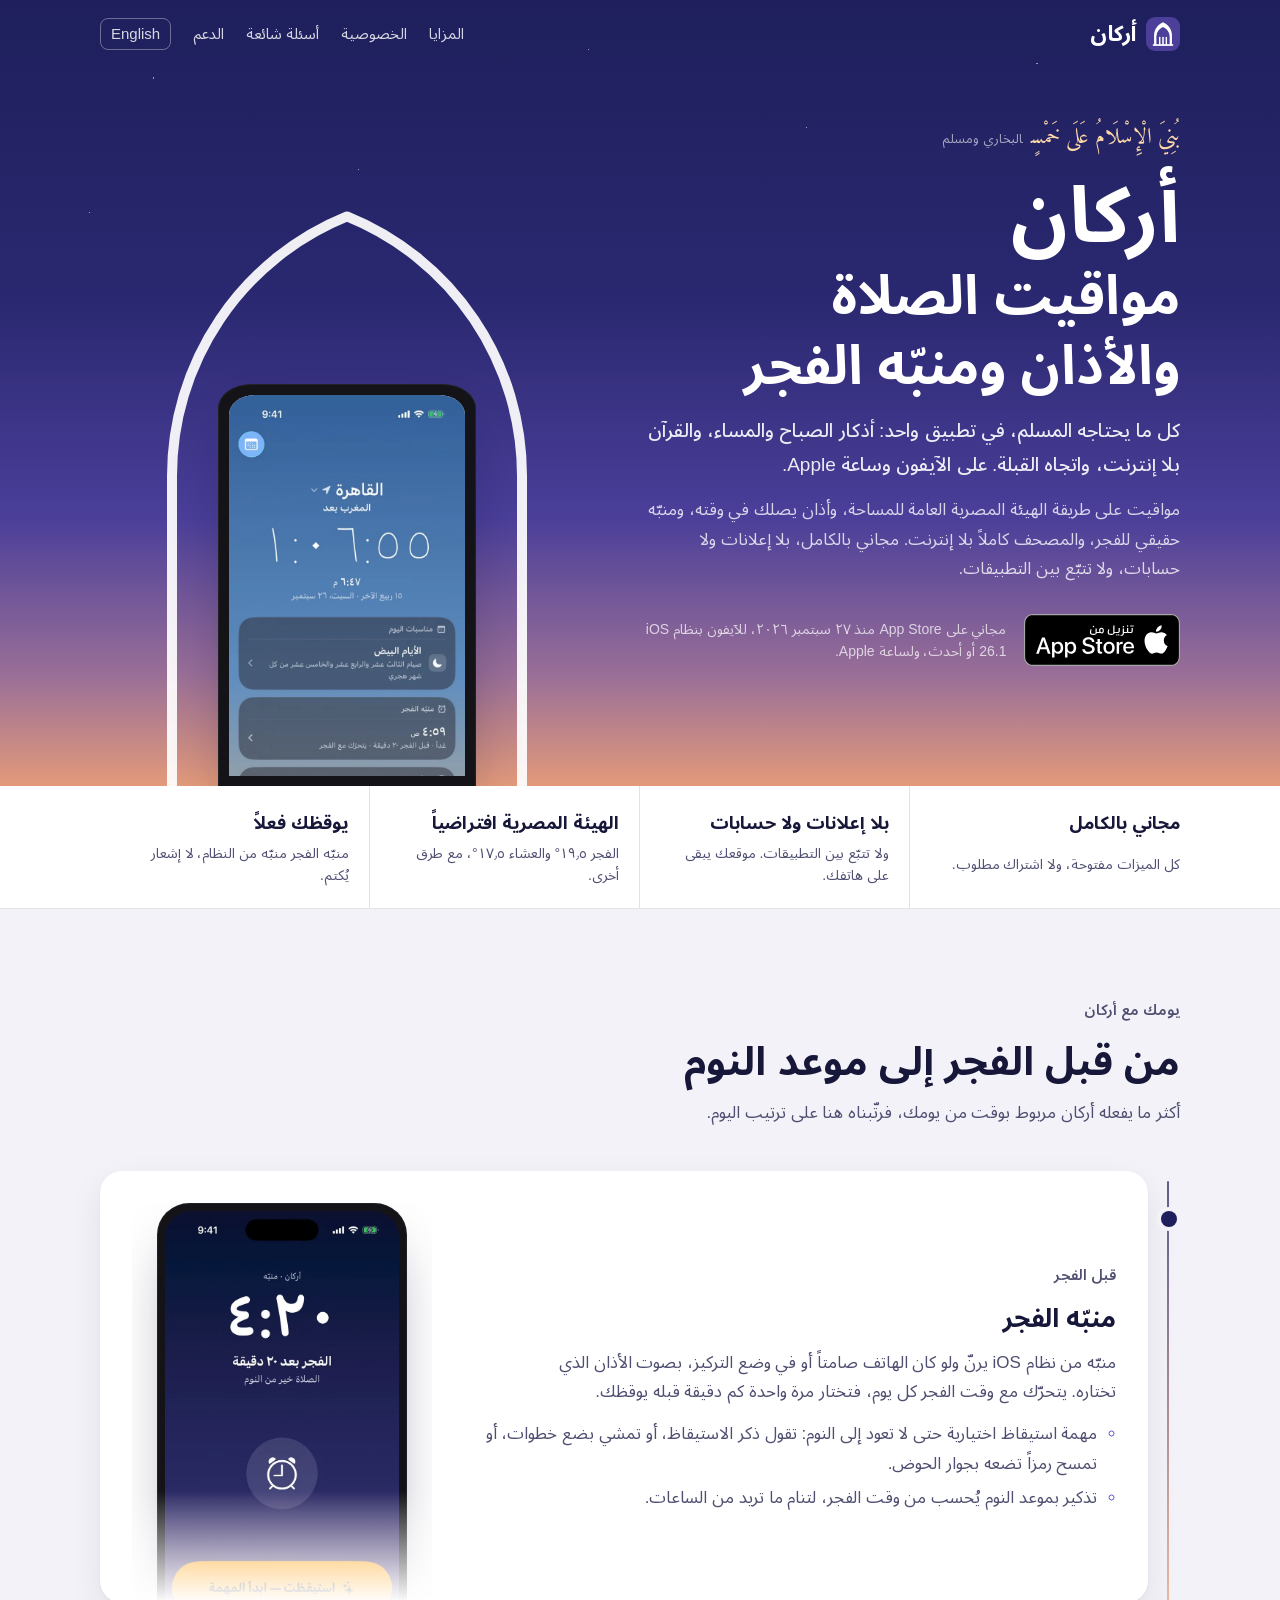
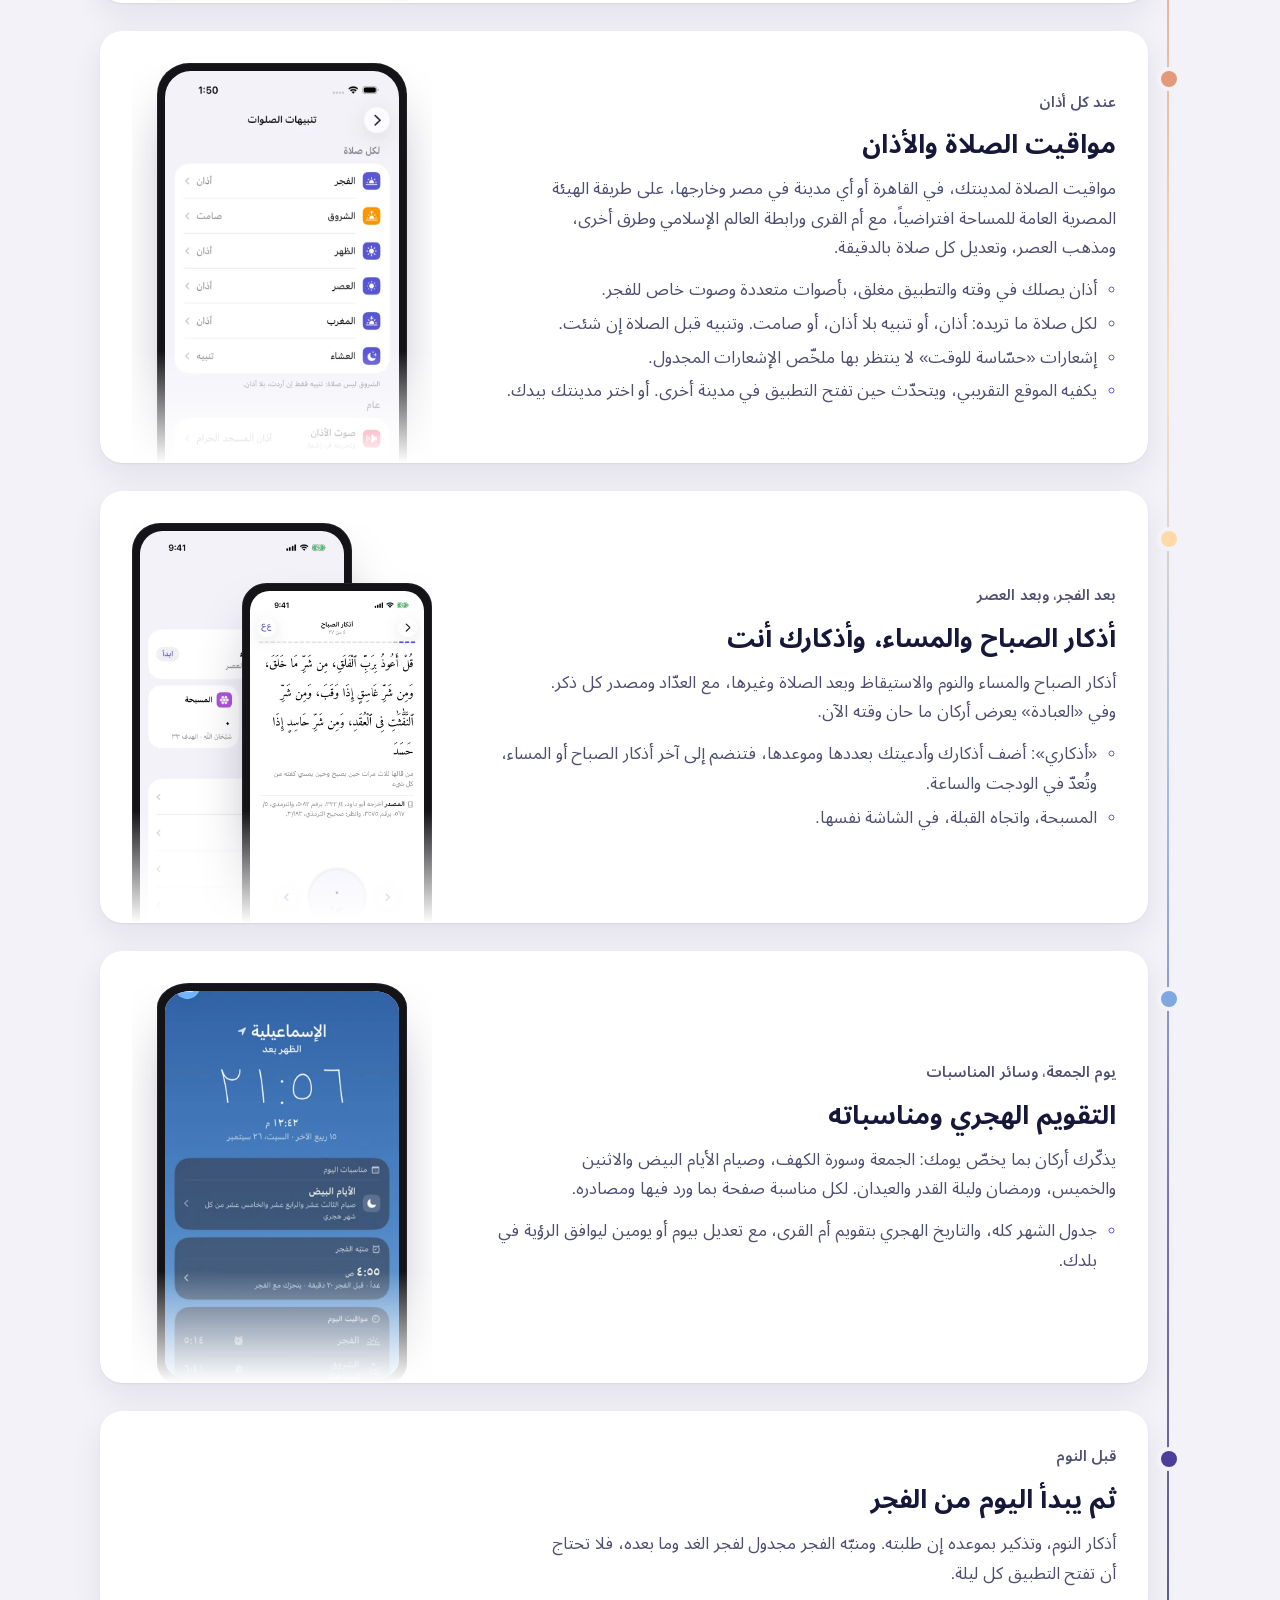
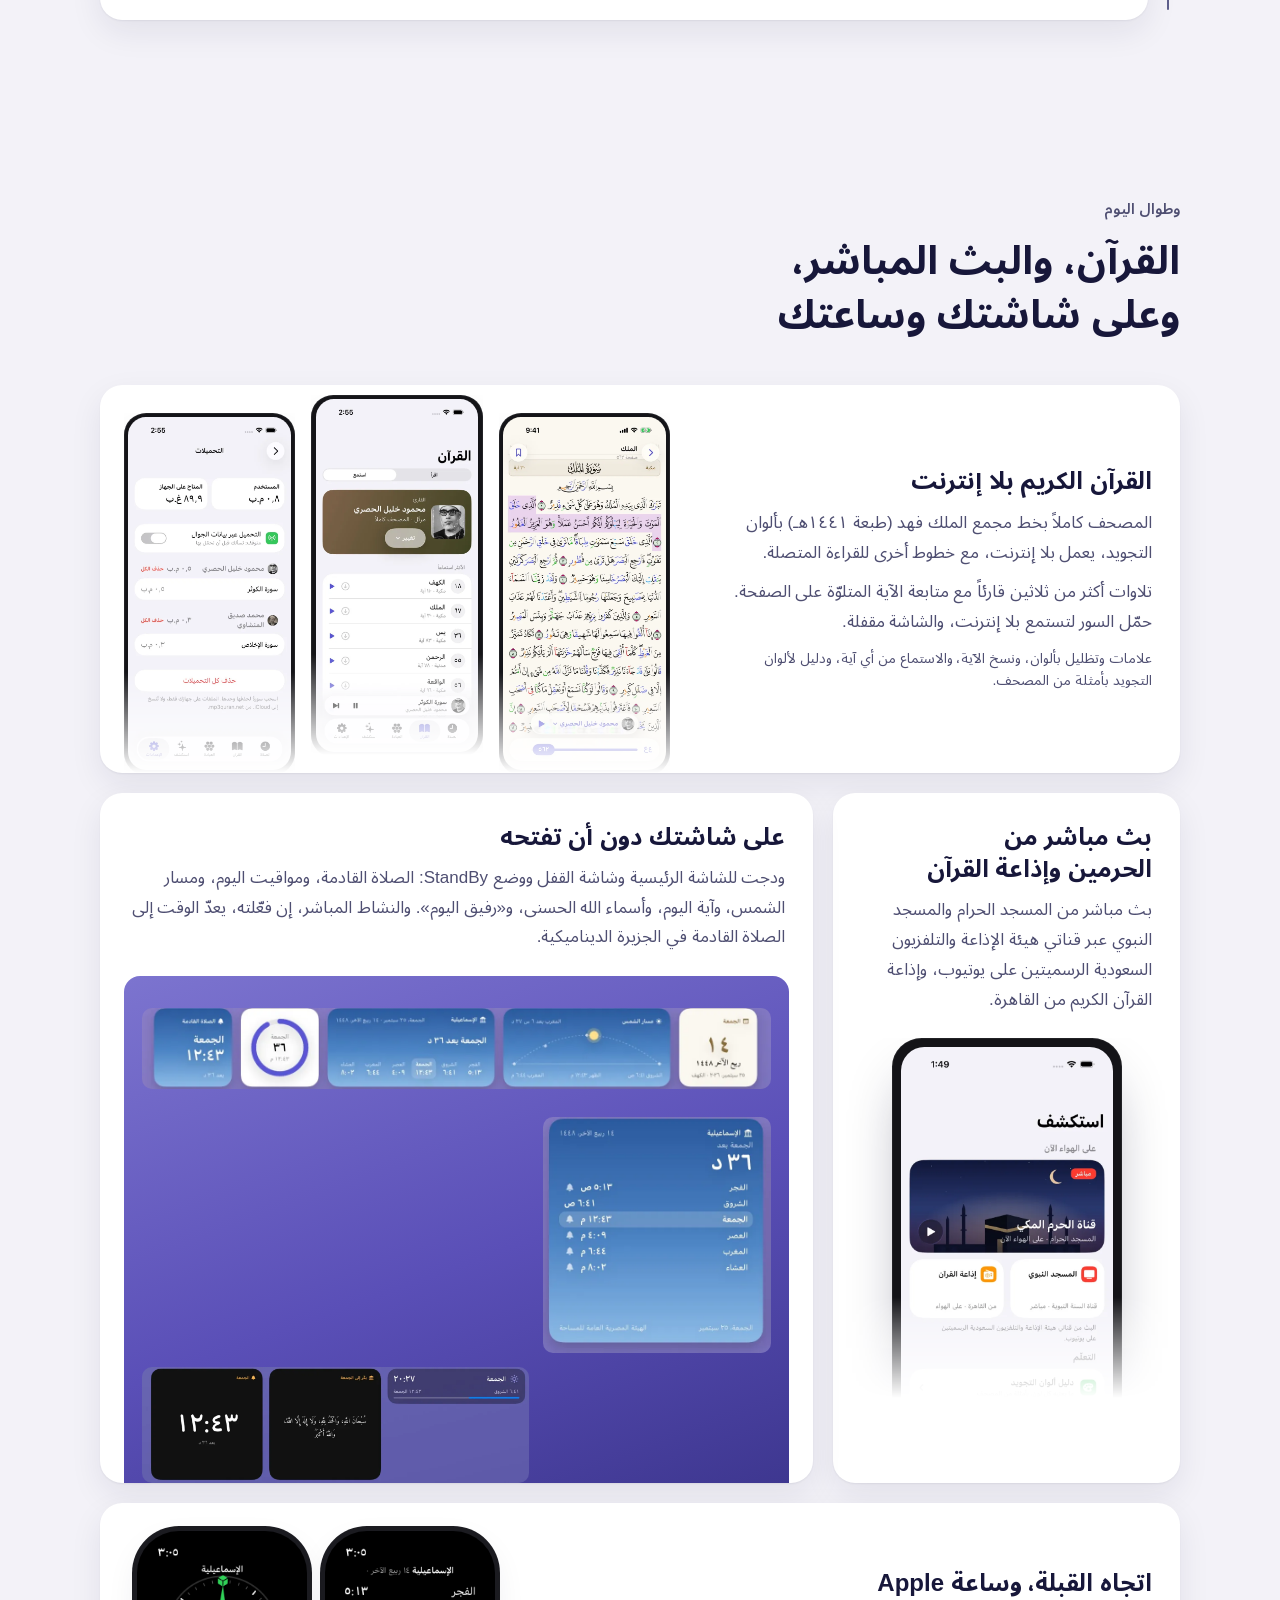
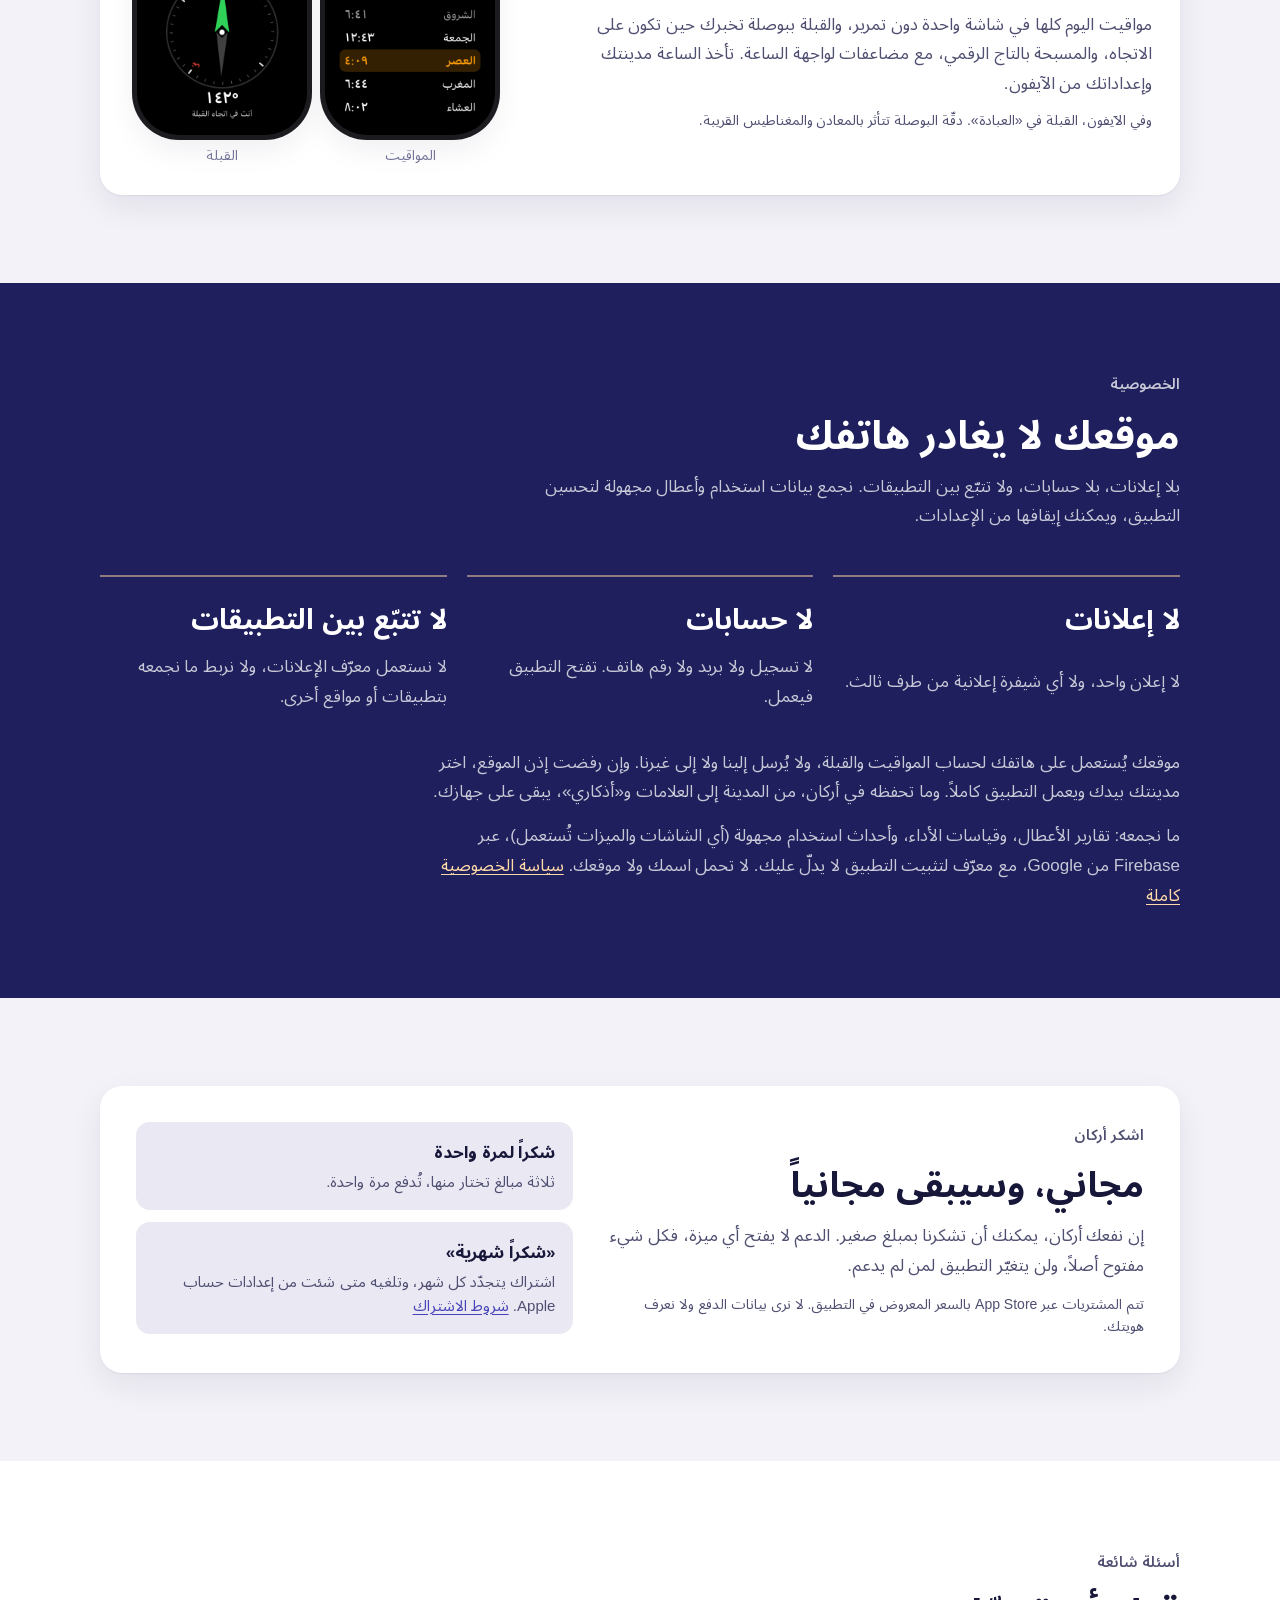
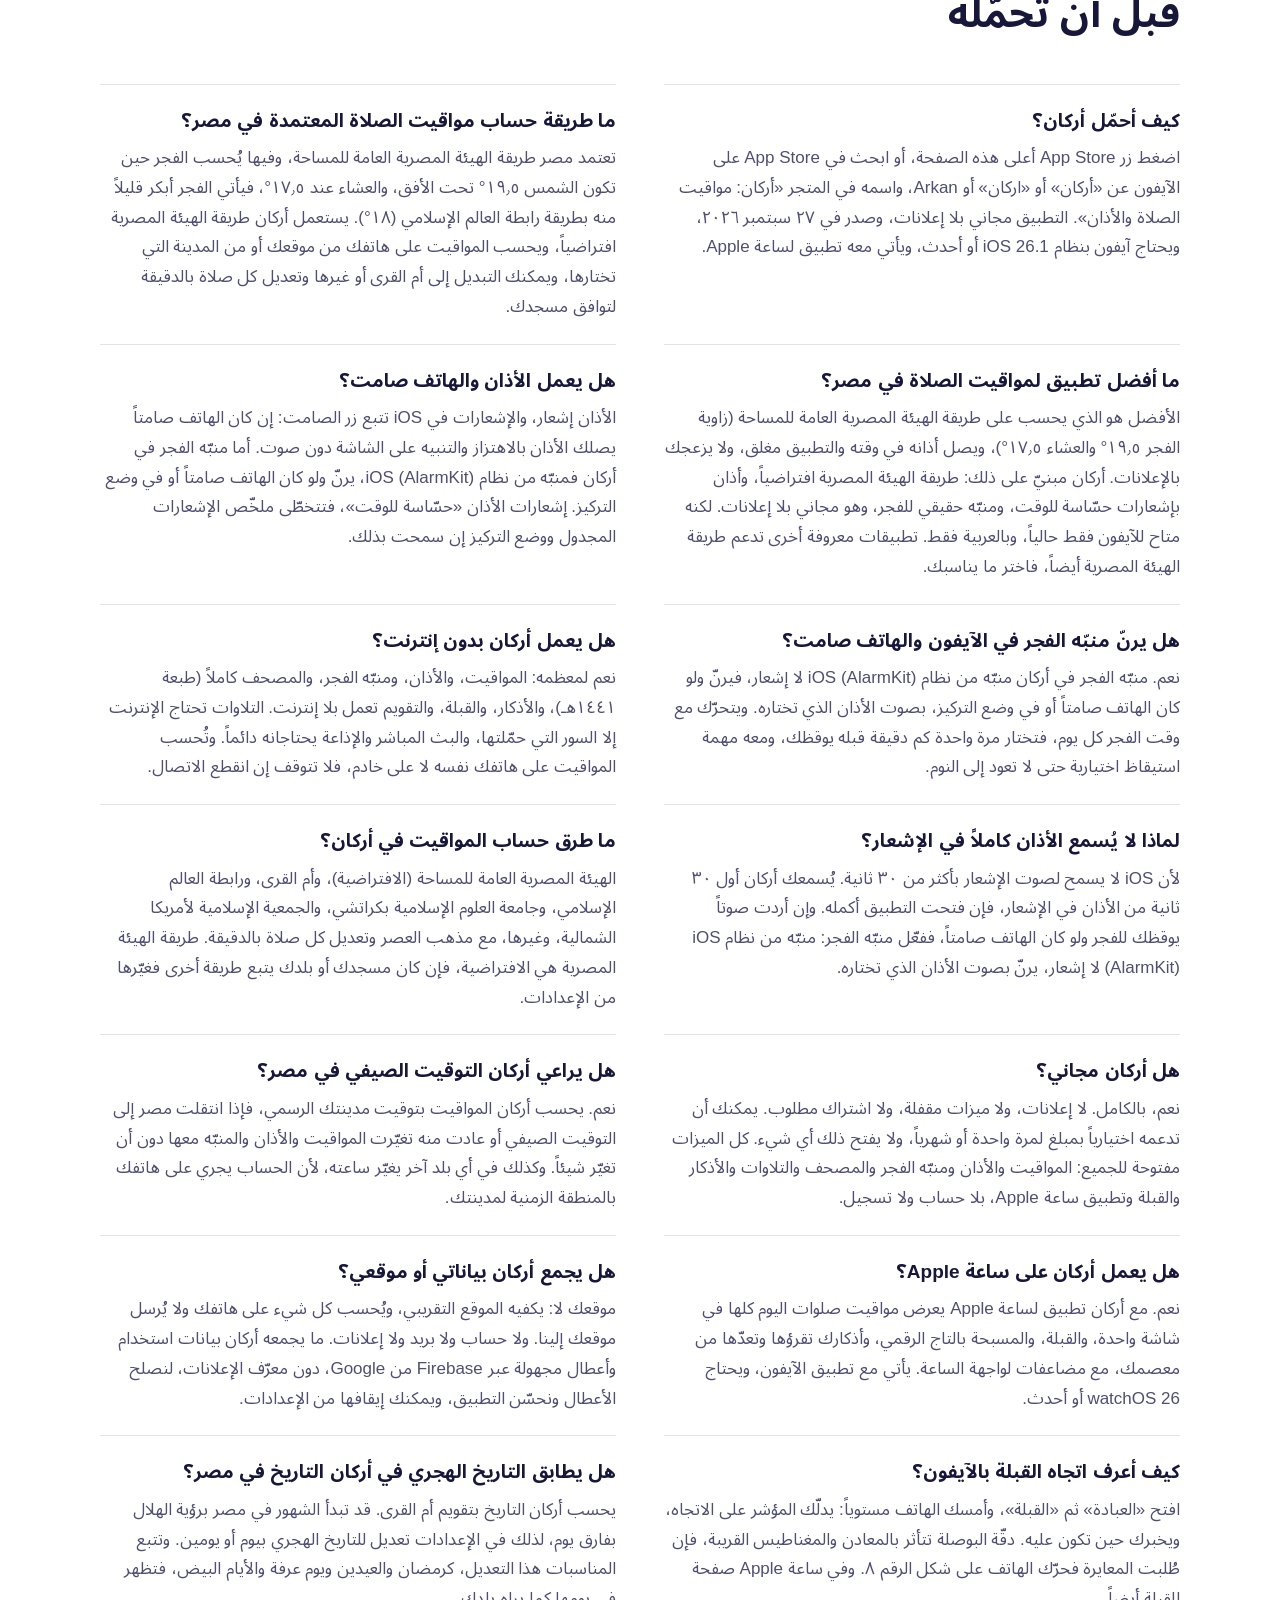
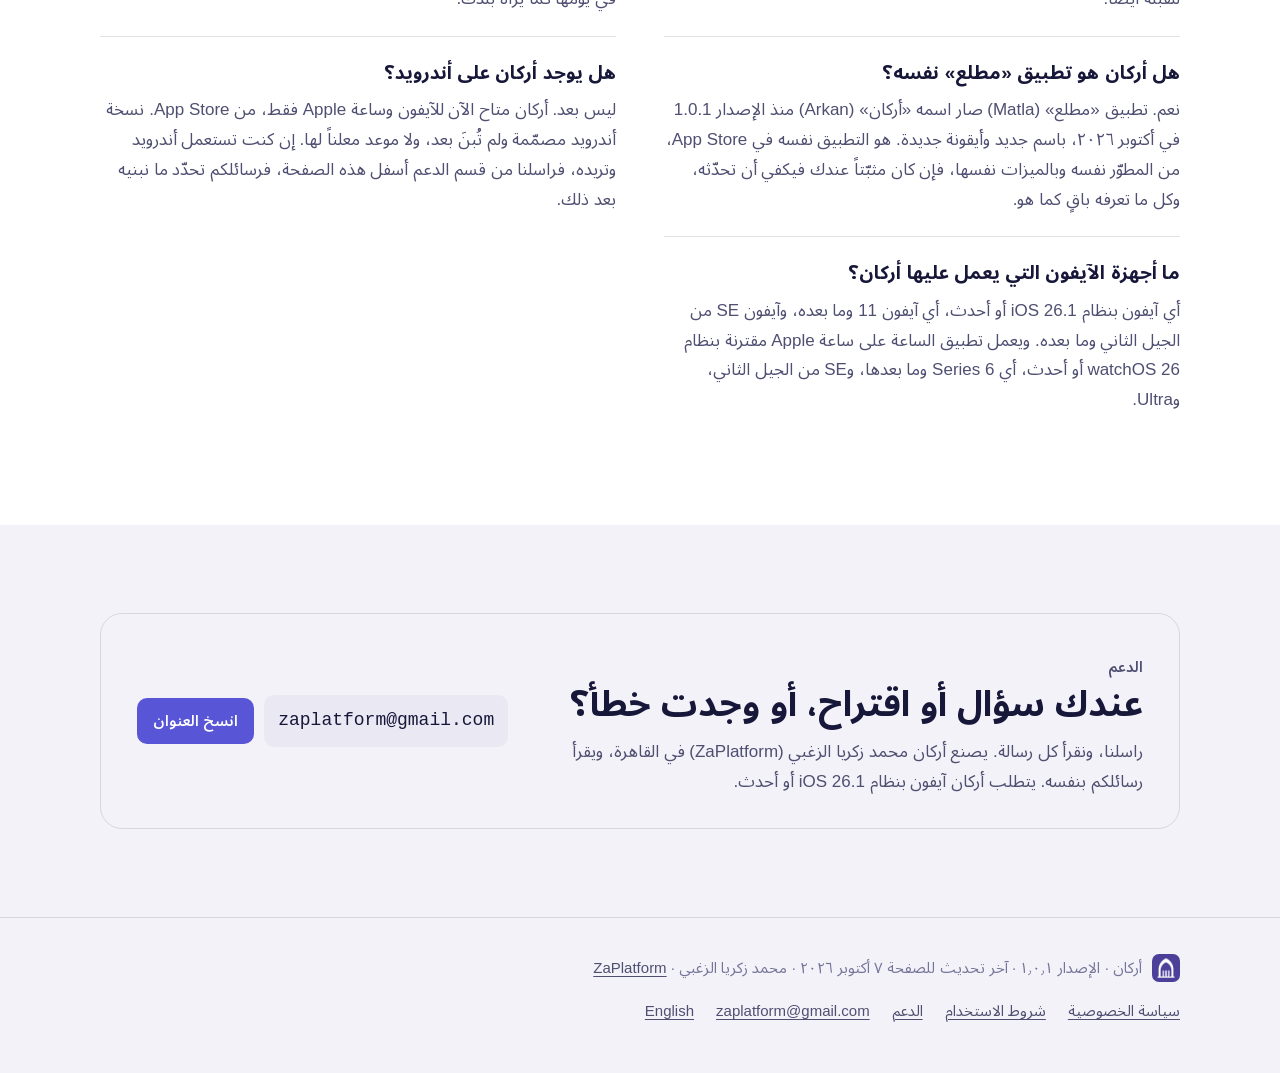
<file: index.html>
<!doctype html>
<html lang="ar" dir="rtl">
<head>
<meta charset="utf-8">
<meta name="viewport" content="width=device-width, initial-scale=1, viewport-fit=cover">
<title>أركان: تطبيق مواقيت الصلاة والأذان للآيفون وساعة Apple</title>
<meta name="description" content="تطبيق أذان ومواقيت الصلاة للآيفون وساعة Apple، على طريقة الهيئة المصرية العامة للمساحة: أذان في وقته، ومنبّه للفجر يرنّ والهاتف صامت، والمصحف بلا إنترنت. مجاني بلا إعلانات.">
<link rel="canonical" href="https://arkan.zaplatform.com/">
<link rel="alternate" hreflang="ar" href="https://arkan.zaplatform.com/">
<link rel="alternate" hreflang="en" href="https://arkan.zaplatform.com/en/">
<link rel="alternate" hreflang="x-default" href="https://arkan.zaplatform.com/">
<meta name="theme-color" content="#1E1F5C">
<meta name="color-scheme" content="light dark">
<link rel="icon" type="image/png" href="img/favicon.png">
<link rel="apple-touch-icon" href="img/apple-touch-icon.png">
<meta name="apple-itunes-app" content="app-id=6813938812">

<meta property="og:type" content="website">
<meta property="og:site_name" content="أركان">
<meta property="og:locale" content="ar_AR">
<meta property="og:locale:alternate" content="en_US">
<meta property="og:url" content="https://arkan.zaplatform.com/">
<meta property="og:title" content="أركان: مواقيت الصلاة والأذان ومنبّه الفجر للآيفون وساعة Apple">
<meta property="og:description" content="مواقيت على طريقة الهيئة المصرية العامة للمساحة، وأذان في وقته، ومنبّه حقيقي للفجر، والمصحف كاملاً بلا إنترنت. مجاني بلا إعلانات ولا حسابات، وموقعك لا يغادر هاتفك.">
<meta property="og:image" content="https://arkan.zaplatform.com/img/og-ar.jpg">
<meta property="og:image:width" content="1200">
<meta property="og:image:height" content="630">
<meta property="og:image:alt" content="أركان: مواقيت الصلاة والأذان ومنبّه الفجر، على الآيفون وساعة Apple">
<meta name="twitter:card" content="summary_large_image">
<meta name="twitter:title" content="أركان: مواقيت الصلاة والأذان ومنبّه الفجر للآيفون وساعة Apple">
<meta name="twitter:description" content="مواقيت الصلاة على طريقة الهيئة المصرية العامة للمساحة، وأذان في وقته، ومنبّه للفجر يرنّ والهاتف صامت، والمصحف بلا إنترنت. للآيفون وساعة Apple، مجاني بلا إعلانات.">
<meta name="twitter:image" content="https://arkan.zaplatform.com/img/og-ar.jpg">

<link rel="preconnect" href="https://fonts.googleapis.com">
<link rel="preconnect" href="https://fonts.gstatic.com" crossorigin>
<!-- Only the hadith line needs a webfont; text= subsets Amiri Quran to its glyphs. Everything else is the system font. -->
<link rel="preload" as="style" href="https://fonts.googleapis.com/css2?family=Amiri+Quran&amp;text=%D8%A8%D9%8F%D9%86%D9%90%D9%8A%D9%8E%20%D8%A7%D9%84%D9%92%D8%A5%D9%90%D8%B3%D9%92%D9%84%D9%8E%D8%A7%D9%85%D9%8F%20%D8%B9%D9%8E%D9%84%D9%8E%D9%89%20%D8%AE%D9%8E%D9%85%D9%92%D8%B3%D9%8D&amp;display=swap" onload="this.onload=null;this.rel='stylesheet'">
<noscript><link rel="stylesheet" href="https://fonts.googleapis.com/css2?family=Amiri+Quran&amp;text=%D8%A8%D9%8F%D9%86%D9%90%D9%8A%D9%8E%20%D8%A7%D9%84%D9%92%D8%A5%D9%90%D8%B3%D9%92%D9%84%D9%8E%D8%A7%D9%85%D9%8F%20%D8%B9%D9%8E%D9%84%D9%8E%D9%89%20%D8%AE%D9%8E%D9%85%D9%92%D8%B3%D9%8D&amp;display=swap"></noscript>
<link rel="preload" as="image" href="img/shots/today.webp" type="image/webp">
<link rel="stylesheet" href="landing.css">

<script type="application/ld+json">
{
  "@context": "https://schema.org",
  "@graph": [
    {
      "@type": "Organization",
      "@id": "https://zaplatform.com/#org",
      "name": "ZaPlatform",
      "url": "https://zaplatform.com/",
      "logo": {
        "@type": "ImageObject",
        "url": "https://arkan.zaplatform.com/img/icon-512.png",
        "width": 512,
        "height": 512
      },
      "email": "zaplatform@gmail.com",
      "founder": {
        "@id": "https://zaplatform.com/#founder"
      },
      "contactPoint": {
        "@type": "ContactPoint",
        "contactType": "customer support",
        "email": "zaplatform@gmail.com",
        "url": "https://arkan.zaplatform.com/#support",
        "availableLanguage": [
          "ar",
          "en"
        ]
      }
    },
    {
      "@type": "Person",
      "@id": "https://zaplatform.com/#founder",
      "name": "Mohamed Zakaria El-Zoghbi",
      "url": "https://zaplatform.com/",
      "worksFor": {
        "@id": "https://zaplatform.com/#org"
      },
      "sameAs": [
        "https://apps.apple.com/eg/developer/mohamed-elzoghbi/id1796668769"
      ]
    },
    {
      "@type": "WebSite",
      "@id": "https://arkan.zaplatform.com/#website",
      "url": "https://arkan.zaplatform.com/",
      "name": "أركان",
      "alternateName": "Arkan",
      "inLanguage": [
        "ar",
        "en"
      ],
      "publisher": {
        "@id": "https://zaplatform.com/#org"
      }
    },
    {
      "@type": "WebPage",
      "@id": "https://arkan.zaplatform.com/#webpage",
      "url": "https://arkan.zaplatform.com/",
      "name": "أركان: تطبيق مواقيت الصلاة والأذان للآيفون وساعة Apple",
      "description": "تطبيق أذان ومواقيت الصلاة للآيفون وساعة Apple، على طريقة الهيئة المصرية العامة للمساحة: أذان في وقته، ومنبّه للفجر يرنّ والهاتف صامت، والمصحف بلا إنترنت. مجاني بلا إعلانات.",
      "inLanguage": "ar",
      "isPartOf": {
        "@id": "https://arkan.zaplatform.com/#website"
      },
      "about": {
        "@id": "https://arkan.zaplatform.com/#app"
      },
      "primaryImageOfPage": {
        "@type": "ImageObject",
        "url": "https://arkan.zaplatform.com/img/og-ar.jpg",
        "width": 1200,
        "height": 630
      },
      "datePublished": "2026-09-26",
      "dateModified": "2026-10-07"
    },
    {
      "@type": "MobileApplication",
      "@id": "https://arkan.zaplatform.com/#app",
      "name": "أركان",
      "alternateName": [
        "Arkan",
        "أركان: مواقيت الصلاة والأذان",
        "Arkan: Prayer Times & Athan"
      ],
      "url": "https://arkan.zaplatform.com/",
      "description": "تطبيق مواقيت الصلاة والأذان ومنبّه الفجر والمصحف كاملاً بلا إنترنت، على طريقة الهيئة المصرية العامة للمساحة افتراضياً. مجاني بلا إعلانات ولا حسابات.",
      "operatingSystem": "iOS 26.1 or later, watchOS 26 or later",
      "applicationCategory": "LifestyleApplication",
      "applicationSubCategory": "مواقيت الصلاة",
      "genre": [
        "Lifestyle",
        "Reference"
      ],
      "softwareVersion": "1.0.1",
      "datePublished": "2026-09-27",
      "fileSize": "215MB",
      "contentRating": "4+",
      "inLanguage": "ar",
      "isAccessibleForFree": true,
      "offers": {
        "@type": "Offer",
        "price": "0",
        "priceCurrency": "EGP",
        "url": "https://apps.apple.com/app/id6813938812"
      },
      "downloadUrl": "https://apps.apple.com/app/id6813938812",
      "installUrl": "https://apps.apple.com/app/id6813938812",
      "sameAs": [
        "https://apps.apple.com/eg/app/arkan-prayer-times-athan/id6813938812"
      ],
      "screenshot": [
        "https://arkan.zaplatform.com/img/shots/today.jpg",
        "https://arkan.zaplatform.com/img/shots/fajr.jpg",
        "https://arkan.zaplatform.com/img/shots/mushaf.jpg"
      ],
      "image": "https://arkan.zaplatform.com/img/icon-512.png",
      "featureList": [
        "مواقيت الصلاة بطريقة الهيئة المصرية العامة للمساحة وأم القرى ورابطة العالم الإسلامي",
        "أذان بإشعارات حسّاسة للوقت",
        "منبّه الفجر بنظام AlarmKit يرنّ والهاتف صامت",
        "المصحف كاملاً بلا إنترنت بخط مجمع الملك فهد",
        "تلاوات أكثر من ثلاثين قارئاً مع التحميل",
        "أذكار الصباح والمساء، المسبحة، اتجاه القبلة، التقويم الهجري",
        "ودجت، نشاط مباشر، تطبيق ساعة Apple"
      ],
      "author": {
        "@id": "https://zaplatform.com/#founder"
      },
      "publisher": {
        "@id": "https://zaplatform.com/#org"
      },
      "availableOnDevice": "iPhone, Apple Watch",
      "dateModified": "2026-10-04"
    }
  ]
}
</script>
<!-- FAQ-LD: generated from the visible FAQ by tools/gen-faq.py; do not edit by hand -->
<script type="application/ld+json">
{
  "@context": "https://schema.org",
  "@type": "FAQPage",
  "inLanguage": "ar",
  "mainEntity": [
    {
      "@type": "Question",
      "name": "كيف أحمّل أركان؟",
      "acceptedAnswer": {
        "@type": "Answer",
        "text": "اضغط زر App Store أعلى هذه الصفحة، أو ابحث في App Store على الآيفون عن «أركان» أو «اركان» أو Arkan، واسمه في المتجر «أركان: مواقيت الصلاة والأذان». التطبيق مجاني بلا إعلانات، وصدر في ٢٧ سبتمبر ٢٠٢٦، ويحتاج آيفون بنظام iOS 26.1 أو أحدث، ويأتي معه تطبيق لساعة Apple."
      }
    },
    {
      "@type": "Question",
      "name": "ما طريقة حساب مواقيت الصلاة المعتمدة في مصر؟",
      "acceptedAnswer": {
        "@type": "Answer",
        "text": "تعتمد مصر طريقة الهيئة المصرية العامة للمساحة، وفيها يُحسب الفجر حين تكون الشمس ١٩٫٥° تحت الأفق، والعشاء عند ١٧٫٥°، فيأتي الفجر أبكر قليلاً منه بطريقة رابطة العالم الإسلامي (١٨°). يستعمل أركان طريقة الهيئة المصرية افتراضياً، ويحسب المواقيت على هاتفك من موقعك أو من المدينة التي تختارها، ويمكنك التبديل إلى أم القرى أو غيرها وتعديل كل صلاة بالدقيقة لتوافق مسجدك."
      }
    },
    {
      "@type": "Question",
      "name": "ما أفضل تطبيق لمواقيت الصلاة في مصر؟",
      "acceptedAnswer": {
        "@type": "Answer",
        "text": "الأفضل هو الذي يحسب على طريقة الهيئة المصرية العامة للمساحة (زاوية الفجر ١٩٫٥° والعشاء ١٧٫٥°)، ويصل أذانه في وقته والتطبيق مغلق، ولا يزعجك بالإعلانات. أركان مبنيّ على ذلك: طريقة الهيئة المصرية افتراضياً، وأذان بإشعارات حسّاسة للوقت، ومنبّه حقيقي للفجر، وهو مجاني بلا إعلانات. لكنه متاح للآيفون فقط حالياً، وبالعربية فقط. تطبيقات معروفة أخرى تدعم طريقة الهيئة المصرية أيضاً، فاختر ما يناسبك."
      }
    },
    {
      "@type": "Question",
      "name": "هل يعمل الأذان والهاتف صامت؟",
      "acceptedAnswer": {
        "@type": "Answer",
        "text": "الأذان إشعار، والإشعارات في iOS تتبع زر الصامت: إن كان الهاتف صامتاً يصلك الأذان بالاهتزاز والتنبيه على الشاشة دون صوت. أما منبّه الفجر في أركان فمنبّه من نظام iOS (AlarmKit)، يرنّ ولو كان الهاتف صامتاً أو في وضع التركيز. إشعارات الأذان «حسّاسة للوقت»، فتتخطّى ملخّص الإشعارات المجدول ووضع التركيز إن سمحت بذلك."
      }
    },
    {
      "@type": "Question",
      "name": "هل يرنّ منبّه الفجر في الآيفون والهاتف صامت؟",
      "acceptedAnswer": {
        "@type": "Answer",
        "text": "نعم. منبّه الفجر في أركان منبّه من نظام iOS (AlarmKit) لا إشعار، فيرنّ ولو كان الهاتف صامتاً أو في وضع التركيز، بصوت الأذان الذي تختاره. ويتحرّك مع وقت الفجر كل يوم، فتختار مرة واحدة كم دقيقة قبله يوقظك، ومعه مهمة استيقاظ اختيارية حتى لا تعود إلى النوم."
      }
    },
    {
      "@type": "Question",
      "name": "هل يعمل أركان بدون إنترنت؟",
      "acceptedAnswer": {
        "@type": "Answer",
        "text": "نعم لمعظمه: المواقيت، والأذان، ومنبّه الفجر، والمصحف كاملاً (طبعة ١٤٤١هـ)، والأذكار، والقبلة، والتقويم تعمل بلا إنترنت. التلاوات تحتاج الإنترنت إلا السور التي حمّلتها، والبث المباشر والإذاعة يحتاجانه دائماً. وتُحسب المواقيت على هاتفك نفسه لا على خادم، فلا تتوقف إن انقطع الاتصال."
      }
    },
    {
      "@type": "Question",
      "name": "لماذا لا يُسمع الأذان كاملاً في الإشعار؟",
      "acceptedAnswer": {
        "@type": "Answer",
        "text": "لأن iOS لا يسمح لصوت الإشعار بأكثر من ٣٠ ثانية. يُسمعك أركان أول ٣٠ ثانية من الأذان في الإشعار، فإن فتحت التطبيق أكمله. وإن أردت صوتاً يوقظك للفجر ولو كان الهاتف صامتاً، ففعّل منبّه الفجر: منبّه من نظام iOS (AlarmKit) لا إشعار، يرنّ بصوت الأذان الذي تختاره."
      }
    },
    {
      "@type": "Question",
      "name": "ما طرق حساب المواقيت في أركان؟",
      "acceptedAnswer": {
        "@type": "Answer",
        "text": "الهيئة المصرية العامة للمساحة (الافتراضية)، وأم القرى، ورابطة العالم الإسلامي، وجامعة العلوم الإسلامية بكراتشي، والجمعية الإسلامية لأمريكا الشمالية، وغيرها، مع مذهب العصر وتعديل كل صلاة بالدقيقة. طريقة الهيئة المصرية هي الافتراضية، فإن كان مسجدك أو بلدك يتبع طريقة أخرى فغيّرها من الإعدادات."
      }
    },
    {
      "@type": "Question",
      "name": "هل أركان مجاني؟",
      "acceptedAnswer": {
        "@type": "Answer",
        "text": "نعم، بالكامل. لا إعلانات، ولا ميزات مقفلة، ولا اشتراك مطلوب. يمكنك أن تدعمه اختيارياً بمبلغ لمرة واحدة أو شهرياً، ولا يفتح ذلك أي شيء. كل الميزات مفتوحة للجميع: المواقيت والأذان ومنبّه الفجر والمصحف والتلاوات والأذكار والقبلة وتطبيق ساعة Apple، بلا حساب ولا تسجيل."
      }
    },
    {
      "@type": "Question",
      "name": "هل يراعي أركان التوقيت الصيفي في مصر؟",
      "acceptedAnswer": {
        "@type": "Answer",
        "text": "نعم. يحسب أركان المواقيت بتوقيت مدينتك الرسمي، فإذا انتقلت مصر إلى التوقيت الصيفي أو عادت منه تغيّرت المواقيت والأذان والمنبّه معها دون أن تغيّر شيئاً. وكذلك في أي بلد آخر يغيّر ساعته، لأن الحساب يجري على هاتفك بالمنطقة الزمنية لمدينتك."
      }
    },
    {
      "@type": "Question",
      "name": "هل يعمل أركان على ساعة Apple؟",
      "acceptedAnswer": {
        "@type": "Answer",
        "text": "نعم. مع أركان تطبيق لساعة Apple يعرض مواقيت صلوات اليوم كلها في شاشة واحدة، والقبلة، والمسبحة بالتاج الرقمي، وأذكارك تقرؤها وتعدّها من معصمك، مع مضاعفات لواجهة الساعة. يأتي مع تطبيق الآيفون، ويحتاج watchOS 26 أو أحدث."
      }
    },
    {
      "@type": "Question",
      "name": "هل يجمع أركان بياناتي أو موقعي؟",
      "acceptedAnswer": {
        "@type": "Answer",
        "text": "موقعك لا: يكفيه الموقع التقريبي، ويُحسب كل شيء على هاتفك ولا يُرسل موقعك إلينا. ولا حساب ولا بريد ولا إعلانات. ما يجمعه أركان بيانات استخدام وأعطال مجهولة عبر Firebase من Google، دون معرّف الإعلانات، لنصلح الأعطال ونحسّن التطبيق، ويمكنك إيقافها من الإعدادات."
      }
    },
    {
      "@type": "Question",
      "name": "كيف أعرف اتجاه القبلة بالآيفون؟",
      "acceptedAnswer": {
        "@type": "Answer",
        "text": "افتح «العبادة» ثم «القبلة»، وأمسك الهاتف مستوياً: يدلّك المؤشر على الاتجاه، ويخبرك حين تكون عليه. دقّة البوصلة تتأثر بالمعادن والمغناطيس القريبة، فإن طُلبت المعايرة فحرّك الهاتف على شكل الرقم ٨. وفي ساعة Apple صفحة للقبلة أيضاً."
      }
    },
    {
      "@type": "Question",
      "name": "هل يطابق التاريخ الهجري في أركان التاريخ في مصر؟",
      "acceptedAnswer": {
        "@type": "Answer",
        "text": "يحسب أركان التاريخ بتقويم أم القرى. قد تبدأ الشهور في مصر برؤية الهلال بفارق يوم، لذلك في الإعدادات تعديل للتاريخ الهجري بيوم أو يومين. وتتبع المناسبات هذا التعديل، كرمضان والعيدين ويوم عرفة والأيام البيض، فتظهر في يومها كما يراه بلدك."
      }
    },
    {
      "@type": "Question",
      "name": "هل أركان هو تطبيق «مطلع» نفسه؟",
      "acceptedAnswer": {
        "@type": "Answer",
        "text": "نعم. تطبيق «مطلع» (Matla) صار اسمه «أركان» (Arkan) منذ الإصدار 1.0.1 في أكتوبر ٢٠٢٦، باسم جديد وأيقونة جديدة. هو التطبيق نفسه في App Store، من المطوّر نفسه وبالميزات نفسها، فإن كان مثبّتاً عندك فيكفي أن تحدّثه، وكل ما تعرفه باقٍ كما هو."
      }
    },
    {
      "@type": "Question",
      "name": "هل يوجد أركان على أندرويد؟",
      "acceptedAnswer": {
        "@type": "Answer",
        "text": "ليس بعد. أركان متاح الآن للآيفون وساعة Apple فقط، من App Store. نسخة أندرويد مصمّمة ولم تُبنَ بعد، ولا موعد معلناً لها. إن كنت تستعمل أندرويد وتريده، فراسلنا من قسم الدعم أسفل هذه الصفحة، فرسائلكم تحدّد ما نبنيه بعد ذلك."
      }
    },
    {
      "@type": "Question",
      "name": "ما أجهزة الآيفون التي يعمل عليها أركان؟",
      "acceptedAnswer": {
        "@type": "Answer",
        "text": "أي آيفون بنظام iOS 26.1 أو أحدث، أي آيفون 11 وما بعده، وآيفون SE من الجيل الثاني وما بعده. ويعمل تطبيق الساعة على ساعة Apple مقترنة بنظام watchOS 26 أو أحدث، أي Series 6 وما بعدها، وSE من الجيل الثاني، وUltra."
      }
    }
  ]
}
</script>
<!-- /FAQ-LD -->
</head>
<body>

<header class="bar">
  <div class="wrap">
    <a class="brand" href="./"><img src="img/icon-512.png" alt="" width="34" height="34">أركان</a>
    <nav aria-label="أقسام الصفحة">
      <a href="#day">المزايا</a>
      <a href="#privacy">الخصوصية</a>
      <a href="#faq">أسئلة شائعة</a>
      <a href="#support">الدعم</a>
      <a class="lang" href="en/" hreflang="en" lang="en">English</a>
    </nav>
  </div>
</header>

<main>
  <section class="hero" aria-labelledby="h1">
    <div class="wrap">
      <div class="hero-copy">
        <p class="ayah">بُنِيَ الْإِسْلَامُ عَلَى خَمْسٍ<small>البخاري ومسلم</small></p>
        <h1 id="h1"><span class="name">أركان</span>مواقيت الصلاة والأذان ومنبّه الفجر</h1>
        <p class="sub">كل ما يحتاجه المسلم، في تطبيق واحد: أذكار الصباح والمساء، والقرآن بلا إنترنت، واتجاه القبلة. على الآيفون وساعة Apple.</p>
        <p class="lead">مواقيت على طريقة الهيئة المصرية العامة للمساحة، وأذان يصلك في وقته، ومنبّه حقيقي للفجر، والمصحف كاملاً بلا إنترنت. مجاني بالكامل، بلا إعلانات ولا حسابات، ولا تتبّع بين التطبيقات.</p>
        <div class="cta">
          <a class="store-live" id="store" href="https://apps.apple.com/app/id6813938812">
            <img src="img/appstore-ar.svg" alt="تنزيل أركان من App Store" width="156" height="52">
          </a>
          <p class="note">مجاني على App Store منذ ٢٧ سبتمبر ٢٠٢٦، للآيفون بنظام iOS 26.1 أو أحدث، ولساعة Apple.</p>
        </div>
      </div>

      <div class="mihrab" aria-hidden="true">
        <svg class="arch" viewBox="0 0 430 600" preserveAspectRatio="none">
          <path d="M40 606V290A280 280 0 0 1 215 30.4A280 280 0 0 1 390 290V606" stroke-linejoin="round" fill="none" stroke="#fff" stroke-opacity=".92" stroke-width="10" stroke-linecap="round"/>
        </svg>
        <div class="sunrise"></div>
        <div class="phone"><picture><source srcset="img/shots/today.webp" type="image/webp"><img class="screen" src="img/shots/today.jpg" alt="شاشة الصلاة في أركان على الآيفون: العدّ التنازلي للمغرب في القاهرة، ومناسبة اليوم، ومنبّه الفجر، ومواقيت اليوم" width="640" height="1391" fetchpriority="high"></picture></div>
      </div>
    </div>
  </section>

  <div class="facts">
    <div class="wrap">
      <ul>
        <li><b>مجاني بالكامل</b><span>كل الميزات مفتوحة، ولا اشتراك مطلوب.</span></li>
        <li><b>بلا إعلانات ولا حسابات</b><span>ولا تتبّع بين التطبيقات. موقعك يبقى على هاتفك.</span></li>
        <li><b>الهيئة المصرية افتراضياً</b><span class="num">الفجر ١٩٫٥° والعشاء ١٧٫٥°، مع طرق أخرى.</span></li>
        <li><b>يوقظك فعلاً</b><span>منبّه الفجر منبّه من النظام، لا إشعار يُكتم.</span></li>
      </ul>
    </div>
  </div>

  <section class="day" id="day" aria-labelledby="day-h">
    <div class="wrap">
      <div class="head">
        <p class="kicker">يومك مع أركان</p>
        <h2 id="day-h">من قبل الفجر إلى موعد النوم</h2>
        <p>أكثر ما يفعله أركان مربوط بوقت من يومك، فرتّبناه هنا على ترتيب اليوم.</p>
      </div>

      <ol class="stops">
        <li class="stop" style="--dot: var(--night)">
          <div class="txt">
            <p class="when">قبل الفجر</p>
            <h3>منبّه الفجر</h3>
            <p>منبّه من نظام iOS يرنّ ولو كان الهاتف صامتاً أو في وضع التركيز، بصوت الأذان الذي تختاره. يتحرّك مع وقت الفجر كل يوم، فتختار مرة واحدة كم دقيقة قبله يوقظك.</p>
            <ul>
              <li>مهمة استيقاظ اختيارية حتى لا تعود إلى النوم: تقول ذكر الاستيقاظ، أو تمشي بضع خطوات، أو تمسح رمزاً تضعه بجوار الحوض.</li>
              <li>تذكير بموعد النوم يُحسب من وقت الفجر، لتنام ما تريد من الساعات.</li>
            </ul>
          </div>
          <div class="peek"><div class="phone"><picture><source srcset="img/shots/fajr.webp" type="image/webp"><img class="screen" src="img/shots/fajr.jpg" alt="منبّه الفجر يرنّ: الفجر بعد ٢٠ دقيقة، وزر «استيقظت — ابدأ المهمة»" loading="lazy" width="640" height="1391"></picture></div></div>
        </li>

        <li class="stop" style="--dot: var(--dawn)">
          <div class="txt">
            <p class="when">عند كل أذان</p>
            <h3>مواقيت الصلاة والأذان</h3>
            <p>مواقيت الصلاة لمدينتك، في القاهرة أو أي مدينة في مصر وخارجها، على طريقة الهيئة المصرية العامة للمساحة افتراضياً، مع أم القرى ورابطة العالم الإسلامي وطرق أخرى، ومذهب العصر، وتعديل كل صلاة بالدقيقة.</p>
            <ul>
              <li>أذان يصلك في وقته والتطبيق مغلق، بأصوات متعددة وصوت خاص للفجر.</li>
              <li>لكل صلاة ما تريده: أذان، أو تنبيه بلا أذان، أو صامت. وتنبيه قبل الصلاة إن شئت.</li>
              <li>إشعارات «حسّاسة للوقت» لا ينتظر بها ملخّص الإشعارات المجدول.</li>
              <li>يكفيه الموقع التقريبي، ويتحدّث حين تفتح التطبيق في مدينة أخرى. أو اختر مدينتك بيدك.</li>
            </ul>
          </div>
          <div class="peek"><div class="phone"><picture><source srcset="img/shots/alerts.webp" type="image/webp"><img class="screen" src="img/shots/alerts.jpg" alt="شاشة تنبيهات الصلوات: أذان أو تنبيه أو صامت لكل صلاة" loading="lazy" width="640" height="1391"></picture></div></div>
        </li>

        <li class="stop duo" style="--dot: var(--sun)">
          <div class="txt">
            <p class="when">بعد الفجر، وبعد العصر</p>
            <h3>أذكار الصباح والمساء، وأذكارك أنت</h3>
            <p>أذكار الصباح والمساء والنوم والاستيقاظ وبعد الصلاة وغيرها، مع العدّاد ومصدر كل ذكر. وفي «العبادة» يعرض أركان ما حان وقته الآن.</p>
            <ul>
              <li>«أذكاري»: أضف أذكارك وأدعيتك بعددها وموعدها، فتنضم إلى آخر أذكار الصباح أو المساء، وتُعدّ في الودجت والساعة.</li>
              <li>المسبحة، واتجاه القبلة، في الشاشة نفسها.</li>
            </ul>
          </div>
          <div class="peek">
            <div class="phone"><picture><source srcset="img/shots/ibada.webp" type="image/webp"><img class="screen" src="img/shots/ibada.jpg" alt="شاشة العبادة: أذكار الصباح الآن، والقبلة والمسبحة" loading="lazy" width="640" height="1391"></picture></div>
            <div class="phone"><picture><source srcset="img/shots/reader.webp" type="image/webp"><img class="screen" src="img/shots/reader.jpg" alt="أذكار الصباح: سورة الفلق، مع العدّاد والمصدر" loading="lazy" width="640" height="1391"></picture></div>
          </div>
        </li>

        <li class="stop" style="--dot: #7FA8E0">
          <div class="txt">
            <p class="when">يوم الجمعة، وسائر المناسبات</p>
            <h3>التقويم الهجري ومناسباته</h3>
            <p>يذكّرك أركان بما يخصّ يومك: الجمعة وسورة الكهف، وصيام الأيام البيض والاثنين والخميس، ورمضان وليلة القدر والعيدان. لكل مناسبة صفحة بما ورد فيها ومصادره.</p>
            <ul>
              <li>جدول الشهر كله، والتاريخ الهجري بتقويم أم القرى، مع تعديل بيوم أو يومين ليوافق الرؤية في بلدك.</li>
            </ul>
          </div>
          <div class="peek"><div class="phone focus"><picture><source srcset="img/shots/occasions.webp" type="image/webp"><img class="screen" src="img/shots/occasions.jpg" alt="الشاشة الرئيسية: مناسبات اليوم، الأيام البيض، ومنبّه الفجر ومواقيت اليوم" loading="lazy" width="640" height="1391"></picture></div></div>
        </li>

        <li class="stop bare" style="--dot: var(--dusk)">
          <div class="txt">
            <p class="when">قبل النوم</p>
            <h3>ثم يبدأ اليوم من الفجر</h3>
            <p>أذكار النوم، وتذكير بموعده إن طلبته. ومنبّه الفجر مجدول لفجر الغد وما بعده، فلا تحتاج أن تفتح التطبيق كل ليلة.</p>
          </div>
        </li>
      </ol>
    </div>
  </section>

  <section class="always" id="always" aria-labelledby="always-h">
    <div class="wrap">
      <div class="head">
        <p class="kicker">وطوال اليوم</p>
        <h2 id="always-h">القرآن، والبث المباشر، وعلى شاشتك وساعتك</h2>
      </div>

      <div class="bento">
        <article class="tile quran">
          <div class="txt">
            <h3>القرآن الكريم بلا إنترنت</h3>
            <p>المصحف كاملاً بخط مجمع الملك فهد (طبعة ١٤٤١هـ) بألوان التجويد، يعمل بلا إنترنت، مع خطوط أخرى للقراءة المتصلة.</p>
            <p>تلاوات أكثر من ثلاثين قارئاً مع متابعة الآية المتلوّة على الصفحة. حمّل السور لتستمع بلا إنترنت، والشاشة مقفلة.</p>
            <p class="small">علامات وتظليل بألوان، ونسخ الآية، والاستماع من أي آية، ودليل لألوان التجويد بأمثلة من المصحف.</p>
          </div>
          <div class="trio">
            <div class="peek"><div class="phone"><picture><source srcset="img/shots/mushaf.webp" type="image/webp"><img class="screen" src="img/shots/mushaf.jpg" alt="المصحف: سورة الملك بطبعة ١٤٤١هـ وألوان التجويد" loading="lazy" width="640" height="1391"></picture></div></div>
            <div class="peek"><div class="phone"><picture><source srcset="img/shots/listen.webp" type="image/webp"><img class="screen" src="img/shots/listen.jpg" alt="الاستماع: القارئ محمود خليل الحصري وقائمة السور" loading="lazy" width="640" height="1391"></picture></div></div>
            <div class="peek"><div class="phone"><picture><source srcset="img/shots/downloads.webp" type="image/webp"><img class="screen" src="img/shots/downloads.jpg" alt="التحميلات: سور محفوظة على الجهاز" loading="lazy" width="640" height="1391"></picture></div></div>
          </div>
        </article>

        <article class="tile live">
          <div class="txt">
            <h3>بث مباشر من الحرمين وإذاعة القرآن</h3>
            <p>بث مباشر من المسجد الحرام والمسجد النبوي عبر قناتي هيئة الإذاعة والتلفزيون السعودية الرسميتين على يوتيوب، وإذاعة القرآن الكريم من القاهرة.</p>
          </div>
          <div class="peek"><div class="phone"><picture><source srcset="img/shots/explore.webp" type="image/webp"><img class="screen" src="img/shots/explore.jpg" alt="استكشف: قناة الحرم المكي والمسجد النبوي وإذاعة القرآن" loading="lazy" width="640" height="1391"></picture></div></div>
        </article>

        <article class="tile screens">
          <div class="txt">
            <h3>على شاشتك دون أن تفتحه</h3>
            <p>ودجت للشاشة الرئيسية وشاشة القفل ووضع StandBy: الصلاة القادمة، ومواقيت اليوم، ومسار الشمس، وآية اليوم، وأسماء الله الحسنى، و«رفيق اليوم». والنشاط المباشر، إن فعّلته، يعدّ الوقت إلى الصلاة القادمة في الجزيرة الديناميكية.</p>
          </div>
          <div class="wall">
            <picture><source srcset="img/shots/widgets-day.webp" type="image/webp"><img class="row day-i" src="img/shots/widgets-day.jpg" alt="ودجت الصلاة القادمة ومواقيت اليوم ومسار الشمس والتاريخ الهجري، نهاراً" loading="lazy" width="1400" height="180"></picture>
            <picture><source srcset="img/shots/widgets-night.webp" type="image/webp"><img class="row night" src="img/shots/widgets-night.jpg" alt="الودجت نفسها ليلاً، قبل الفجر" loading="lazy" width="1400" height="180"></picture>
            <picture><source srcset="img/shots/widget-large-day.webp" type="image/webp"><img class="day-i" src="img/shots/widget-large-day.jpg" alt="الودجت الكبيرة: مواقيت اليوم والصلاة القادمة" loading="lazy" width="540" height="560"></picture>
            <picture><source srcset="img/shots/widget-large-night.webp" type="image/webp"><img class="night" src="img/shots/widget-large-night.jpg" alt="الودجت الكبيرة ليلاً" loading="lazy" width="540" height="560"></picture>
            <picture><source srcset="img/shots/standby.webp" type="image/webp"><img src="img/shots/standby.jpg" alt="وضع StandBy والنشاط المباشر" loading="lazy" width="1400" height="422"></picture>
          </div>
        </article>

        <article class="tile watch">
          <div class="txt">
            <h3>اتجاه القبلة، وساعة Apple</h3>
            <p>مواقيت اليوم كلها في شاشة واحدة دون تمرير، والقبلة ببوصلة تخبرك حين تكون على الاتجاه، والمسبحة بالتاج الرقمي، مع مضاعفات لواجهة الساعة. تأخذ الساعة مدينتك وإعداداتك من الآيفون.</p>
            <p class="small">وفي الآيفون، القبلة في «العبادة». دقّة البوصلة تتأثر بالمعادن والمغناطيس القريبة.</p>
          </div>
          <div class="watches">
            <figure><img src="img/shots/watch-times.png" alt="ساعة Apple: مواقيت اليوم في الإسماعيلية" loading="lazy" width="396" height="484"><figcaption>المواقيت</figcaption></figure>
            <figure><img src="img/shots/watch-qibla.png" alt="ساعة Apple: القبلة، أنت في اتجاهها" loading="lazy" width="396" height="484"><figcaption>القبلة</figcaption></figure>
          </div>
        </article>
      </div>
    </div>
  </section>

  <section class="privacy" id="privacy" aria-labelledby="privacy-h">
    <div class="wrap">
      <div class="head">
        <p class="kicker">الخصوصية</p>
        <h2 id="privacy-h">موقعك لا يغادر هاتفك</h2>
        <p>بلا إعلانات، بلا حسابات، ولا تتبّع بين التطبيقات. نجمع بيانات استخدام وأعطال مجهولة لتحسين التطبيق، ويمكنك إيقافها من الإعدادات.</p>
      </div>
      <ul class="promises">
        <li><b>لا إعلانات</b><span>لا إعلان واحد، ولا أي شيفرة إعلانية من طرف ثالث.</span></li>
        <li><b>لا حسابات</b><span>لا تسجيل ولا بريد ولا رقم هاتف. تفتح التطبيق فيعمل.</span></li>
        <li><b>لا تتبّع بين التطبيقات</b><span>لا نستعمل معرّف الإعلانات، ولا نربط ما نجمعه بتطبيقات أو مواقع أخرى.</span></li>
      </ul>
      <p class="more">موقعك يُستعمل على هاتفك لحساب المواقيت والقبلة، ولا يُرسل إلينا ولا إلى غيرنا. وإن رفضت إذن الموقع، اختر مدينتك بيدك ويعمل التطبيق كاملاً. وما تحفظه في أركان، من المدينة إلى العلامات و«أذكاري»، يبقى على جهازك.</p>
      <p class="more">ما نجمعه: تقارير الأعطال، وقياسات الأداء، وأحداث استخدام مجهولة (أي الشاشات والميزات تُستعمل)، عبر Firebase من Google، مع معرّف لتثبيت التطبيق لا يدلّ عليك. لا تحمل اسمك ولا موقعك. <a href="privacy/">سياسة الخصوصية كاملة</a></p>
    </div>
  </section>

  <section class="thanks" id="thanks" aria-labelledby="thanks-h">
    <div class="wrap">
      <div class="thanks-card">
        <div class="txt">
          <p class="kicker">اشكر أركان</p>
          <h2 id="thanks-h">مجاني، وسيبقى مجانياً</h2>
          <p>إن نفعك أركان، يمكنك أن تشكرنا بمبلغ صغير. الدعم لا يفتح أي ميزة، فكل شيء مفتوح أصلاً، ولن يتغيّر التطبيق لمن لم يدعم.</p>
          <p class="small">تتم المشتريات عبر App Store بالسعر المعروض في التطبيق. لا نرى بيانات الدفع ولا نعرف هويتك.</p>
        </div>
        <ul class="ways">
          <li><b>شكراً لمرة واحدة</b><span>ثلاثة مبالغ تختار منها، تُدفع مرة واحدة.</span></li>
          <li><b>«شكراً شهرية»</b><span>اشتراك يتجدّد كل شهر، وتلغيه متى شئت من إعدادات حساب Apple. <a href="terms/">شروط الاشتراك</a></span></li>
        </ul>
      </div>
    </div>
  </section>

  <section class="faq" id="faq" aria-labelledby="faq-h">
    <div class="wrap">
      <div class="head">
        <p class="kicker">أسئلة شائعة</p>
        <h2 id="faq-h">قبل أن تحمّله</h2>
      </div>
      <div class="qa-list">
        <div class="qa">
          <h3>كيف أحمّل أركان؟</h3>
          <p>اضغط زر App Store أعلى هذه الصفحة، أو ابحث في App Store على الآيفون عن «أركان» أو «اركان» أو Arkan، واسمه في المتجر «أركان: مواقيت الصلاة والأذان». التطبيق مجاني بلا إعلانات، وصدر في ٢٧ سبتمبر ٢٠٢٦، ويحتاج آيفون بنظام iOS 26.1 أو أحدث، ويأتي معه تطبيق لساعة Apple.</p>
        </div>
        <div class="qa">
          <h3>ما طريقة حساب مواقيت الصلاة المعتمدة في مصر؟</h3>
          <p>تعتمد مصر طريقة الهيئة المصرية العامة للمساحة، وفيها يُحسب الفجر حين تكون الشمس ١٩٫٥° تحت الأفق، والعشاء عند ١٧٫٥°، فيأتي الفجر أبكر قليلاً منه بطريقة رابطة العالم الإسلامي (١٨°). يستعمل أركان طريقة الهيئة المصرية افتراضياً، ويحسب المواقيت على هاتفك من موقعك أو من المدينة التي تختارها، ويمكنك التبديل إلى أم القرى أو غيرها وتعديل كل صلاة بالدقيقة لتوافق مسجدك.</p>
        </div>
        <div class="qa">
          <h3>ما أفضل تطبيق لمواقيت الصلاة في مصر؟</h3>
          <p>الأفضل هو الذي يحسب على طريقة الهيئة المصرية العامة للمساحة (زاوية الفجر ١٩٫٥° والعشاء ١٧٫٥°)، ويصل أذانه في وقته والتطبيق مغلق، ولا يزعجك بالإعلانات. أركان مبنيّ على ذلك: طريقة الهيئة المصرية افتراضياً، وأذان بإشعارات حسّاسة للوقت، ومنبّه حقيقي للفجر، وهو مجاني بلا إعلانات. لكنه متاح للآيفون فقط حالياً، وبالعربية فقط. تطبيقات معروفة أخرى تدعم طريقة الهيئة المصرية أيضاً، فاختر ما يناسبك.</p>
        </div>
        <div class="qa">
          <h3>هل يعمل الأذان والهاتف صامت؟</h3>
          <p>الأذان إشعار، والإشعارات في iOS تتبع زر الصامت: إن كان الهاتف صامتاً يصلك الأذان بالاهتزاز والتنبيه على الشاشة دون صوت. أما منبّه الفجر في أركان فمنبّه من نظام iOS (AlarmKit)، يرنّ ولو كان الهاتف صامتاً أو في وضع التركيز. إشعارات الأذان «حسّاسة للوقت»، فتتخطّى ملخّص الإشعارات المجدول ووضع التركيز إن سمحت بذلك.</p>
        </div>
        <div class="qa">
          <h3>هل يرنّ منبّه الفجر في الآيفون والهاتف صامت؟</h3>
          <p>نعم. منبّه الفجر في أركان منبّه من نظام iOS (AlarmKit) لا إشعار، فيرنّ ولو كان الهاتف صامتاً أو في وضع التركيز، بصوت الأذان الذي تختاره. ويتحرّك مع وقت الفجر كل يوم، فتختار مرة واحدة كم دقيقة قبله يوقظك، ومعه مهمة استيقاظ اختيارية حتى لا تعود إلى النوم.</p>
        </div>
        <div class="qa">
          <h3>هل يعمل أركان بدون إنترنت؟</h3>
          <p>نعم لمعظمه: المواقيت، والأذان، ومنبّه الفجر، والمصحف كاملاً (طبعة ١٤٤١هـ)، والأذكار، والقبلة، والتقويم تعمل بلا إنترنت. التلاوات تحتاج الإنترنت إلا السور التي حمّلتها، والبث المباشر والإذاعة يحتاجانه دائماً. وتُحسب المواقيت على هاتفك نفسه لا على خادم، فلا تتوقف إن انقطع الاتصال.</p>
        </div>
        <div class="qa">
          <h3>لماذا لا يُسمع الأذان كاملاً في الإشعار؟</h3>
          <p>لأن iOS لا يسمح لصوت الإشعار بأكثر من ٣٠ ثانية. يُسمعك أركان أول ٣٠ ثانية من الأذان في الإشعار، فإن فتحت التطبيق أكمله. وإن أردت صوتاً يوقظك للفجر ولو كان الهاتف صامتاً، ففعّل منبّه الفجر: منبّه من نظام iOS (AlarmKit) لا إشعار، يرنّ بصوت الأذان الذي تختاره.</p>
        </div>
        <div class="qa">
          <h3>ما طرق حساب المواقيت في أركان؟</h3>
          <p>الهيئة المصرية العامة للمساحة (الافتراضية)، وأم القرى، ورابطة العالم الإسلامي، وجامعة العلوم الإسلامية بكراتشي، والجمعية الإسلامية لأمريكا الشمالية، وغيرها، مع مذهب العصر وتعديل كل صلاة بالدقيقة. طريقة الهيئة المصرية هي الافتراضية، فإن كان مسجدك أو بلدك يتبع طريقة أخرى فغيّرها من الإعدادات.</p>
        </div>
        <div class="qa">
          <h3>هل أركان مجاني؟</h3>
          <p>نعم، بالكامل. لا إعلانات، ولا ميزات مقفلة، ولا اشتراك مطلوب. يمكنك أن تدعمه اختيارياً بمبلغ لمرة واحدة أو شهرياً، ولا يفتح ذلك أي شيء. كل الميزات مفتوحة للجميع: المواقيت والأذان ومنبّه الفجر والمصحف والتلاوات والأذكار والقبلة وتطبيق ساعة Apple، بلا حساب ولا تسجيل.</p>
        </div>
        <div class="qa">
          <h3>هل يراعي أركان التوقيت الصيفي في مصر؟</h3>
          <p>نعم. يحسب أركان المواقيت بتوقيت مدينتك الرسمي، فإذا انتقلت مصر إلى التوقيت الصيفي أو عادت منه تغيّرت المواقيت والأذان والمنبّه معها دون أن تغيّر شيئاً. وكذلك في أي بلد آخر يغيّر ساعته، لأن الحساب يجري على هاتفك بالمنطقة الزمنية لمدينتك.</p>
        </div>
        <div class="qa">
          <h3>هل يعمل أركان على ساعة Apple؟</h3>
          <p>نعم. مع أركان تطبيق لساعة Apple يعرض مواقيت صلوات اليوم كلها في شاشة واحدة، والقبلة، والمسبحة بالتاج الرقمي، وأذكارك تقرؤها وتعدّها من معصمك، مع مضاعفات لواجهة الساعة. يأتي مع تطبيق الآيفون، ويحتاج watchOS 26 أو أحدث.</p>
        </div>
        <div class="qa">
          <h3>هل يجمع أركان بياناتي أو موقعي؟</h3>
          <p>موقعك لا: يكفيه الموقع التقريبي، ويُحسب كل شيء على هاتفك ولا يُرسل موقعك إلينا. ولا حساب ولا بريد ولا إعلانات. ما يجمعه أركان بيانات استخدام وأعطال مجهولة عبر Firebase من Google، دون معرّف الإعلانات، لنصلح الأعطال ونحسّن التطبيق، ويمكنك إيقافها من الإعدادات.</p>
        </div>
        <div class="qa">
          <h3>كيف أعرف اتجاه القبلة بالآيفون؟</h3>
          <p>افتح «العبادة» ثم «القبلة»، وأمسك الهاتف مستوياً: يدلّك المؤشر على الاتجاه، ويخبرك حين تكون عليه. دقّة البوصلة تتأثر بالمعادن والمغناطيس القريبة، فإن طُلبت المعايرة فحرّك الهاتف على شكل الرقم ٨. وفي ساعة Apple صفحة للقبلة أيضاً.</p>
        </div>
        <div class="qa">
          <h3>هل يطابق التاريخ الهجري في أركان التاريخ في مصر؟</h3>
          <p>يحسب أركان التاريخ بتقويم أم القرى. قد تبدأ الشهور في مصر برؤية الهلال بفارق يوم، لذلك في الإعدادات تعديل للتاريخ الهجري بيوم أو يومين. وتتبع المناسبات هذا التعديل، كرمضان والعيدين ويوم عرفة والأيام البيض، فتظهر في يومها كما يراه بلدك.</p>
        </div>
        <div class="qa">
          <h3>هل أركان هو تطبيق «مطلع» نفسه؟</h3>
          <p>نعم. تطبيق «مطلع» (Matla) صار اسمه «أركان» (Arkan) منذ الإصدار 1.0.1 في أكتوبر ٢٠٢٦، باسم جديد وأيقونة جديدة. هو التطبيق نفسه في App Store، من المطوّر نفسه وبالميزات نفسها، فإن كان مثبّتاً عندك فيكفي أن تحدّثه، وكل ما تعرفه باقٍ كما هو.</p>
        </div>
        <div class="qa">
          <h3>هل يوجد أركان على أندرويد؟</h3>
          <p>ليس بعد. أركان متاح الآن للآيفون وساعة Apple فقط، من App Store. نسخة أندرويد مصمّمة ولم تُبنَ بعد، ولا موعد معلناً لها. إن كنت تستعمل أندرويد وتريده، فراسلنا من قسم الدعم أسفل هذه الصفحة، فرسائلكم تحدّد ما نبنيه بعد ذلك.</p>
        </div>
        <div class="qa">
          <h3>ما أجهزة الآيفون التي يعمل عليها أركان؟</h3>
          <p>أي آيفون بنظام iOS 26.1 أو أحدث، أي آيفون 11 وما بعده، وآيفون SE من الجيل الثاني وما بعده. ويعمل تطبيق الساعة على ساعة Apple مقترنة بنظام watchOS 26 أو أحدث، أي Series 6 وما بعدها، وSE من الجيل الثاني، وUltra.</p>
        </div>
      </div>
    </div>
  </section>

  <section class="support" id="support" aria-labelledby="support-h">
    <div class="wrap">
      <div class="support-card">
        <div>
          <p class="kicker">الدعم</p>
          <h2 id="support-h">عندك سؤال أو اقتراح، أو وجدت خطأ؟</h2>
          <p>راسلنا، ونقرأ كل رسالة. يصنع أركان محمد زكريا الزغبي (ZaPlatform) في القاهرة، ويقرأ رسائلكم بنفسه. يتطلب أركان آيفون بنظام iOS 26.1 أو أحدث.</p>
        </div>
        <div class="mail">
          <code id="email">zaplatform@gmail.com</code>
          <button class="btn" type="button" id="copy" data-done="نُسخ">انسخ العنوان</button>
        </div>
      </div>
    </div>
  </section>
</main>

<footer>
  <div class="wrap">
    <div class="who"><img src="img/icon-512.png" alt="" width="28" height="28" loading="lazy"><span>أركان · الإصدار ١٫٠٫١ · آخر تحديث للصفحة ٧ أكتوبر ٢٠٢٦ · محمد زكريا الزغبي · <a href="https://zaplatform.com/ar/">ZaPlatform</a></span></div>
    <nav aria-label="روابط">
      <a href="privacy/">سياسة الخصوصية</a>
      <a href="terms/">شروط الاستخدام</a>
      <a href="#support">الدعم</a>
      <a href="mailto:zaplatform@gmail.com">zaplatform@gmail.com</a>
      <a href="en/" hreflang="en" lang="en">English</a>
    </nav>
  </div>
</footer>

<script>
  document.getElementById('copy').addEventListener('click', function () {
    var b = this, t = document.getElementById('email');
    var done = function () { var o = b.textContent; b.textContent = b.dataset.done; setTimeout(function () { b.textContent = o; }, 1600); };
    var select = function () { var r = document.createRange(); r.selectNodeContents(t); var s = getSelection(); s.removeAllRanges(); s.addRange(r); };
    try { navigator.clipboard.writeText(t.textContent).then(done, select); } catch (e) { select(); }
  });
</script>
</body>
</html>
</file>
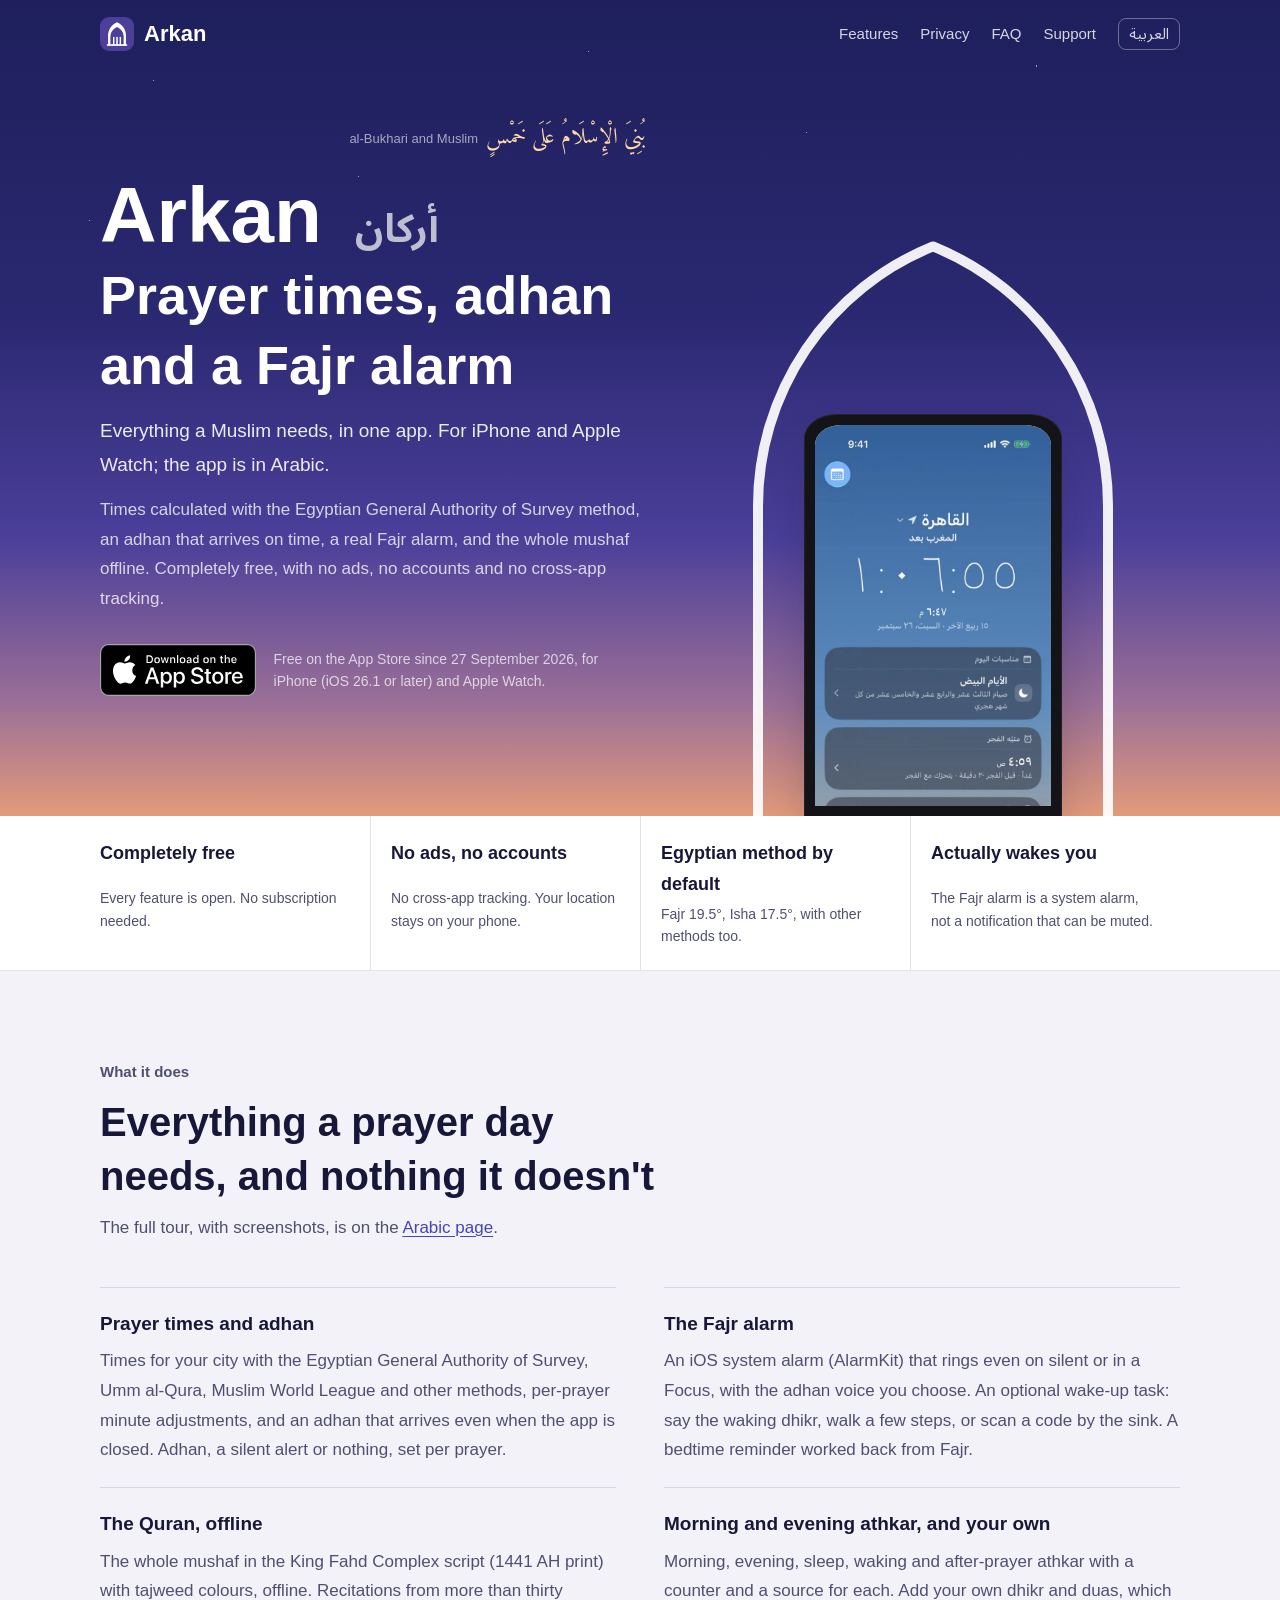
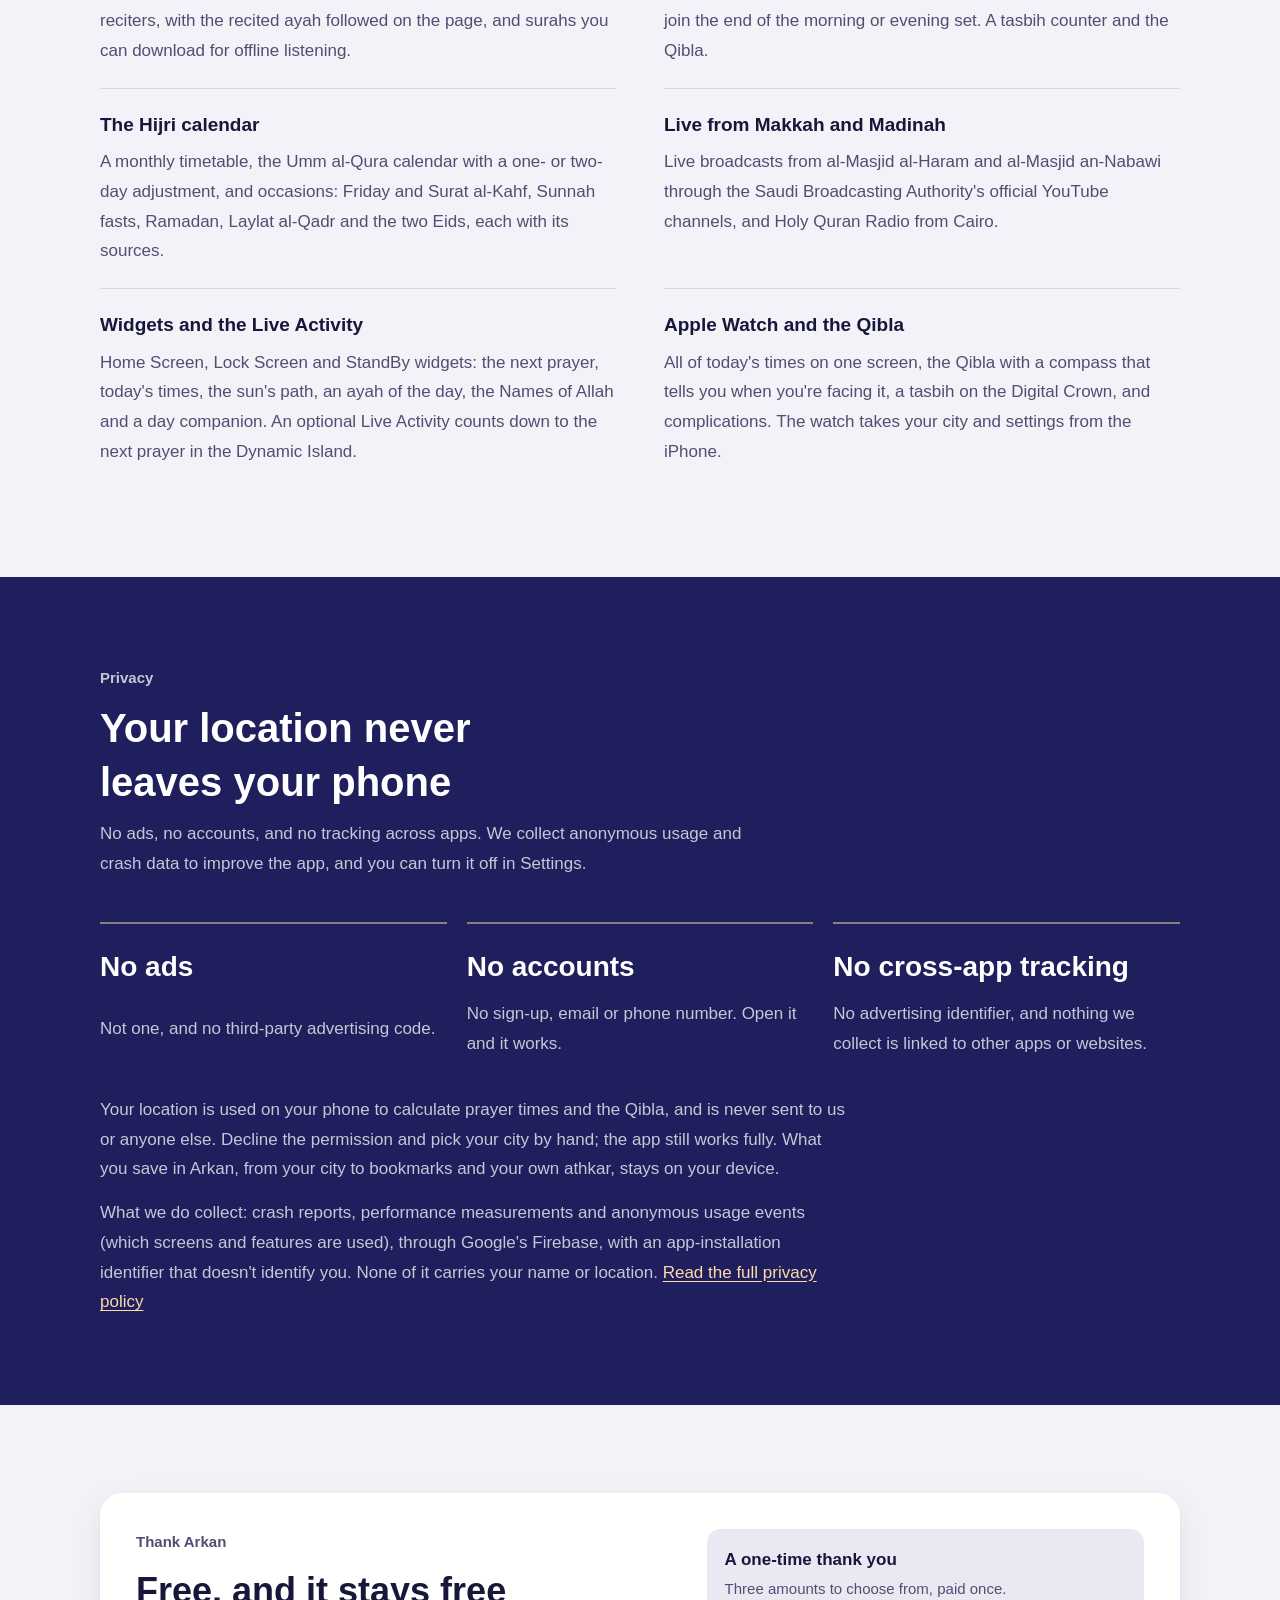
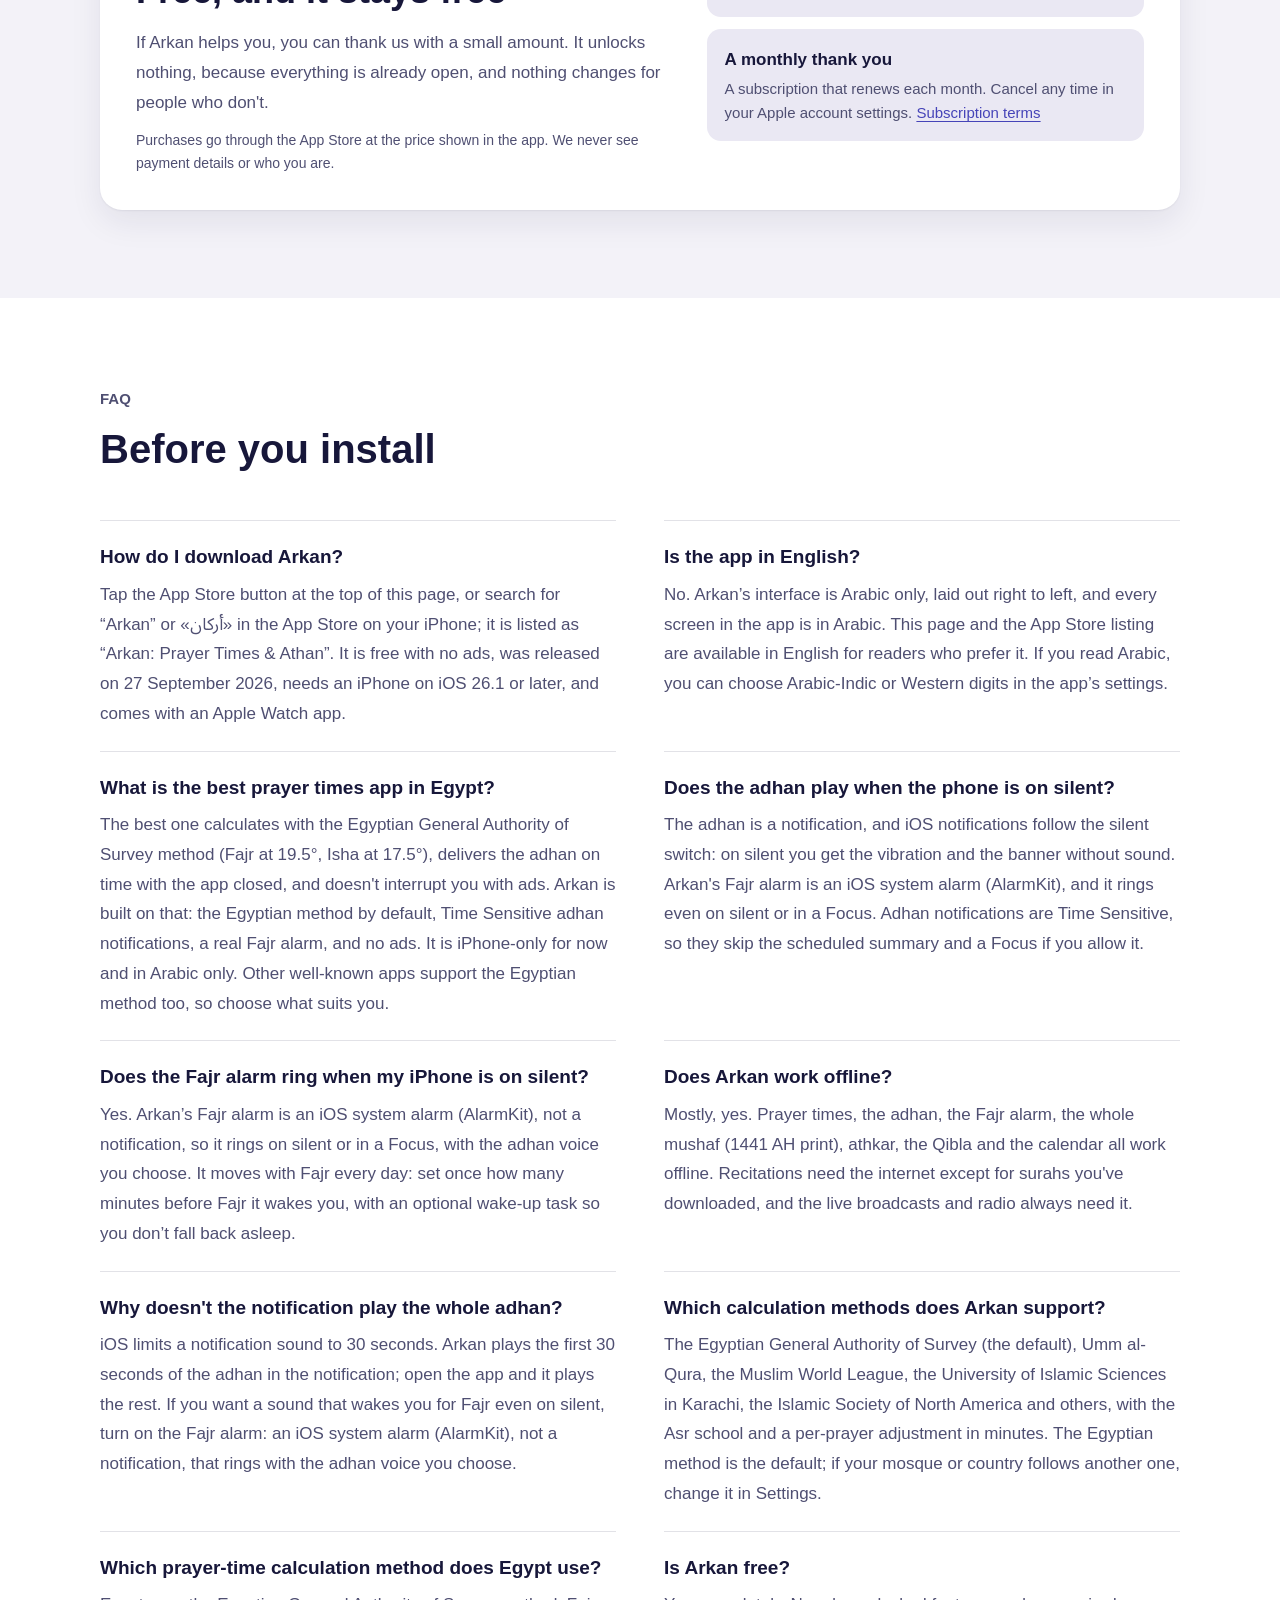
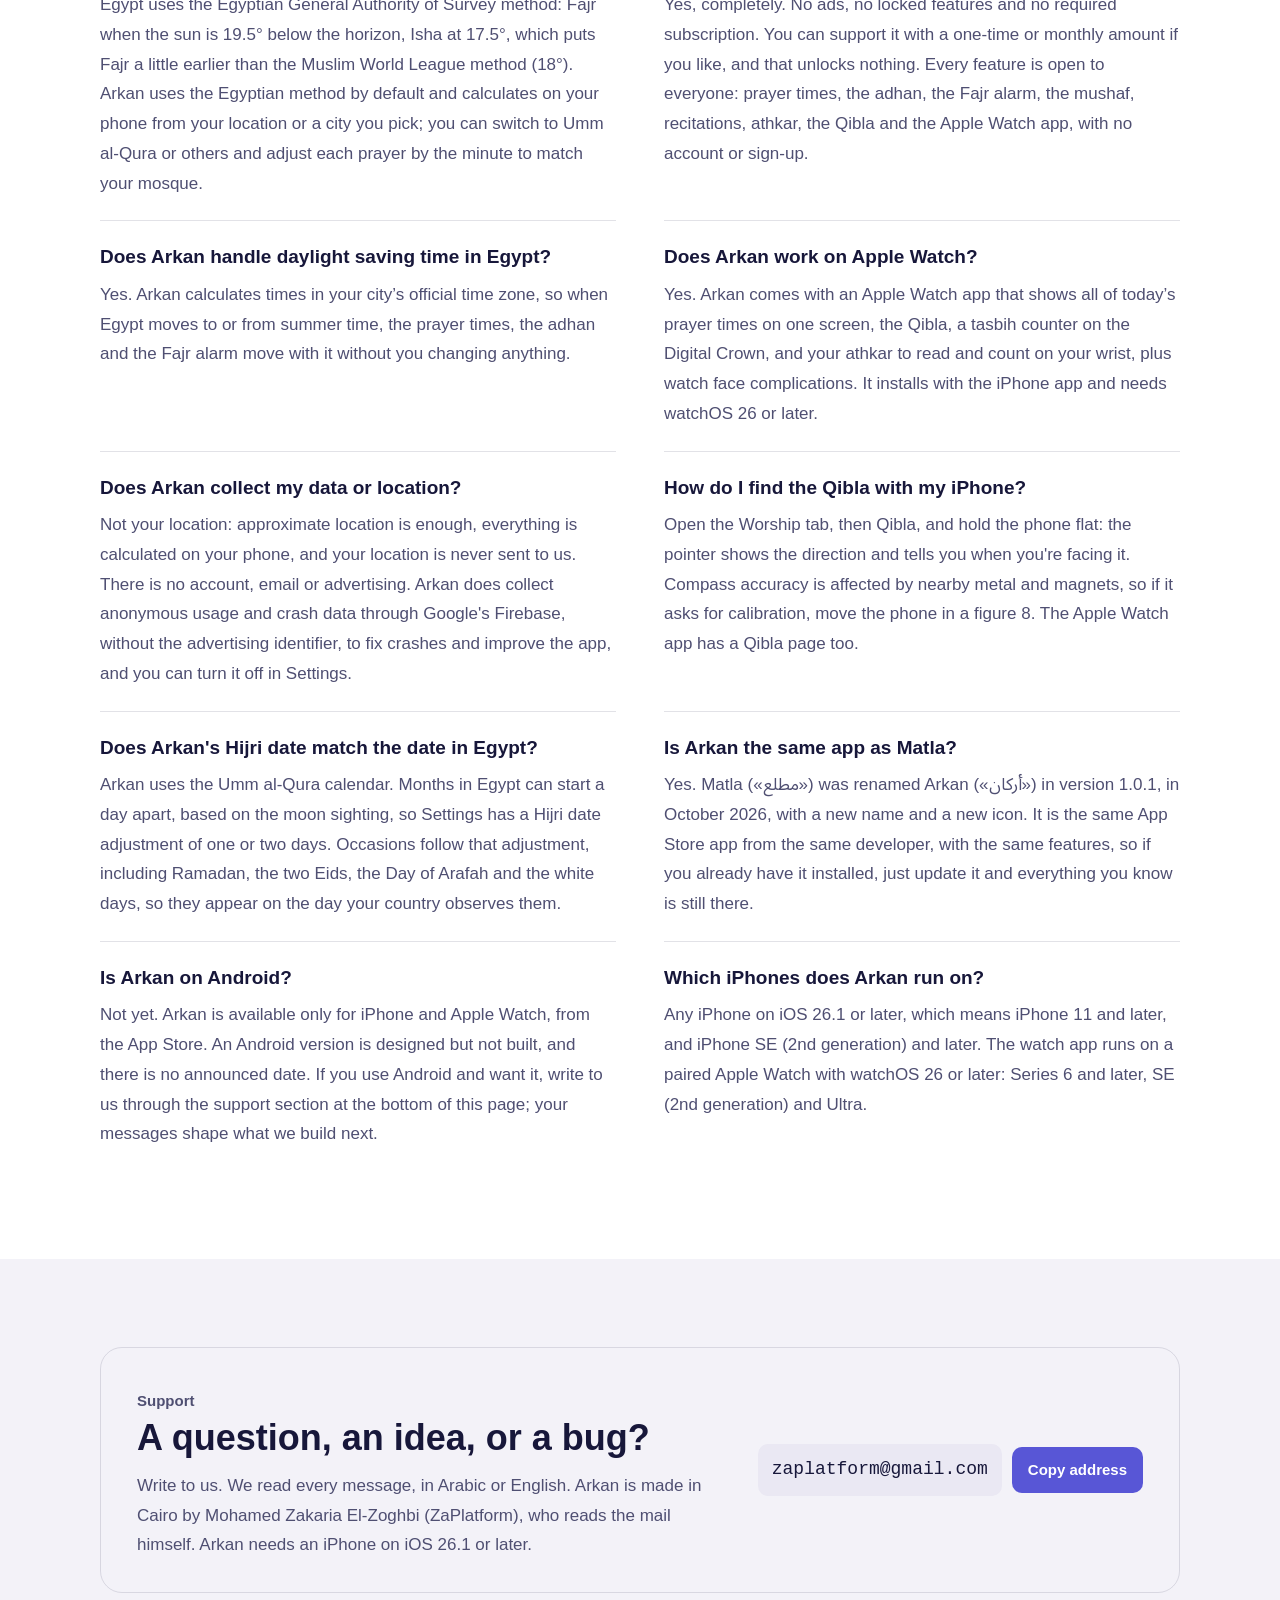
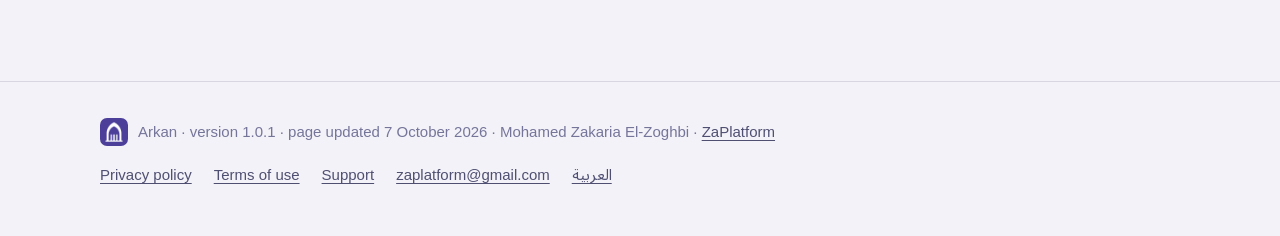
<file: en/index.html>
<!doctype html>
<html lang="en" dir="ltr">
<head>
<meta charset="utf-8">
<meta name="viewport" content="width=device-width, initial-scale=1, viewport-fit=cover">
<title>Arkan: Prayer Times &amp; Adhan App for iPhone and Apple Watch</title>
<meta name="description" content="Free prayer times app for iPhone and Apple Watch: the Egyptian Survey method, an on-time adhan, a Fajr alarm that rings on silent, and the Quran offline. No ads. App in Arabic.">
<link rel="canonical" href="https://arkan.zaplatform.com/en/">
<link rel="alternate" hreflang="ar" href="https://arkan.zaplatform.com/">
<link rel="alternate" hreflang="en" href="https://arkan.zaplatform.com/en/">
<link rel="alternate" hreflang="x-default" href="https://arkan.zaplatform.com/">
<meta name="theme-color" content="#1E1F5C">
<meta name="color-scheme" content="light dark">
<link rel="icon" type="image/png" href="../img/favicon.png">
<link rel="apple-touch-icon" href="../img/apple-touch-icon.png">
<meta name="apple-itunes-app" content="app-id=6813938812">

<meta property="og:type" content="website">
<meta property="og:site_name" content="Arkan">
<meta property="og:locale" content="en_US">
<meta property="og:locale:alternate" content="ar_AR">
<meta property="og:url" content="https://arkan.zaplatform.com/en/">
<meta property="og:title" content="Arkan: Prayer Times, Adhan &amp; Fajr Alarm for iPhone and Apple Watch">
<meta property="og:description" content="Accurate prayer times (Egyptian Survey method by default), an adhan that arrives on time, a real Fajr alarm and the whole mushaf offline. Free: no ads and no accounts. The app is in Arabic.">
<meta property="og:image" content="https://arkan.zaplatform.com/img/og-en.jpg">
<meta property="og:image:width" content="1200">
<meta property="og:image:height" content="630">
<meta property="og:image:alt" content="Arkan: prayer times, adhan and a Fajr alarm for iPhone and Apple Watch">
<meta name="twitter:card" content="summary_large_image">
<meta name="twitter:title" content="Arkan: Prayer Times, Adhan &amp; Fajr Alarm for iPhone and Apple Watch">
<meta name="twitter:description" content="Prayer times with the Egyptian Survey method, an on-time adhan, a Fajr alarm that rings on silent and the Quran offline, on iPhone and Apple Watch. Free, no ads.">
<meta name="twitter:image" content="https://arkan.zaplatform.com/img/og-en.jpg">

<link rel="preconnect" href="https://fonts.googleapis.com">
<link rel="preconnect" href="https://fonts.gstatic.com" crossorigin>
<!-- Only the hadith line needs a webfont; text= subsets Amiri Quran to its glyphs. Everything else is the system font. -->
<link rel="preload" as="style" href="https://fonts.googleapis.com/css2?family=Amiri+Quran&amp;text=%D8%A8%D9%8F%D9%86%D9%90%D9%8A%D9%8E%20%D8%A7%D9%84%D9%92%D8%A5%D9%90%D8%B3%D9%92%D9%84%D9%8E%D8%A7%D9%85%D9%8F%20%D8%B9%D9%8E%D9%84%D9%8E%D9%89%20%D8%AE%D9%8E%D9%85%D9%92%D8%B3%D9%8D&amp;display=swap" onload="this.onload=null;this.rel='stylesheet'">
<noscript><link rel="stylesheet" href="https://fonts.googleapis.com/css2?family=Amiri+Quran&amp;text=%D8%A8%D9%8F%D9%86%D9%90%D9%8A%D9%8E%20%D8%A7%D9%84%D9%92%D8%A5%D9%90%D8%B3%D9%92%D9%84%D9%8E%D8%A7%D9%85%D9%8F%20%D8%B9%D9%8E%D9%84%D9%8E%D9%89%20%D8%AE%D9%8E%D9%85%D9%92%D8%B3%D9%8D&amp;display=swap"></noscript>
<link rel="preload" as="image" href="../img/shots/today.webp" type="image/webp">
<link rel="stylesheet" href="../landing.css">

<script type="application/ld+json">
{
  "@context": "https://schema.org",
  "@graph": [
    {
      "@type": "Organization",
      "@id": "https://zaplatform.com/#org",
      "name": "ZaPlatform",
      "url": "https://zaplatform.com/",
      "logo": {
        "@type": "ImageObject",
        "url": "https://arkan.zaplatform.com/img/icon-512.png",
        "width": 512,
        "height": 512
      },
      "email": "zaplatform@gmail.com",
      "founder": {
        "@id": "https://zaplatform.com/#founder"
      },
      "contactPoint": {
        "@type": "ContactPoint",
        "contactType": "customer support",
        "email": "zaplatform@gmail.com",
        "url": "https://arkan.zaplatform.com/en/#support",
        "availableLanguage": [
          "ar",
          "en"
        ]
      }
    },
    {
      "@type": "Person",
      "@id": "https://zaplatform.com/#founder",
      "name": "Mohamed Zakaria El-Zoghbi",
      "url": "https://zaplatform.com/",
      "worksFor": {
        "@id": "https://zaplatform.com/#org"
      },
      "sameAs": [
        "https://apps.apple.com/eg/developer/mohamed-elzoghbi/id1796668769"
      ]
    },
    {
      "@type": "WebSite",
      "@id": "https://arkan.zaplatform.com/#website",
      "url": "https://arkan.zaplatform.com/",
      "name": "Arkan",
      "alternateName": "أركان",
      "inLanguage": [
        "ar",
        "en"
      ],
      "publisher": {
        "@id": "https://zaplatform.com/#org"
      }
    },
    {
      "@type": "WebPage",
      "@id": "https://arkan.zaplatform.com/en/#webpage",
      "url": "https://arkan.zaplatform.com/en/",
      "name": "Arkan: Prayer Times & Adhan App for iPhone and Apple Watch",
      "description": "Free prayer times app for iPhone and Apple Watch: the Egyptian Survey method, an on-time adhan, a Fajr alarm that rings on silent, and the Quran offline. No ads. App in Arabic.",
      "inLanguage": "en",
      "isPartOf": {
        "@id": "https://arkan.zaplatform.com/#website"
      },
      "about": {
        "@id": "https://arkan.zaplatform.com/#app"
      },
      "primaryImageOfPage": {
        "@type": "ImageObject",
        "url": "https://arkan.zaplatform.com/img/og-en.jpg",
        "width": 1200,
        "height": 630
      },
      "datePublished": "2026-09-26",
      "dateModified": "2026-10-07"
    },
    {
      "@type": "MobileApplication",
      "@id": "https://arkan.zaplatform.com/#app",
      "name": "Arkan",
      "alternateName": [
        "أركان",
        "Arkan: Prayer Times & Athan"
      ],
      "url": "https://arkan.zaplatform.com/",
      "description": "Prayer times, adhan, a Fajr alarm and the whole mushaf offline, using the Egyptian General Authority of Survey method by default. Free, with no ads and no accounts. The app is in Arabic.",
      "operatingSystem": "iOS 26.1 or later, watchOS 26 or later",
      "applicationCategory": "LifestyleApplication",
      "applicationSubCategory": "Prayer times",
      "genre": [
        "Lifestyle",
        "Reference"
      ],
      "softwareVersion": "1.0.1",
      "datePublished": "2026-09-27",
      "fileSize": "215MB",
      "contentRating": "4+",
      "inLanguage": "ar",
      "isAccessibleForFree": true,
      "offers": {
        "@type": "Offer",
        "price": "0",
        "priceCurrency": "EGP",
        "url": "https://apps.apple.com/app/id6813938812"
      },
      "downloadUrl": "https://apps.apple.com/app/id6813938812",
      "installUrl": "https://apps.apple.com/app/id6813938812",
      "sameAs": [
        "https://apps.apple.com/eg/app/arkan-prayer-times-athan/id6813938812"
      ],
      "screenshot": [
        "https://arkan.zaplatform.com/img/shots/today.jpg",
        "https://arkan.zaplatform.com/img/shots/fajr.jpg",
        "https://arkan.zaplatform.com/img/shots/mushaf.jpg"
      ],
      "image": "https://arkan.zaplatform.com/img/icon-512.png",
      "featureList": [
        "Prayer times with the Egyptian General Authority of Survey, Umm al-Qura and Muslim World League methods",
        "Time Sensitive adhan notifications",
        "A real Fajr alarm using AlarmKit that rings on silent",
        "The whole mushaf offline in the King Fahd Complex script",
        "Recitations from more than thirty reciters, with downloads for offline listening",
        "Morning and evening athkar, a tasbih counter, the Qibla, and the Hijri calendar",
        "Widgets, a Live Activity, and an Apple Watch app"
      ],
      "author": {
        "@id": "https://zaplatform.com/#founder"
      },
      "publisher": {
        "@id": "https://zaplatform.com/#org"
      },
      "availableOnDevice": "iPhone, Apple Watch",
      "dateModified": "2026-10-04"
    }
  ]
}
</script>
<!-- FAQ-LD: generated from the visible FAQ by tools/gen-faq.py; do not edit by hand -->
<script type="application/ld+json">
{
  "@context": "https://schema.org",
  "@type": "FAQPage",
  "inLanguage": "en",
  "mainEntity": [
    {
      "@type": "Question",
      "name": "How do I download Arkan?",
      "acceptedAnswer": {
        "@type": "Answer",
        "text": "Tap the App Store button at the top of this page, or search for “Arkan” or «أركان» in the App Store on your iPhone; it is listed as “Arkan: Prayer Times & Athan”. It is free with no ads, was released on 27 September 2026, needs an iPhone on iOS 26.1 or later, and comes with an Apple Watch app."
      }
    },
    {
      "@type": "Question",
      "name": "Is the app in English?",
      "acceptedAnswer": {
        "@type": "Answer",
        "text": "No. Arkan’s interface is Arabic only, laid out right to left, and every screen in the app is in Arabic. This page and the App Store listing are available in English for readers who prefer it. If you read Arabic, you can choose Arabic-Indic or Western digits in the app’s settings."
      }
    },
    {
      "@type": "Question",
      "name": "What is the best prayer times app in Egypt?",
      "acceptedAnswer": {
        "@type": "Answer",
        "text": "The best one calculates with the Egyptian General Authority of Survey method (Fajr at 19.5°, Isha at 17.5°), delivers the adhan on time with the app closed, and doesn't interrupt you with ads. Arkan is built on that: the Egyptian method by default, Time Sensitive adhan notifications, a real Fajr alarm, and no ads. It is iPhone-only for now and in Arabic only. Other well-known apps support the Egyptian method too, so choose what suits you."
      }
    },
    {
      "@type": "Question",
      "name": "Does the adhan play when the phone is on silent?",
      "acceptedAnswer": {
        "@type": "Answer",
        "text": "The adhan is a notification, and iOS notifications follow the silent switch: on silent you get the vibration and the banner without sound. Arkan's Fajr alarm is an iOS system alarm (AlarmKit), and it rings even on silent or in a Focus. Adhan notifications are Time Sensitive, so they skip the scheduled summary and a Focus if you allow it."
      }
    },
    {
      "@type": "Question",
      "name": "Does the Fajr alarm ring when my iPhone is on silent?",
      "acceptedAnswer": {
        "@type": "Answer",
        "text": "Yes. Arkan’s Fajr alarm is an iOS system alarm (AlarmKit), not a notification, so it rings on silent or in a Focus, with the adhan voice you choose. It moves with Fajr every day: set once how many minutes before Fajr it wakes you, with an optional wake-up task so you don’t fall back asleep."
      }
    },
    {
      "@type": "Question",
      "name": "Does Arkan work offline?",
      "acceptedAnswer": {
        "@type": "Answer",
        "text": "Mostly, yes. Prayer times, the adhan, the Fajr alarm, the whole mushaf (1441 AH print), athkar, the Qibla and the calendar all work offline. Recitations need the internet except for surahs you've downloaded, and the live broadcasts and radio always need it."
      }
    },
    {
      "@type": "Question",
      "name": "Why doesn't the notification play the whole adhan?",
      "acceptedAnswer": {
        "@type": "Answer",
        "text": "iOS limits a notification sound to 30 seconds. Arkan plays the first 30 seconds of the adhan in the notification; open the app and it plays the rest. If you want a sound that wakes you for Fajr even on silent, turn on the Fajr alarm: an iOS system alarm (AlarmKit), not a notification, that rings with the adhan voice you choose."
      }
    },
    {
      "@type": "Question",
      "name": "Which calculation methods does Arkan support?",
      "acceptedAnswer": {
        "@type": "Answer",
        "text": "The Egyptian General Authority of Survey (the default), Umm al-Qura, the Muslim World League, the University of Islamic Sciences in Karachi, the Islamic Society of North America and others, with the Asr school and a per-prayer adjustment in minutes. The Egyptian method is the default; if your mosque or country follows another one, change it in Settings."
      }
    },
    {
      "@type": "Question",
      "name": "Which prayer-time calculation method does Egypt use?",
      "acceptedAnswer": {
        "@type": "Answer",
        "text": "Egypt uses the Egyptian General Authority of Survey method: Fajr when the sun is 19.5° below the horizon, Isha at 17.5°, which puts Fajr a little earlier than the Muslim World League method (18°). Arkan uses the Egyptian method by default and calculates on your phone from your location or a city you pick; you can switch to Umm al-Qura or others and adjust each prayer by the minute to match your mosque."
      }
    },
    {
      "@type": "Question",
      "name": "Is Arkan free?",
      "acceptedAnswer": {
        "@type": "Answer",
        "text": "Yes, completely. No ads, no locked features and no required subscription. You can support it with a one-time or monthly amount if you like, and that unlocks nothing. Every feature is open to everyone: prayer times, the adhan, the Fajr alarm, the mushaf, recitations, athkar, the Qibla and the Apple Watch app, with no account or sign-up."
      }
    },
    {
      "@type": "Question",
      "name": "Does Arkan handle daylight saving time in Egypt?",
      "acceptedAnswer": {
        "@type": "Answer",
        "text": "Yes. Arkan calculates times in your city’s official time zone, so when Egypt moves to or from summer time, the prayer times, the adhan and the Fajr alarm move with it without you changing anything."
      }
    },
    {
      "@type": "Question",
      "name": "Does Arkan work on Apple Watch?",
      "acceptedAnswer": {
        "@type": "Answer",
        "text": "Yes. Arkan comes with an Apple Watch app that shows all of today’s prayer times on one screen, the Qibla, a tasbih counter on the Digital Crown, and your athkar to read and count on your wrist, plus watch face complications. It installs with the iPhone app and needs watchOS 26 or later."
      }
    },
    {
      "@type": "Question",
      "name": "Does Arkan collect my data or location?",
      "acceptedAnswer": {
        "@type": "Answer",
        "text": "Not your location: approximate location is enough, everything is calculated on your phone, and your location is never sent to us. There is no account, email or advertising. Arkan does collect anonymous usage and crash data through Google's Firebase, without the advertising identifier, to fix crashes and improve the app, and you can turn it off in Settings."
      }
    },
    {
      "@type": "Question",
      "name": "How do I find the Qibla with my iPhone?",
      "acceptedAnswer": {
        "@type": "Answer",
        "text": "Open the Worship tab, then Qibla, and hold the phone flat: the pointer shows the direction and tells you when you're facing it. Compass accuracy is affected by nearby metal and magnets, so if it asks for calibration, move the phone in a figure 8. The Apple Watch app has a Qibla page too."
      }
    },
    {
      "@type": "Question",
      "name": "Does Arkan's Hijri date match the date in Egypt?",
      "acceptedAnswer": {
        "@type": "Answer",
        "text": "Arkan uses the Umm al-Qura calendar. Months in Egypt can start a day apart, based on the moon sighting, so Settings has a Hijri date adjustment of one or two days. Occasions follow that adjustment, including Ramadan, the two Eids, the Day of Arafah and the white days, so they appear on the day your country observes them."
      }
    },
    {
      "@type": "Question",
      "name": "Is Arkan the same app as Matla?",
      "acceptedAnswer": {
        "@type": "Answer",
        "text": "Yes. Matla («مطلع») was renamed Arkan («أركان») in version 1.0.1, in October 2026, with a new name and a new icon. It is the same App Store app from the same developer, with the same features, so if you already have it installed, just update it and everything you know is still there."
      }
    },
    {
      "@type": "Question",
      "name": "Is Arkan on Android?",
      "acceptedAnswer": {
        "@type": "Answer",
        "text": "Not yet. Arkan is available only for iPhone and Apple Watch, from the App Store. An Android version is designed but not built, and there is no announced date. If you use Android and want it, write to us through the support section at the bottom of this page; your messages shape what we build next."
      }
    },
    {
      "@type": "Question",
      "name": "Which iPhones does Arkan run on?",
      "acceptedAnswer": {
        "@type": "Answer",
        "text": "Any iPhone on iOS 26.1 or later, which means iPhone 11 and later, and iPhone SE (2nd generation) and later. The watch app runs on a paired Apple Watch with watchOS 26 or later: Series 6 and later, SE (2nd generation) and Ultra."
      }
    }
  ]
}
</script>
<!-- /FAQ-LD -->
</head>
<body>

<header class="bar">
  <div class="wrap">
    <a class="brand" href="./"><img src="../img/icon-512.png" alt="" width="34" height="34">Arkan</a>
    <nav aria-label="Sections">
      <a href="#features">Features</a>
      <a href="#privacy">Privacy</a>
      <a href="#faq">FAQ</a>
      <a href="#support">Support</a>
      <a class="lang" href="../" hreflang="ar" lang="ar">العربية</a>
    </nav>
  </div>
</header>

<main>
  <section class="hero" aria-labelledby="h1">
    <div class="wrap">
      <div class="hero-copy">
        <p class="ayah" lang="ar" dir="rtl">بُنِيَ الْإِسْلَامُ عَلَى خَمْسٍ<small>al-Bukhari and Muslim</small></p>
        <h1 id="h1"><span class="name">Arkan <span lang="ar">أركان</span></span>Prayer times, adhan and a Fajr alarm</h1>
        <p class="sub">Everything a Muslim needs, in one app. For iPhone and Apple Watch; the app is in Arabic.</p>
        <p class="lead">Times calculated with the Egyptian General Authority of Survey method, an adhan that arrives on time, a real Fajr alarm, and the whole mushaf offline. Completely free, with no ads, no accounts and no cross-app tracking.</p>
        <div class="cta">
          <a class="store-live" id="store" href="https://apps.apple.com/app/id6813938812">
            <img src="../img/appstore.svg" alt="Download Arkan on the App Store" width="156" height="52">
          </a>
          <p class="note">Free on the App Store since 27 September 2026, for iPhone (iOS 26.1 or later) and Apple Watch.</p>
        </div>
      </div>
      <div class="mihrab" aria-hidden="true">
        <svg class="arch" viewBox="0 0 430 600" preserveAspectRatio="none">
          <path d="M40 606V290A280 280 0 0 1 215 30.4A280 280 0 0 1 390 290V606" stroke-linejoin="round" fill="none" stroke="#fff" stroke-opacity=".92" stroke-width="10" stroke-linecap="round"/>
        </svg>
        <div class="sunrise"></div>
        <div class="phone"><picture><source srcset="../img/shots/today.webp" type="image/webp"><img class="screen" src="../img/shots/today.jpg" alt="Arkan’s Prayer tab on iPhone: a countdown to Maghrib in Cairo, today’s occasion, the Fajr alarm and today’s prayer times" width="640" height="1391" fetchpriority="high"></picture></div>
      </div>
    </div>
  </section>

  <div class="facts">
    <div class="wrap">
      <ul>
        <li><b>Completely free</b><span>Every feature is open. No subscription needed.</span></li>
        <li><b>No ads, no accounts</b><span>No cross-app tracking. Your location stays on your phone.</span></li>
        <li><b>Egyptian method by default</b><span class="num">Fajr 19.5°, Isha 17.5°, with other methods too.</span></li>
        <li><b>Actually wakes you</b><span>The Fajr alarm is a system alarm, not a notification that can be muted.</span></li>
      </ul>
    </div>
  </div>

  <section id="features" aria-labelledby="features-h">
    <div class="wrap">
      <div class="head">
        <p class="kicker">What it does</p>
        <h2 id="features-h">Everything a prayer day needs, and nothing it doesn't</h2>
        <p>The full tour, with screenshots, is on the <a href="../#day" hreflang="ar">Arabic page</a>.</p>
      </div>
      <div class="qa-list">
        <div class="feat"><h3>Prayer times and adhan</h3><p>Times for your city with the Egyptian General Authority of Survey, Umm al-Qura, Muslim World League and other methods, per-prayer minute adjustments, and an adhan that arrives even when the app is closed. Adhan, a silent alert or nothing, set per prayer.</p></div>
        <div class="feat"><h3>The Fajr alarm</h3><p>An iOS system alarm (AlarmKit) that rings even on silent or in a Focus, with the adhan voice you choose. An optional wake-up task: say the waking dhikr, walk a few steps, or scan a code by the sink. A bedtime reminder worked back from Fajr.</p></div>
        <div class="feat"><h3>The Quran, offline</h3><p>The whole mushaf in the King Fahd Complex script (1441 AH print) with tajweed colours, offline. Recitations from more than thirty reciters, with the recited ayah followed on the page, and surahs you can download for offline listening.</p></div>
        <div class="feat"><h3>Morning and evening athkar, and your own</h3><p>Morning, evening, sleep, waking and after-prayer athkar with a counter and a source for each. Add your own dhikr and duas, which join the end of the morning or evening set. A tasbih counter and the Qibla.</p></div>
        <div class="feat"><h3>The Hijri calendar</h3><p>A monthly timetable, the Umm al-Qura calendar with a one- or two-day adjustment, and occasions: Friday and Surat al-Kahf, Sunnah fasts, Ramadan, Laylat al-Qadr and the two Eids, each with its sources.</p></div>
        <div class="feat"><h3>Live from Makkah and Madinah</h3><p>Live broadcasts from al-Masjid al-Haram and al-Masjid an-Nabawi through the Saudi Broadcasting Authority's official YouTube channels, and Holy Quran Radio from Cairo.</p></div>
        <div class="feat"><h3>Widgets and the Live Activity</h3><p>Home Screen, Lock Screen and StandBy widgets: the next prayer, today's times, the sun's path, an ayah of the day, the Names of Allah and a day companion. An optional Live Activity counts down to the next prayer in the Dynamic Island.</p></div>
        <div class="feat"><h3>Apple Watch and the Qibla</h3><p>All of today's times on one screen, the Qibla with a compass that tells you when you're facing it, a tasbih on the Digital Crown, and complications. The watch takes your city and settings from the iPhone.</p></div>
      </div>
    </div>
  </section>

  <section class="privacy" id="privacy" aria-labelledby="privacy-h">
    <div class="wrap">
      <div class="head">
        <p class="kicker">Privacy</p>
        <h2 id="privacy-h">Your location never leaves your phone</h2>
        <p>No ads, no accounts, and no tracking across apps. We collect anonymous usage and crash data to improve the app, and you can turn it off in Settings.</p>
      </div>
      <ul class="promises">
        <li><b>No ads</b><span>Not one, and no third-party advertising code.</span></li>
        <li><b>No accounts</b><span>No sign-up, email or phone number. Open it and it works.</span></li>
        <li><b>No cross-app tracking</b><span>No advertising identifier, and nothing we collect is linked to other apps or websites.</span></li>
      </ul>
      <p class="more">Your location is used on your phone to calculate prayer times and the Qibla, and is never sent to us or anyone else. Decline the permission and pick your city by hand; the app still works fully. What you save in Arkan, from your city to bookmarks and your own athkar, stays on your device.</p>
      <p class="more">What we do collect: crash reports, performance measurements and anonymous usage events (which screens and features are used), through Google's Firebase, with an app-installation identifier that doesn't identify you. None of it carries your name or location. <a href="privacy/">Read the full privacy policy</a></p>
    </div>
  </section>

  <section class="thanks" id="thanks" aria-labelledby="thanks-h">
    <div class="wrap">
      <div class="thanks-card">
        <div class="txt">
          <p class="kicker">Thank Arkan</p>
          <h2 id="thanks-h">Free, and it stays free</h2>
          <p>If Arkan helps you, you can thank us with a small amount. It unlocks nothing, because everything is already open, and nothing changes for people who don't.</p>
          <p class="small">Purchases go through the App Store at the price shown in the app. We never see payment details or who you are.</p>
        </div>
        <ul class="ways">
          <li><b>A one-time thank you</b><span>Three amounts to choose from, paid once.</span></li>
          <li><b>A monthly thank you</b><span>A subscription that renews each month. Cancel any time in your Apple account settings. <a href="terms/">Subscription terms</a></span></li>
        </ul>
      </div>
    </div>
  </section>

  <section class="faq" id="faq" aria-labelledby="faq-h">
    <div class="wrap">
      <div class="head">
        <p class="kicker">FAQ</p>
        <h2 id="faq-h">Before you install</h2>
      </div>
      <div class="qa-list">
        <div class="qa">
          <h3>How do I download Arkan?</h3>
          <p>Tap the App Store button at the top of this page, or search for “Arkan” or «أركان» in the App Store on your iPhone; it is listed as “Arkan: Prayer Times &amp; Athan”. It is free with no ads, was released on 27 September 2026, needs an iPhone on iOS 26.1 or later, and comes with an Apple Watch app.</p>
        </div>
        <div class="qa">
          <h3>Is the app in English?</h3>
          <p>No. Arkan’s interface is Arabic only, laid out right to left, and every screen in the app is in Arabic. This page and the App Store listing are available in English for readers who prefer it. If you read Arabic, you can choose Arabic-Indic or Western digits in the app’s settings.</p>
        </div>
        <div class="qa">
          <h3>What is the best prayer times app in Egypt?</h3>
          <p>The best one calculates with the Egyptian General Authority of Survey method (Fajr at 19.5°, Isha at 17.5°), delivers the adhan on time with the app closed, and doesn't interrupt you with ads. Arkan is built on that: the Egyptian method by default, Time Sensitive adhan notifications, a real Fajr alarm, and no ads. It is iPhone-only for now and in Arabic only. Other well-known apps support the Egyptian method too, so choose what suits you.</p>
        </div>
        <div class="qa">
          <h3>Does the adhan play when the phone is on silent?</h3>
          <p>The adhan is a notification, and iOS notifications follow the silent switch: on silent you get the vibration and the banner without sound. Arkan's Fajr alarm is an iOS system alarm (AlarmKit), and it rings even on silent or in a Focus. Adhan notifications are Time Sensitive, so they skip the scheduled summary and a Focus if you allow it.</p>
        </div>
        <div class="qa">
          <h3>Does the Fajr alarm ring when my iPhone is on silent?</h3>
          <p>Yes. Arkan’s Fajr alarm is an iOS system alarm (AlarmKit), not a notification, so it rings on silent or in a Focus, with the adhan voice you choose. It moves with Fajr every day: set once how many minutes before Fajr it wakes you, with an optional wake-up task so you don’t fall back asleep.</p>
        </div>
        <div class="qa">
          <h3>Does Arkan work offline?</h3>
          <p>Mostly, yes. Prayer times, the adhan, the Fajr alarm, the whole mushaf (1441 AH print), athkar, the Qibla and the calendar all work offline. Recitations need the internet except for surahs you've downloaded, and the live broadcasts and radio always need it.</p>
        </div>
        <div class="qa">
          <h3>Why doesn't the notification play the whole adhan?</h3>
          <p>iOS limits a notification sound to 30 seconds. Arkan plays the first 30 seconds of the adhan in the notification; open the app and it plays the rest. If you want a sound that wakes you for Fajr even on silent, turn on the Fajr alarm: an iOS system alarm (AlarmKit), not a notification, that rings with the adhan voice you choose.</p>
        </div>
        <div class="qa">
          <h3>Which calculation methods does Arkan support?</h3>
          <p>The Egyptian General Authority of Survey (the default), Umm al-Qura, the Muslim World League, the University of Islamic Sciences in Karachi, the Islamic Society of North America and others, with the Asr school and a per-prayer adjustment in minutes. The Egyptian method is the default; if your mosque or country follows another one, change it in Settings.</p>
        </div>
        <div class="qa">
          <h3>Which prayer-time calculation method does Egypt use?</h3>
          <p>Egypt uses the Egyptian General Authority of Survey method: Fajr when the sun is 19.5° below the horizon, Isha at 17.5°, which puts Fajr a little earlier than the Muslim World League method (18°). Arkan uses the Egyptian method by default and calculates on your phone from your location or a city you pick; you can switch to Umm al-Qura or others and adjust each prayer by the minute to match your mosque.</p>
        </div>
        <div class="qa">
          <h3>Is Arkan free?</h3>
          <p>Yes, completely. No ads, no locked features and no required subscription. You can support it with a one-time or monthly amount if you like, and that unlocks nothing. Every feature is open to everyone: prayer times, the adhan, the Fajr alarm, the mushaf, recitations, athkar, the Qibla and the Apple Watch app, with no account or sign-up.</p>
        </div>
        <div class="qa">
          <h3>Does Arkan handle daylight saving time in Egypt?</h3>
          <p>Yes. Arkan calculates times in your city’s official time zone, so when Egypt moves to or from summer time, the prayer times, the adhan and the Fajr alarm move with it without you changing anything.</p>
        </div>
        <div class="qa">
          <h3>Does Arkan work on Apple Watch?</h3>
          <p>Yes. Arkan comes with an Apple Watch app that shows all of today’s prayer times on one screen, the Qibla, a tasbih counter on the Digital Crown, and your athkar to read and count on your wrist, plus watch face complications. It installs with the iPhone app and needs watchOS 26 or later.</p>
        </div>
        <div class="qa">
          <h3>Does Arkan collect my data or location?</h3>
          <p>Not your location: approximate location is enough, everything is calculated on your phone, and your location is never sent to us. There is no account, email or advertising. Arkan does collect anonymous usage and crash data through Google's Firebase, without the advertising identifier, to fix crashes and improve the app, and you can turn it off in Settings.</p>
        </div>
        <div class="qa">
          <h3>How do I find the Qibla with my iPhone?</h3>
          <p>Open the Worship tab, then Qibla, and hold the phone flat: the pointer shows the direction and tells you when you're facing it. Compass accuracy is affected by nearby metal and magnets, so if it asks for calibration, move the phone in a figure 8. The Apple Watch app has a Qibla page too.</p>
        </div>
        <div class="qa">
          <h3>Does Arkan's Hijri date match the date in Egypt?</h3>
          <p>Arkan uses the Umm al-Qura calendar. Months in Egypt can start a day apart, based on the moon sighting, so Settings has a Hijri date adjustment of one or two days. Occasions follow that adjustment, including Ramadan, the two Eids, the Day of Arafah and the white days, so they appear on the day your country observes them.</p>
        </div>
        <div class="qa">
          <h3>Is Arkan the same app as Matla?</h3>
          <p>Yes. Matla («مطلع») was renamed Arkan («أركان») in version 1.0.1, in October 2026, with a new name and a new icon. It is the same App Store app from the same developer, with the same features, so if you already have it installed, just update it and everything you know is still there.</p>
        </div>
        <div class="qa">
          <h3>Is Arkan on Android?</h3>
          <p>Not yet. Arkan is available only for iPhone and Apple Watch, from the App Store. An Android version is designed but not built, and there is no announced date. If you use Android and want it, write to us through the support section at the bottom of this page; your messages shape what we build next.</p>
        </div>
        <div class="qa">
          <h3>Which iPhones does Arkan run on?</h3>
          <p>Any iPhone on iOS 26.1 or later, which means iPhone 11 and later, and iPhone SE (2nd generation) and later. The watch app runs on a paired Apple Watch with watchOS 26 or later: Series 6 and later, SE (2nd generation) and Ultra.</p>
        </div>
      </div>
    </div>
  </section>

  <section class="support" id="support" aria-labelledby="support-h">
    <div class="wrap">
      <div class="support-card">
        <div>
          <p class="kicker">Support</p>
          <h2 id="support-h">A question, an idea, or a bug?</h2>
          <p>Write to us. We read every message, in Arabic or English. Arkan is made in Cairo by Mohamed Zakaria El-Zoghbi (ZaPlatform), who reads the mail himself. Arkan needs an iPhone on iOS 26.1 or later.</p>
        </div>
        <div class="mail">
          <code id="email">zaplatform@gmail.com</code>
          <button class="btn" type="button" id="copy" data-done="Copied">Copy address</button>
        </div>
      </div>
    </div>
  </section>
</main>

<footer>
  <div class="wrap">
    <div class="who"><img src="../img/icon-512.png" alt="" width="28" height="28" loading="lazy"><span>Arkan · version 1.0.1 · page updated 7 October 2026 · Mohamed Zakaria El-Zoghbi · <a href="https://zaplatform.com/">ZaPlatform</a></span></div>
    <nav aria-label="Links">
      <a href="privacy/">Privacy policy</a>
      <a href="terms/">Terms of use</a>
      <a href="#support">Support</a>
      <a href="mailto:zaplatform@gmail.com">zaplatform@gmail.com</a>
      <a href="../" hreflang="ar" lang="ar">العربية</a>
    </nav>
  </div>
</footer>

<script>
  document.getElementById('copy').addEventListener('click', function () {
    var b = this, t = document.getElementById('email');
    var done = function () { var o = b.textContent; b.textContent = b.dataset.done; setTimeout(function () { b.textContent = o; }, 1600); };
    var select = function () { var r = document.createRange(); r.selectNodeContents(t); var s = getSelection(); s.removeAllRanges(); s.addRange(r); };
    try { navigator.clipboard.writeText(t.textContent).then(done, select); } catch (e) { select(); }
  });
</script>
</body>
</html>
</file>
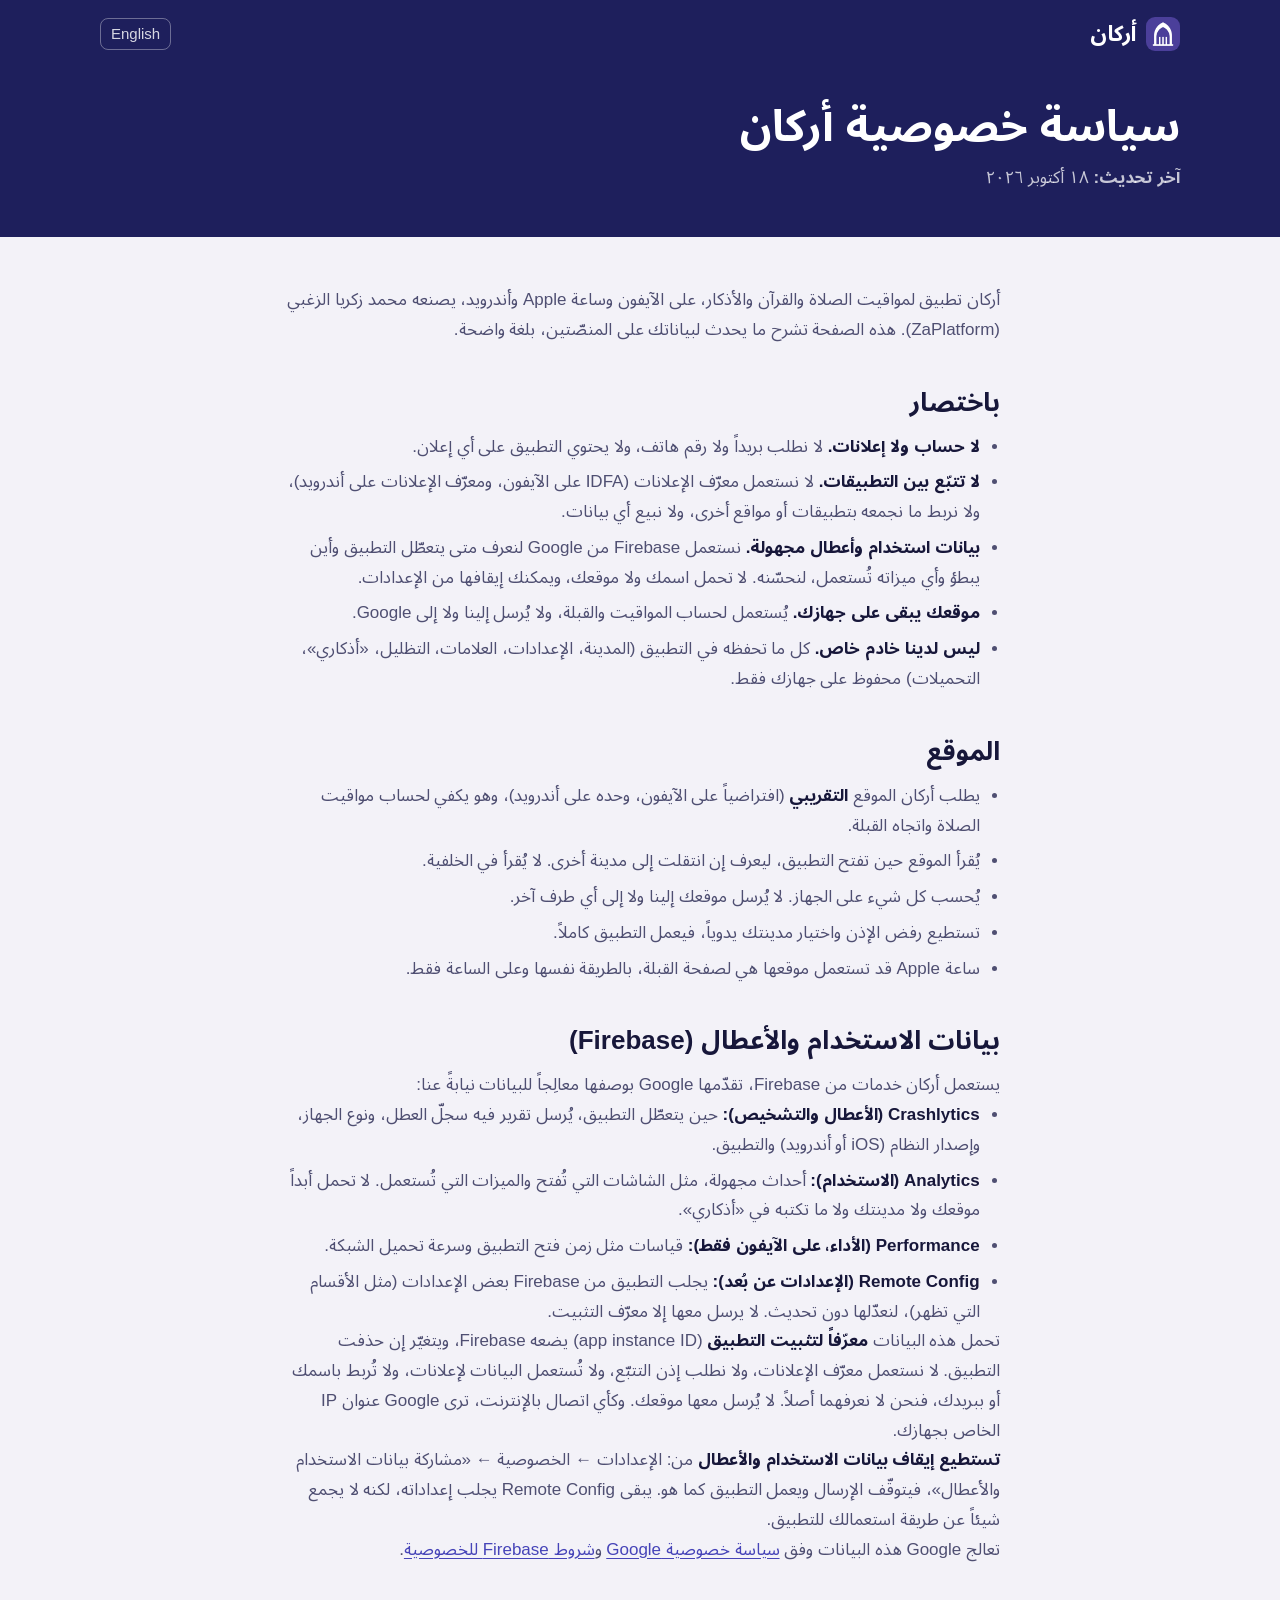
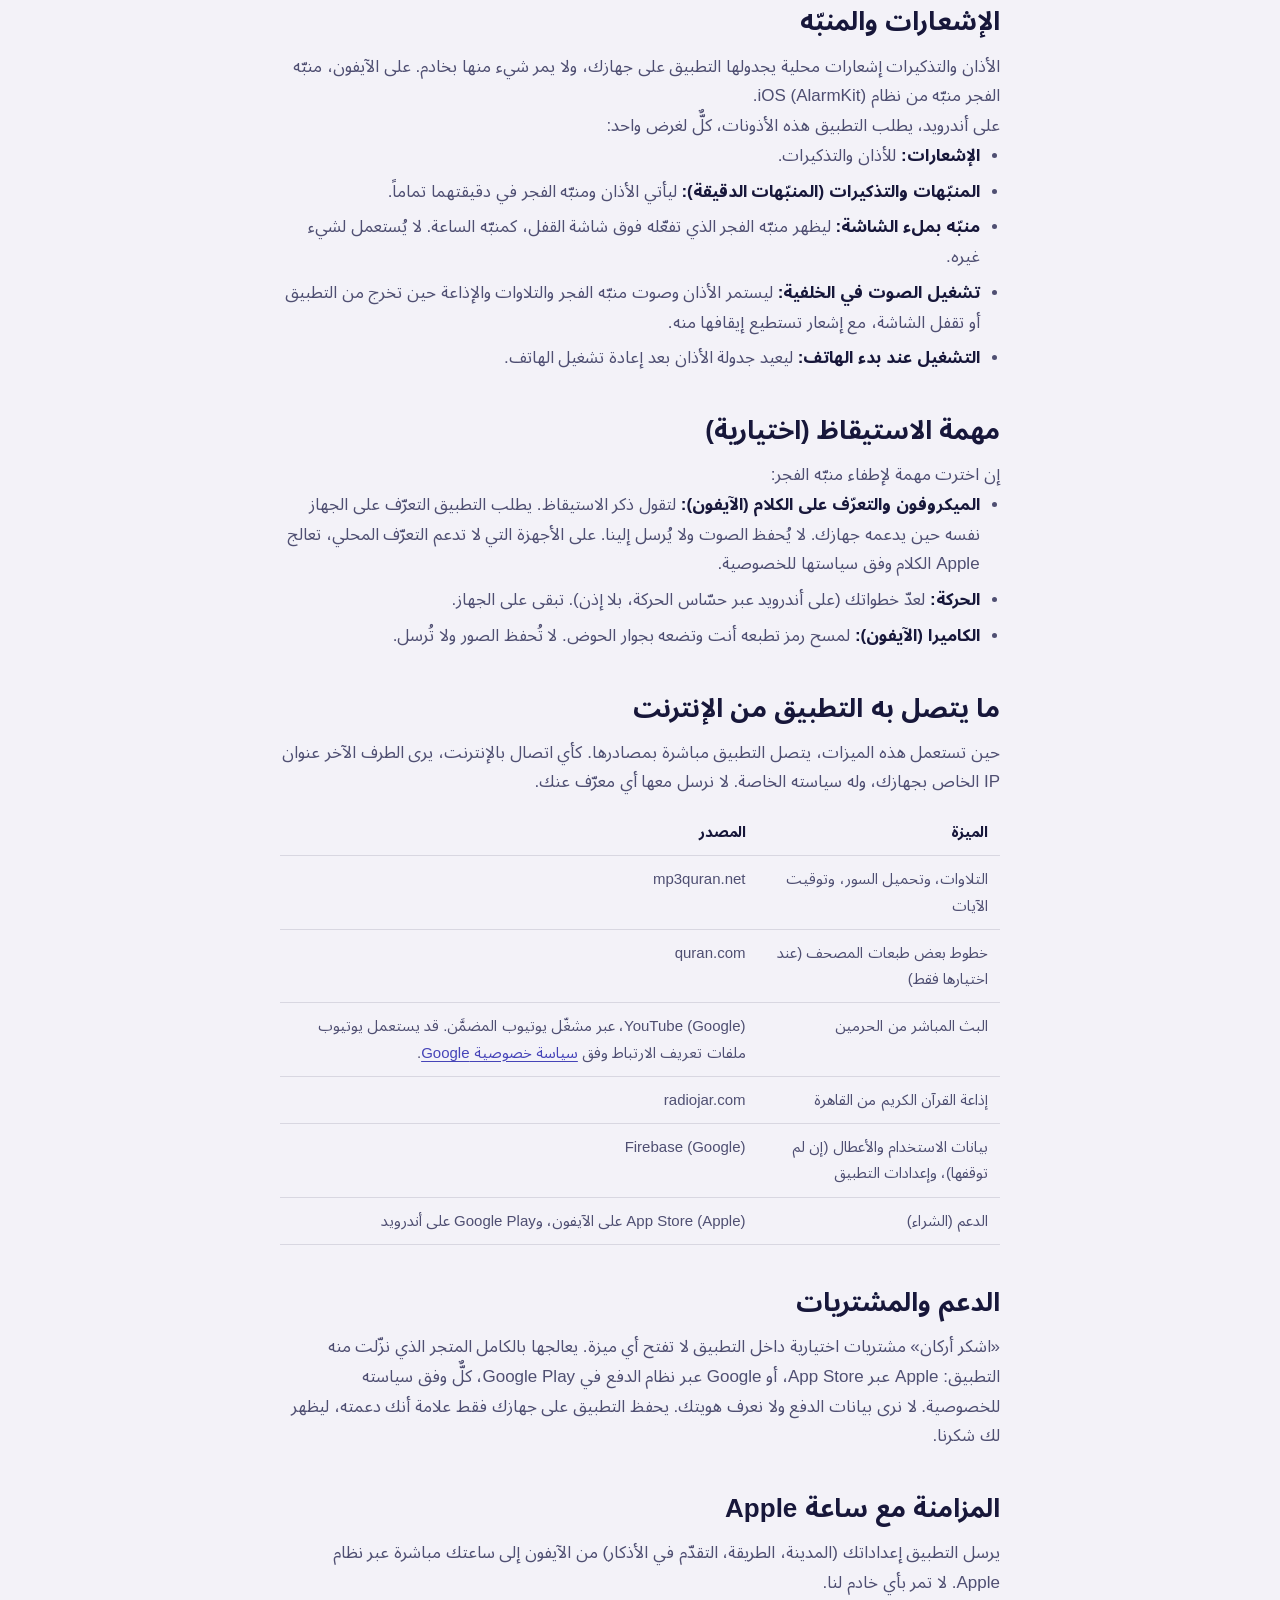
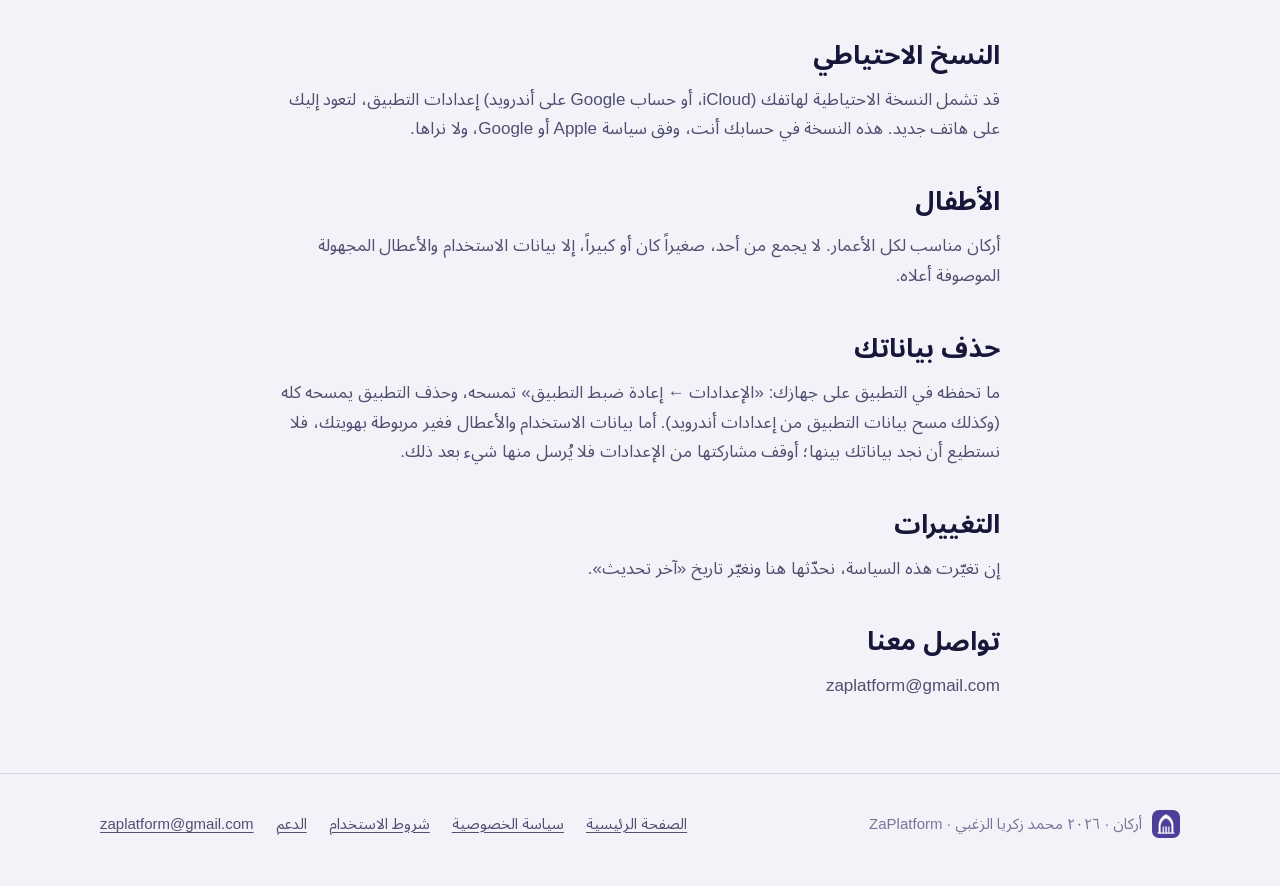
<file: privacy/index.html>
<!doctype html>
<html lang="ar" dir="rtl">
<head>
<meta charset="utf-8">
<meta name="viewport" content="width=device-width, initial-scale=1, viewport-fit=cover">
<title>سياسة خصوصية أركان</title>
<meta name="description" content="سياسة خصوصية أركان: لا حساب ولا إعلانات ولا تتبّع بين التطبيقات، وموقعك يبقى على جهازك. بيانات استخدام وأعطال مجهولة عبر Firebase يمكنك إيقافها.">
<link rel="canonical" href="https://arkan.zaplatform.com/privacy/">
<link rel="alternate" hreflang="ar" href="https://arkan.zaplatform.com/privacy/">
<link rel="alternate" hreflang="en" href="https://arkan.zaplatform.com/en/privacy/">
<link rel="alternate" hreflang="x-default" href="https://arkan.zaplatform.com/privacy/">
<meta property="og:type" content="article">
<meta property="og:site_name" content="أركان">
<meta property="og:title" content="سياسة خصوصية أركان">
<meta property="og:description" content="سياسة خصوصية أركان: لا حساب ولا إعلانات ولا تتبّع بين التطبيقات، وموقعك يبقى على جهازك. بيانات استخدام وأعطال مجهولة عبر Firebase يمكنك إيقافها.">
<meta property="og:url" content="https://arkan.zaplatform.com/privacy/">
<meta property="og:image" content="https://arkan.zaplatform.com/img/og-ar.jpg">
<meta name="twitter:card" content="summary_large_image">
<meta name="theme-color" content="#1E1F5C">
<meta name="color-scheme" content="light dark">
<link rel="icon" type="image/png" href="../img/favicon.png">
<link rel="apple-touch-icon" href="../img/apple-touch-icon.png">
<link rel="stylesheet" href="../landing.css">
</head>
<body>
<header class="bar">
  <div class="wrap">
    <a class="brand" href="../"><img src="../img/icon-512.png" alt="" width="34" height="34">أركان</a>
    <nav aria-label="روابط"><a class="lang" href="../en/privacy/" hreflang="en" lang="en">English</a></nav>
  </div>
</header>
<main>
  <div class="doc-top"><div class="wrap"><h1>سياسة خصوصية أركان</h1><p><strong>آخر تحديث:</strong> ١٨ أكتوبر ٢٠٢٦</p></div></div>
  <article class="doc">
<p>أركان تطبيق لمواقيت الصلاة والقرآن والأذكار، على الآيفون وساعة Apple وأندرويد، يصنعه محمد زكريا الزغبي (ZaPlatform). هذه الصفحة تشرح ما يحدث لبياناتك على المنصّتين، بلغة واضحة.</p>
<h2>باختصار</h2>
<ul><li><strong>لا حساب ولا إعلانات.</strong> لا نطلب بريداً ولا رقم هاتف، ولا يحتوي التطبيق على أي إعلان.</li><li><strong>لا تتبّع بين التطبيقات.</strong> لا نستعمل معرّف الإعلانات (IDFA على الآيفون، ومعرّف الإعلانات على أندرويد)، ولا نربط ما نجمعه بتطبيقات أو مواقع أخرى، ولا نبيع أي بيانات.</li><li><strong>بيانات استخدام وأعطال مجهولة.</strong> نستعمل Firebase من Google لنعرف متى يتعطّل التطبيق وأين يبطؤ وأي ميزاته تُستعمل، لنحسّنه. لا تحمل اسمك ولا موقعك، ويمكنك إيقافها من الإعدادات.</li><li><strong>موقعك يبقى على جهازك.</strong> يُستعمل لحساب المواقيت والقبلة، ولا يُرسل إلينا ولا إلى Google.</li><li><strong>ليس لدينا خادم خاص.</strong> كل ما تحفظه في التطبيق (المدينة، الإعدادات، العلامات، التظليل، «أذكاري»، التحميلات) محفوظ على جهازك فقط.</li></ul>
<h2>الموقع</h2>
<ul><li>يطلب أركان الموقع <strong>التقريبي</strong> (افتراضياً على الآيفون، وحده على أندرويد)، وهو يكفي لحساب مواقيت الصلاة واتجاه القبلة.</li><li>يُقرأ الموقع حين تفتح التطبيق، ليعرف إن انتقلت إلى مدينة أخرى. لا يُقرأ في الخلفية.</li><li>يُحسب كل شيء على الجهاز. لا يُرسل موقعك إلينا ولا إلى أي طرف آخر.</li><li>تستطيع رفض الإذن واختيار مدينتك يدوياً، فيعمل التطبيق كاملاً.</li><li>ساعة Apple قد تستعمل موقعها هي لصفحة القبلة، بالطريقة نفسها وعلى الساعة فقط.</li></ul>
<h2>بيانات الاستخدام والأعطال (Firebase)</h2>
<p>يستعمل أركان خدمات من Firebase، تقدّمها Google بوصفها معالِجاً للبيانات نيابةً عنا:</p>
<ul><li><strong>Crashlytics (الأعطال والتشخيص):</strong> حين يتعطّل التطبيق، يُرسل تقرير فيه سجلّ العطل، ونوع الجهاز، وإصدار النظام (iOS أو أندرويد) والتطبيق.</li><li><strong>Analytics (الاستخدام):</strong> أحداث مجهولة، مثل الشاشات التي تُفتح والميزات التي تُستعمل. لا تحمل أبداً موقعك ولا مدينتك ولا ما تكتبه في «أذكاري».</li><li><strong>Performance (الأداء، على الآيفون فقط):</strong> قياسات مثل زمن فتح التطبيق وسرعة تحميل الشبكة.</li><li><strong>Remote Config (الإعدادات عن بُعد):</strong> يجلب التطبيق من Firebase بعض الإعدادات (مثل الأقسام التي تظهر)، لنعدّلها دون تحديث. لا يرسل معها إلا معرّف التثبيت.</li></ul>
<p>تحمل هذه البيانات <strong>معرّفاً لتثبيت التطبيق</strong> (app instance ID) يضعه Firebase، ويتغيّر إن حذفت التطبيق. لا نستعمل معرّف الإعلانات، ولا نطلب إذن التتبّع، ولا تُستعمل البيانات لإعلانات، ولا تُربط باسمك أو ببريدك، فنحن لا نعرفهما أصلاً. لا يُرسل معها موقعك. وكأي اتصال بالإنترنت، ترى Google عنوان IP الخاص بجهازك.</p>
<p><strong>تستطيع إيقاف بيانات الاستخدام والأعطال</strong> من: الإعدادات ← الخصوصية ← «مشاركة بيانات الاستخدام والأعطال»، فيتوقّف الإرسال ويعمل التطبيق كما هو. يبقى Remote Config يجلب إعداداته، لكنه لا يجمع شيئاً عن طريقة استعمالك للتطبيق.</p>
<p>تعالج Google هذه البيانات وفق <a href="https://policies.google.com/privacy">سياسة خصوصية Google</a> و<a href="https://firebase.google.com/support/privacy">شروط Firebase للخصوصية</a>.</p>
<h2>الإشعارات والمنبّه</h2>
<p>الأذان والتذكيرات إشعارات محلية يجدولها التطبيق على جهازك، ولا يمر شيء منها بخادم. على الآيفون، منبّه الفجر منبّه من نظام iOS (AlarmKit).</p>
<p>على أندرويد، يطلب التطبيق هذه الأذونات، كلٌّ لغرض واحد:</p>
<ul><li><strong>الإشعارات:</strong> للأذان والتذكيرات.</li><li><strong>المنبّهات والتذكيرات (المنبّهات الدقيقة):</strong> ليأتي الأذان ومنبّه الفجر في دقيقتهما تماماً.</li><li><strong>منبّه بملء الشاشة:</strong> ليظهر منبّه الفجر الذي تفعّله فوق شاشة القفل، كمنبّه الساعة. لا يُستعمل لشيء غيره.</li><li><strong>تشغيل الصوت في الخلفية:</strong> ليستمر الأذان وصوت منبّه الفجر والتلاوات والإذاعة حين تخرج من التطبيق أو تقفل الشاشة، مع إشعار تستطيع إيقافها منه.</li><li><strong>التشغيل عند بدء الهاتف:</strong> ليعيد جدولة الأذان بعد إعادة تشغيل الهاتف.</li></ul>
<h2>مهمة الاستيقاظ (اختيارية)</h2>
<p>إن اخترت مهمة لإطفاء منبّه الفجر:</p>
<ul><li><strong>الميكروفون والتعرّف على الكلام (الآيفون):</strong> لتقول ذكر الاستيقاظ. يطلب التطبيق التعرّف على الجهاز نفسه حين يدعمه جهازك. لا يُحفظ الصوت ولا يُرسل إلينا. على الأجهزة التي لا تدعم التعرّف المحلي، تعالج Apple الكلام وفق سياستها للخصوصية.</li><li><strong>الحركة:</strong> لعدّ خطواتك (على أندرويد عبر حسّاس الحركة، بلا إذن). تبقى على الجهاز.</li><li><strong>الكاميرا (الآيفون):</strong> لمسح رمز تطبعه أنت وتضعه بجوار الحوض. لا تُحفظ الصور ولا تُرسل.</li></ul>
<h2>ما يتصل به التطبيق من الإنترنت</h2>
<p>حين تستعمل هذه الميزات، يتصل التطبيق مباشرة بمصادرها. كأي اتصال بالإنترنت، يرى الطرف الآخر عنوان IP الخاص بجهازك، وله سياسته الخاصة. لا نرسل معها أي معرّف عنك.</p>
<div class="table"><table><tr><th>الميزة</th><th>المصدر</th></tr><tr><td>التلاوات، وتحميل السور، وتوقيت الآيات</td><td>mp3quran.net</td></tr><tr><td>خطوط بعض طبعات المصحف (عند اختيارها فقط)</td><td>quran.com</td></tr><tr><td>البث المباشر من الحرمين</td><td>YouTube (Google)، عبر مشغّل يوتيوب المضمَّن. قد يستعمل يوتيوب ملفات تعريف الارتباط وفق <a href="https://policies.google.com/privacy">سياسة خصوصية Google</a>.</td></tr><tr><td>إذاعة القرآن الكريم من القاهرة</td><td>radiojar.com</td></tr><tr><td>بيانات الاستخدام والأعطال (إن لم توقفها)، وإعدادات التطبيق</td><td>Firebase (Google)</td></tr><tr><td>الدعم (الشراء)</td><td>App Store (Apple) على الآيفون، وGoogle Play على أندرويد</td></tr></table></div>
<h2>الدعم والمشتريات</h2>
<p>«اشكر أركان» مشتريات اختيارية داخل التطبيق لا تفتح أي ميزة. يعالجها بالكامل المتجر الذي نزّلت منه التطبيق: Apple عبر App Store، أو Google عبر نظام الدفع في Google Play، كلٌّ وفق سياسته للخصوصية. لا نرى بيانات الدفع ولا نعرف هويتك. يحفظ التطبيق على جهازك فقط علامة أنك دعمته، ليظهر لك شكرنا.</p>
<h2>المزامنة مع ساعة Apple</h2>
<p>يرسل التطبيق إعداداتك (المدينة، الطريقة، التقدّم في الأذكار) من الآيفون إلى ساعتك مباشرة عبر نظام Apple. لا تمر بأي خادم لنا.</p>
<h2>النسخ الاحتياطي</h2>
<p>قد تشمل النسخة الاحتياطية لهاتفك (iCloud، أو حساب Google على أندرويد) إعدادات التطبيق، لتعود إليك على هاتف جديد. هذه النسخة في حسابك أنت، وفق سياسة Apple أو Google، ولا نراها.</p>
<h2>الأطفال</h2>
<p>أركان مناسب لكل الأعمار. لا يجمع من أحد، صغيراً كان أو كبيراً، إلا بيانات الاستخدام والأعطال المجهولة الموصوفة أعلاه.</p>
<h2>حذف بياناتك</h2>
<p>ما تحفظه في التطبيق على جهازك: «الإعدادات ← إعادة ضبط التطبيق» تمسحه، وحذف التطبيق يمسحه كله (وكذلك مسح بيانات التطبيق من إعدادات أندرويد). أما بيانات الاستخدام والأعطال فغير مربوطة بهويتك، فلا نستطيع أن نجد بياناتك بينها؛ أوقف مشاركتها من الإعدادات فلا يُرسل منها شيء بعد ذلك.</p>
<h2>التغييرات</h2>
<p>إن تغيّرت هذه السياسة، نحدّثها هنا ونغيّر تاريخ «آخر تحديث».</p>
<h2>تواصل معنا</h2>
<p>zaplatform@gmail.com</p>
  </article>
</main>
<footer>
  <div class="wrap">
    <div class="who"><img src="../img/icon-512.png" alt="" width="28" height="28"><span>أركان · ٢٠٢٦ محمد زكريا الزغبي · ZaPlatform</span></div>
    <nav aria-label="روابط"><a href="../">الصفحة الرئيسية</a><a href="../privacy/">سياسة الخصوصية</a><a href="../terms/">شروط الاستخدام</a><a href="../#support">الدعم</a><a href="mailto:zaplatform@gmail.com">zaplatform@gmail.com</a></nav>
  </div>
</footer>
</body>
</html>
</file>
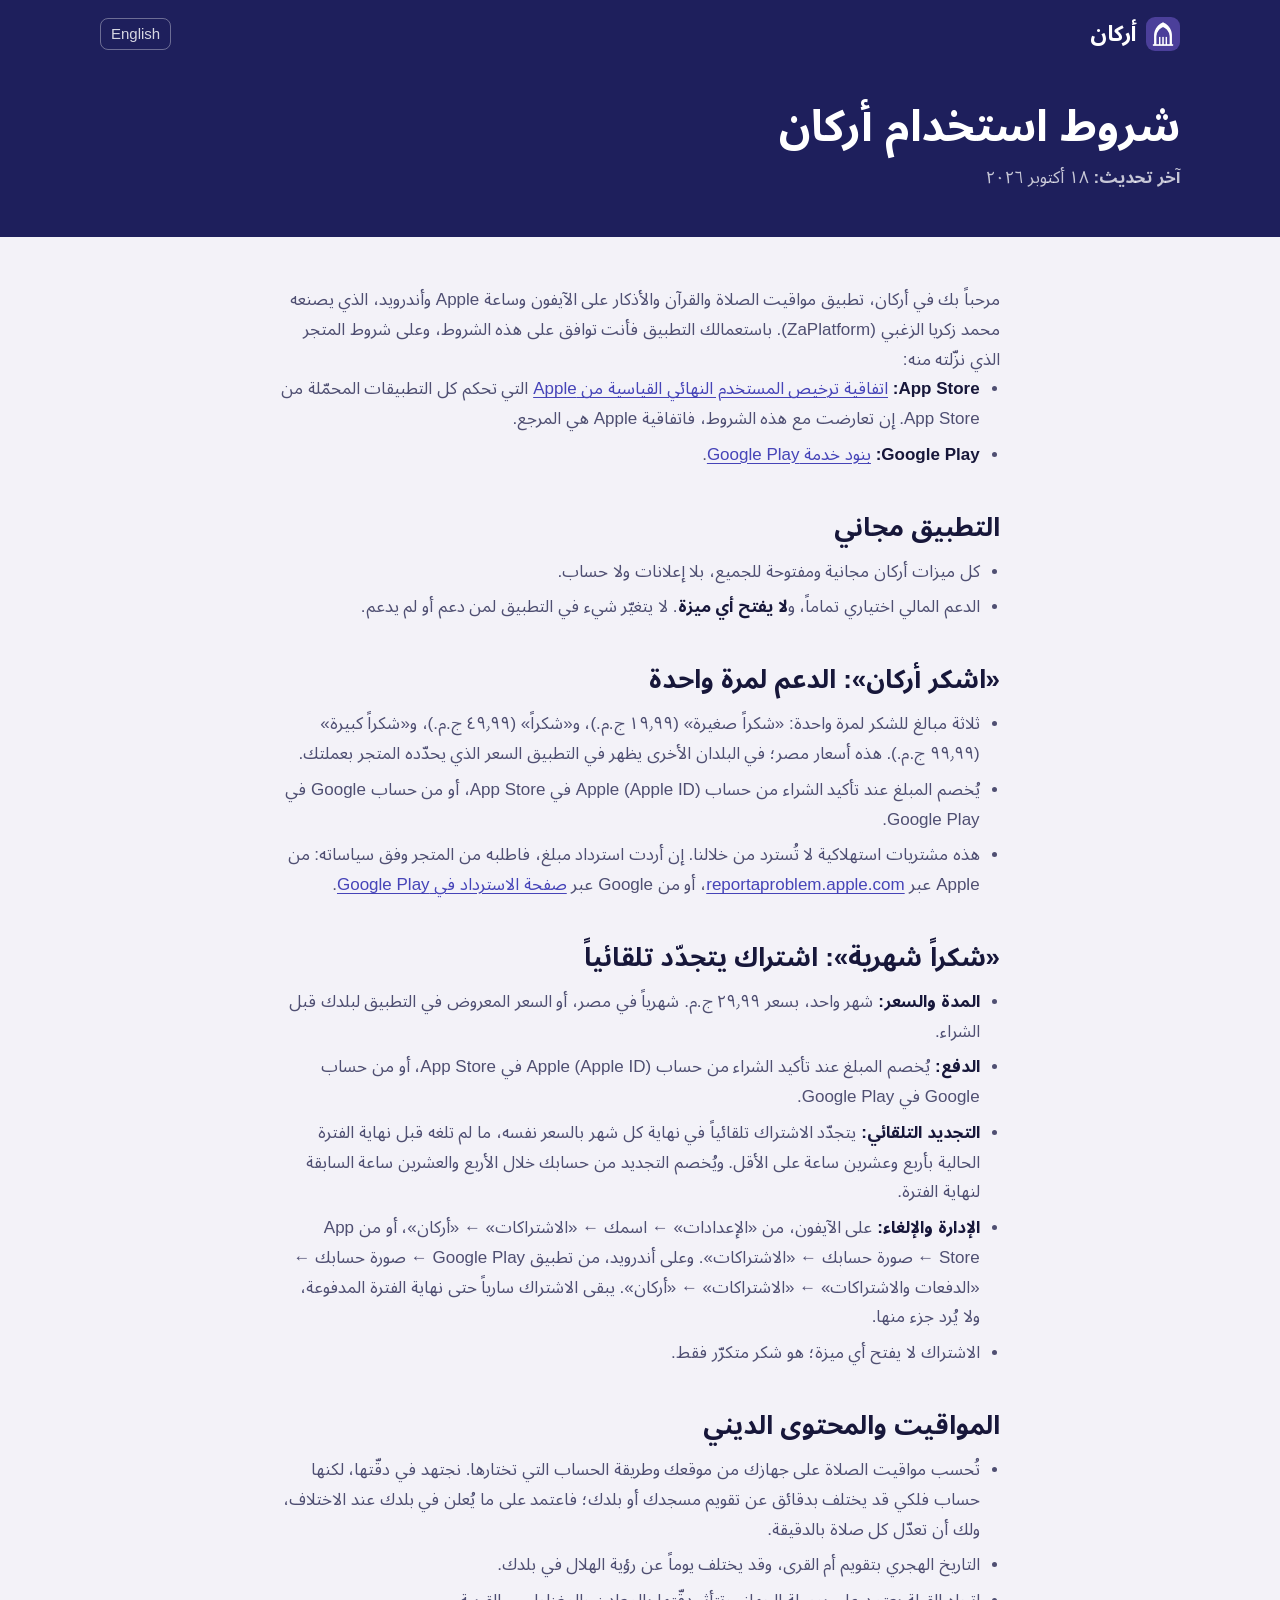
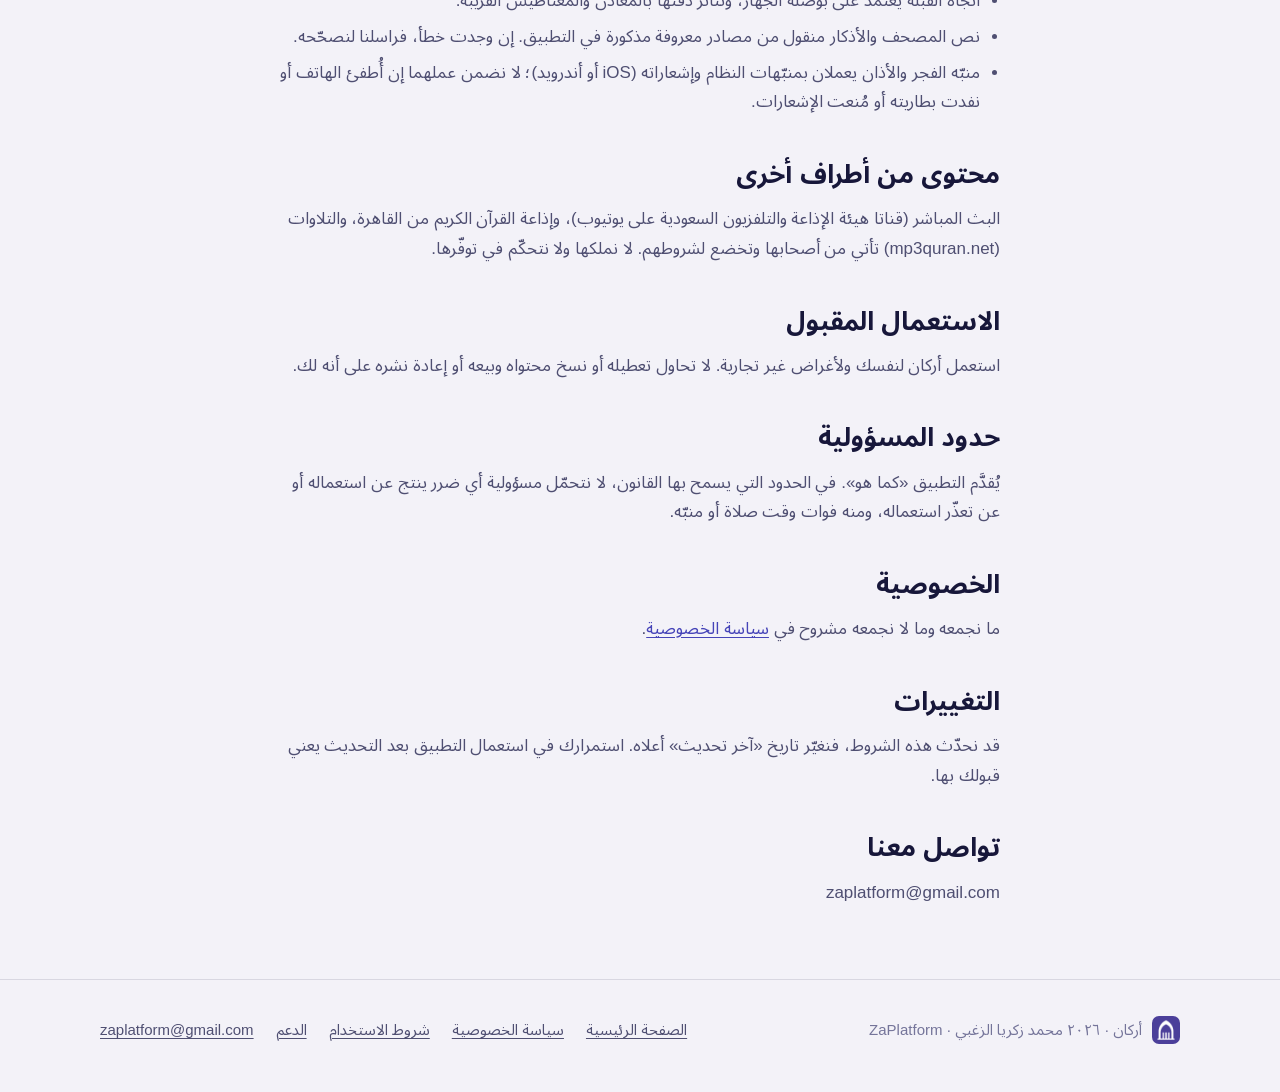
<file: terms/index.html>
<!doctype html>
<html lang="ar" dir="rtl">
<head>
<meta charset="utf-8">
<meta name="viewport" content="width=device-width, initial-scale=1, viewport-fit=cover">
<title>شروط استخدام أركان</title>
<meta name="description" content="شروط استخدام أركان، وشروط الدعم لمرة واحدة واشتراك «شكراً شهرية» الذي يتجدّد تلقائياً.">
<link rel="canonical" href="https://arkan.zaplatform.com/terms/">
<link rel="alternate" hreflang="ar" href="https://arkan.zaplatform.com/terms/">
<link rel="alternate" hreflang="en" href="https://arkan.zaplatform.com/en/terms/">
<link rel="alternate" hreflang="x-default" href="https://arkan.zaplatform.com/terms/">
<meta property="og:type" content="article">
<meta property="og:site_name" content="أركان">
<meta property="og:title" content="شروط استخدام أركان">
<meta property="og:description" content="شروط استخدام أركان، وشروط الدعم لمرة واحدة واشتراك «شكراً شهرية» الذي يتجدّد تلقائياً.">
<meta property="og:url" content="https://arkan.zaplatform.com/terms/">
<meta property="og:image" content="https://arkan.zaplatform.com/img/og-ar.jpg">
<meta name="twitter:card" content="summary_large_image">
<meta name="theme-color" content="#1E1F5C">
<meta name="color-scheme" content="light dark">
<link rel="icon" type="image/png" href="../img/favicon.png">
<link rel="apple-touch-icon" href="../img/apple-touch-icon.png">
<link rel="stylesheet" href="../landing.css">
</head>
<body>
<header class="bar">
  <div class="wrap">
    <a class="brand" href="../"><img src="../img/icon-512.png" alt="" width="34" height="34">أركان</a>
    <nav aria-label="روابط"><a class="lang" href="../en/terms/" hreflang="en" lang="en">English</a></nav>
  </div>
</header>
<main>
  <div class="doc-top"><div class="wrap"><h1>شروط استخدام أركان</h1><p><strong>آخر تحديث:</strong> ١٨ أكتوبر ٢٠٢٦</p></div></div>
  <article class="doc">
<p>مرحباً بك في أركان، تطبيق مواقيت الصلاة والقرآن والأذكار على الآيفون وساعة Apple وأندرويد، الذي يصنعه محمد زكريا الزغبي (ZaPlatform). باستعمالك التطبيق فأنت توافق على هذه الشروط، وعلى شروط المتجر الذي نزّلته منه:</p>
<ul><li><strong>App Store:</strong> <a href="https://www.apple.com/legal/internet-services/itunes/dev/stdeula/">اتفاقية ترخيص المستخدم النهائي القياسية من Apple</a> التي تحكم كل التطبيقات المحمّلة من App Store. إن تعارضت مع هذه الشروط، فاتفاقية Apple هي المرجع.</li><li><strong>Google Play:</strong> <a href="https://play.google.com/about/play-terms/">بنود خدمة Google Play</a>.</li></ul>
<h2>التطبيق مجاني</h2>
<ul><li>كل ميزات أركان مجانية ومفتوحة للجميع، بلا إعلانات ولا حساب.</li><li>الدعم المالي اختياري تماماً، و<strong>لا يفتح أي ميزة</strong>. لا يتغيّر شيء في التطبيق لمن دعم أو لم يدعم.</li></ul>
<h2>«اشكر أركان»: الدعم لمرة واحدة</h2>
<ul><li>ثلاثة مبالغ للشكر لمرة واحدة: «شكراً صغيرة» (١٩٫٩٩ ج.م.)، و«شكراً» (٤٩٫٩٩ ج.م.)، و«شكراً كبيرة» (٩٩٫٩٩ ج.م.). هذه أسعار مصر؛ في البلدان الأخرى يظهر في التطبيق السعر الذي يحدّده المتجر بعملتك.</li><li>يُخصم المبلغ عند تأكيد الشراء من حساب Apple (Apple ID) في App Store، أو من حساب Google في Google Play.</li><li>هذه مشتريات استهلاكية لا تُسترد من خلالنا. إن أردت استرداد مبلغ، فاطلبه من المتجر وفق سياساته: من Apple عبر <a href="https://reportaproblem.apple.com">reportaproblem.apple.com</a>، أو من Google عبر <a href="https://support.google.com/googleplay/answer/2479637">صفحة الاسترداد في Google Play</a>.</li></ul>
<h2>«شكراً شهرية»: اشتراك يتجدّد تلقائياً</h2>
<ul><li><strong>المدة والسعر:</strong> شهر واحد، بسعر ٢٩٫٩٩ ج.م. شهرياً في مصر، أو السعر المعروض في التطبيق لبلدك قبل الشراء.</li><li><strong>الدفع:</strong> يُخصم المبلغ عند تأكيد الشراء من حساب Apple (Apple ID) في App Store، أو من حساب Google في Google Play.</li><li><strong>التجديد التلقائي:</strong> يتجدّد الاشتراك تلقائياً في نهاية كل شهر بالسعر نفسه، ما لم تلغه قبل نهاية الفترة الحالية بأربع وعشرين ساعة على الأقل. ويُخصم التجديد من حسابك خلال الأربع والعشرين ساعة السابقة لنهاية الفترة.</li><li><strong>الإدارة والإلغاء:</strong> على الآيفون، من «الإعدادات» ← اسمك ← «الاشتراكات» ← «أركان»، أو من App Store ← صورة حسابك ← «الاشتراكات». وعلى أندرويد، من تطبيق Google Play ← صورة حسابك ← «الدفعات والاشتراكات» ← «الاشتراكات» ← «أركان». يبقى الاشتراك سارياً حتى نهاية الفترة المدفوعة، ولا يُرد جزء منها.</li><li>الاشتراك لا يفتح أي ميزة؛ هو شكر متكرّر فقط.</li></ul>
<h2>المواقيت والمحتوى الديني</h2>
<ul><li>تُحسب مواقيت الصلاة على جهازك من موقعك وطريقة الحساب التي تختارها. نجتهد في دقّتها، لكنها حساب فلكي قد يختلف بدقائق عن تقويم مسجدك أو بلدك؛ فاعتمد على ما يُعلن في بلدك عند الاختلاف، ولك أن تعدّل كل صلاة بالدقيقة.</li><li>التاريخ الهجري بتقويم أم القرى، وقد يختلف يوماً عن رؤية الهلال في بلدك.</li><li>اتجاه القبلة يعتمد على بوصلة الجهاز، وتتأثر دقّتها بالمعادن والمغناطيس القريبة.</li><li>نص المصحف والأذكار منقول من مصادر معروفة مذكورة في التطبيق. إن وجدت خطأ، فراسلنا لنصحّحه.</li><li>منبّه الفجر والأذان يعملان بمنبّهات النظام وإشعاراته (iOS أو أندرويد)؛ لا نضمن عملهما إن أُطفئ الهاتف أو نفدت بطاريته أو مُنعت الإشعارات.</li></ul>
<h2>محتوى من أطراف أخرى</h2>
<p>البث المباشر (قناتا هيئة الإذاعة والتلفزيون السعودية على يوتيوب)، وإذاعة القرآن الكريم من القاهرة، والتلاوات (mp3quran.net) تأتي من أصحابها وتخضع لشروطهم. لا نملكها ولا نتحكّم في توفّرها.</p>
<h2>الاستعمال المقبول</h2>
<p>استعمل أركان لنفسك ولأغراض غير تجارية. لا تحاول تعطيله أو نسخ محتواه وبيعه أو إعادة نشره على أنه لك.</p>
<h2>حدود المسؤولية</h2>
<p>يُقدَّم التطبيق «كما هو». في الحدود التي يسمح بها القانون، لا نتحمّل مسؤولية أي ضرر ينتج عن استعماله أو عن تعذّر استعماله، ومنه فوات وقت صلاة أو منبّه.</p>
<h2>الخصوصية</h2>
<p>ما نجمعه وما لا نجمعه مشروح في <a href="https://arkan.zaplatform.com/privacy/">سياسة الخصوصية</a>.</p>
<h2>التغييرات</h2>
<p>قد نحدّث هذه الشروط، فنغيّر تاريخ «آخر تحديث» أعلاه. استمرارك في استعمال التطبيق بعد التحديث يعني قبولك بها.</p>
<h2>تواصل معنا</h2>
<p>zaplatform@gmail.com</p>
  </article>
</main>
<footer>
  <div class="wrap">
    <div class="who"><img src="../img/icon-512.png" alt="" width="28" height="28"><span>أركان · ٢٠٢٦ محمد زكريا الزغبي · ZaPlatform</span></div>
    <nav aria-label="روابط"><a href="../">الصفحة الرئيسية</a><a href="../privacy/">سياسة الخصوصية</a><a href="../terms/">شروط الاستخدام</a><a href="../#support">الدعم</a><a href="mailto:zaplatform@gmail.com">zaplatform@gmail.com</a></nav>
  </div>
</footer>
</body>
</html>
</file>
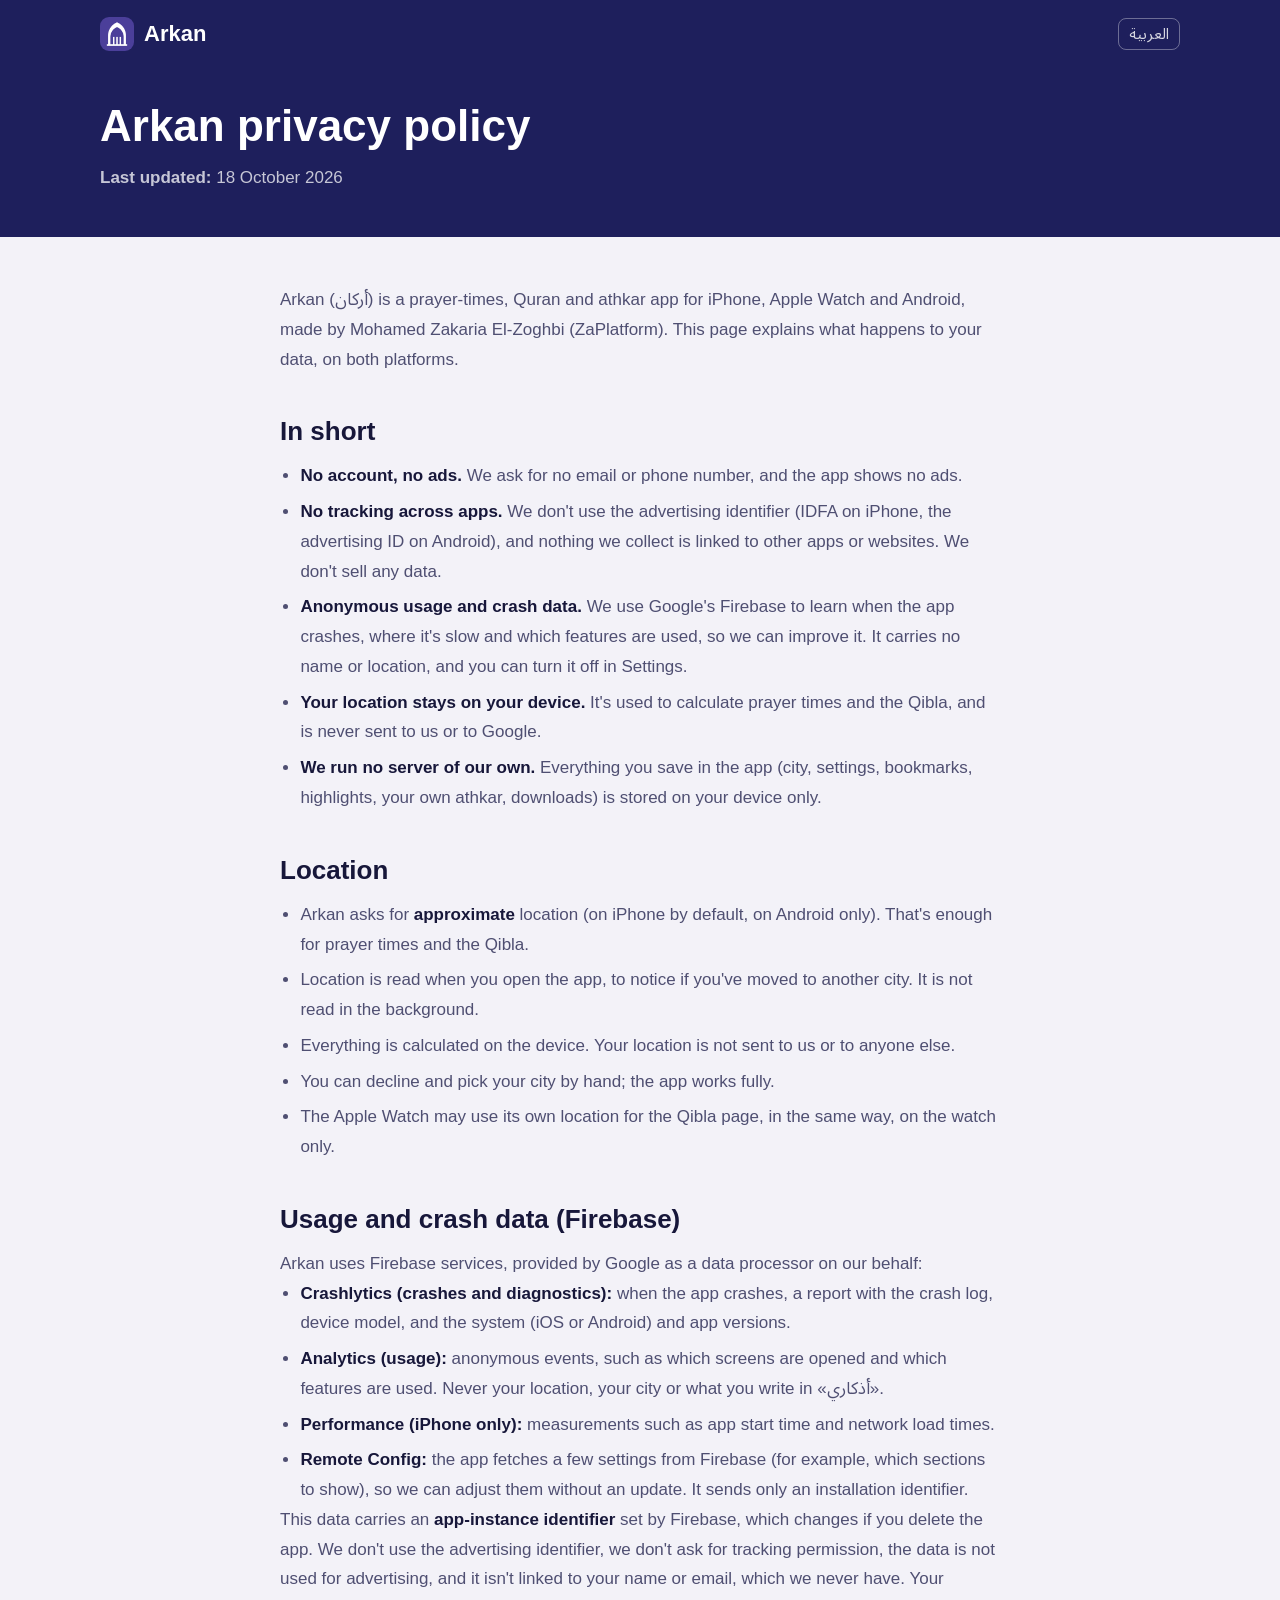
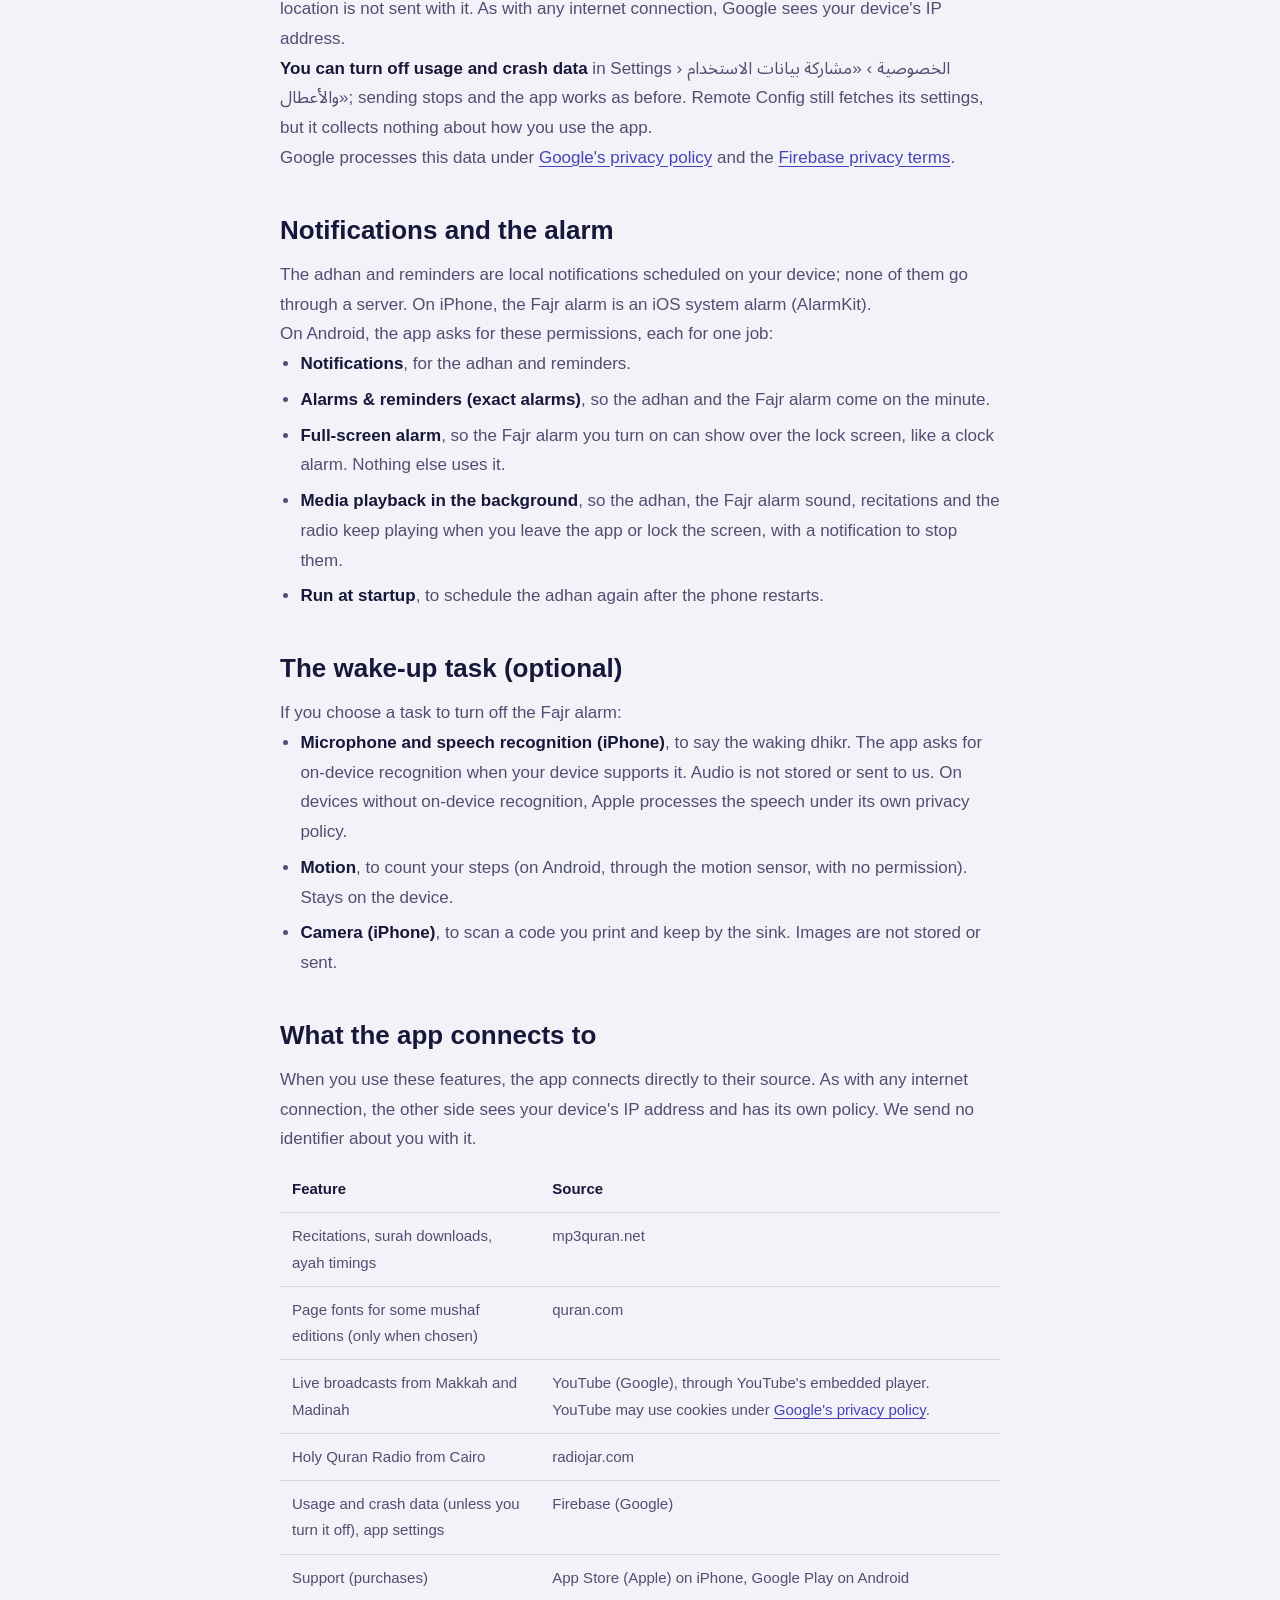
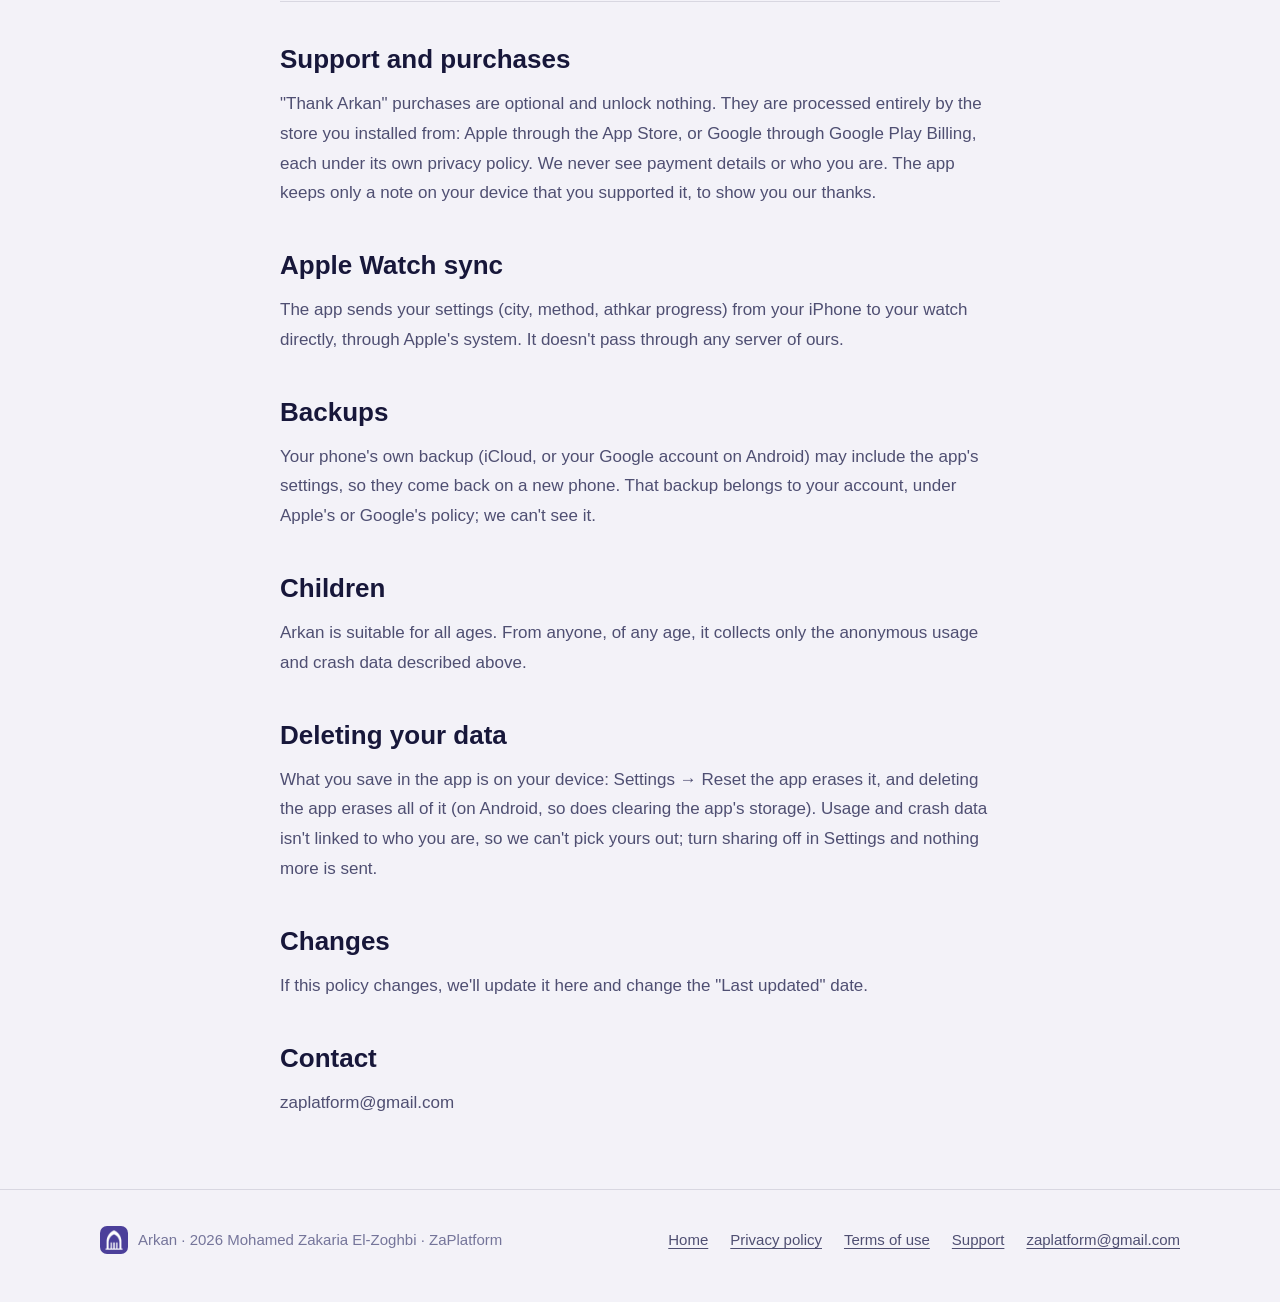
<file: en/privacy/index.html>
<!doctype html>
<html lang="en" dir="ltr">
<head>
<meta charset="utf-8">
<meta name="viewport" content="width=device-width, initial-scale=1, viewport-fit=cover">
<title>Arkan privacy policy</title>
<meta name="description" content="Arkan's privacy policy: no account, no ads, no cross-app tracking; your location stays on your device. Anonymous usage and crash data you can turn off.">
<link rel="canonical" href="https://arkan.zaplatform.com/en/privacy/">
<link rel="alternate" hreflang="ar" href="https://arkan.zaplatform.com/privacy/">
<link rel="alternate" hreflang="en" href="https://arkan.zaplatform.com/en/privacy/">
<link rel="alternate" hreflang="x-default" href="https://arkan.zaplatform.com/privacy/">
<meta property="og:type" content="article">
<meta property="og:site_name" content="Arkan">
<meta property="og:title" content="Arkan privacy policy">
<meta property="og:description" content="Arkan's privacy policy: no account, no ads, no cross-app tracking; your location stays on your device. Anonymous usage and crash data you can turn off.">
<meta property="og:url" content="https://arkan.zaplatform.com/en/privacy/">
<meta property="og:image" content="https://arkan.zaplatform.com/img/og-en.jpg">
<meta name="twitter:card" content="summary_large_image">
<meta name="theme-color" content="#1E1F5C">
<meta name="color-scheme" content="light dark">
<link rel="icon" type="image/png" href="../../img/favicon.png">
<link rel="apple-touch-icon" href="../../img/apple-touch-icon.png">
<link rel="stylesheet" href="../../landing.css">
</head>
<body>
<header class="bar">
  <div class="wrap">
    <a class="brand" href="../"><img src="../../img/icon-512.png" alt="" width="34" height="34">Arkan</a>
    <nav aria-label="Links"><a class="lang" href="../../privacy/" hreflang="ar" lang="ar">العربية</a></nav>
  </div>
</header>
<main>
  <div class="doc-top"><div class="wrap"><h1>Arkan privacy policy</h1><p><strong>Last updated:</strong> 18 October 2026</p></div></div>
  <article class="doc">
<p>Arkan (أركان) is a prayer-times, Quran and athkar app for iPhone, Apple Watch and Android, made by Mohamed Zakaria El-Zoghbi (ZaPlatform). This page explains what happens to your data, on both platforms.</p>
<h2>In short</h2>
<ul><li><strong>No account, no ads.</strong> We ask for no email or phone number, and the app shows no ads.</li><li><strong>No tracking across apps.</strong> We don't use the advertising identifier (IDFA on iPhone, the advertising ID on Android), and nothing we collect is linked to other apps or websites. We don't sell any data.</li><li><strong>Anonymous usage and crash data.</strong> We use Google's Firebase to learn when the app crashes, where it's slow and which features are used, so we can improve it. It carries no name or location, and you can turn it off in Settings.</li><li><strong>Your location stays on your device.</strong> It's used to calculate prayer times and the Qibla, and is never sent to us or to Google.</li><li><strong>We run no server of our own.</strong> Everything you save in the app (city, settings, bookmarks, highlights, your own athkar, downloads) is stored on your device only.</li></ul>
<h2>Location</h2>
<ul><li>Arkan asks for <strong>approximate</strong> location (on iPhone by default, on Android only). That's enough for prayer times and the Qibla.</li><li>Location is read when you open the app, to notice if you've moved to another city. It is not read in the background.</li><li>Everything is calculated on the device. Your location is not sent to us or to anyone else.</li><li>You can decline and pick your city by hand; the app works fully.</li><li>The Apple Watch may use its own location for the Qibla page, in the same way, on the watch only.</li></ul>
<h2>Usage and crash data (Firebase)</h2>
<p>Arkan uses Firebase services, provided by Google as a data processor on our behalf:</p>
<ul><li><strong>Crashlytics (crashes and diagnostics):</strong> when the app crashes, a report with the crash log, device model, and the system (iOS or Android) and app versions.</li><li><strong>Analytics (usage):</strong> anonymous events, such as which screens are opened and which features are used. Never your location, your city or what you write in «أذكاري».</li><li><strong>Performance (iPhone only):</strong> measurements such as app start time and network load times.</li><li><strong>Remote Config:</strong> the app fetches a few settings from Firebase (for example, which sections to show), so we can adjust them without an update. It sends only an installation identifier.</li></ul>
<p>This data carries an <strong>app-instance identifier</strong> set by Firebase, which changes if you delete the app. We don't use the advertising identifier, we don't ask for tracking permission, the data is not used for advertising, and it isn't linked to your name or email, which we never have. Your location is not sent with it. As with any internet connection, Google sees your device's IP address.</p>
<p><strong>You can turn off usage and crash data</strong> in Settings › الخصوصية › «مشاركة بيانات الاستخدام والأعطال»; sending stops and the app works as before. Remote Config still fetches its settings, but it collects nothing about how you use the app.</p>
<p>Google processes this data under <a href="https://policies.google.com/privacy">Google's privacy policy</a> and the <a href="https://firebase.google.com/support/privacy">Firebase privacy terms</a>.</p>
<h2>Notifications and the alarm</h2>
<p>The adhan and reminders are local notifications scheduled on your device; none of them go through a server. On iPhone, the Fajr alarm is an iOS system alarm (AlarmKit).</p>
<p>On Android, the app asks for these permissions, each for one job:</p>
<ul><li><strong>Notifications</strong>, for the adhan and reminders.</li><li><strong>Alarms &amp; reminders (exact alarms)</strong>, so the adhan and the Fajr alarm come on the minute.</li><li><strong>Full-screen alarm</strong>, so the Fajr alarm you turn on can show over the lock screen, like a clock alarm. Nothing else uses it.</li><li><strong>Media playback in the background</strong>, so the adhan, the Fajr alarm sound, recitations and the radio keep playing when you leave the app or lock the screen, with a notification to stop them.</li><li><strong>Run at startup</strong>, to schedule the adhan again after the phone restarts.</li></ul>
<h2>The wake-up task (optional)</h2>
<p>If you choose a task to turn off the Fajr alarm:</p>
<ul><li><strong>Microphone and speech recognition (iPhone)</strong>, to say the waking dhikr. The app asks for on-device recognition when your device supports it. Audio is not stored or sent to us. On devices without on-device recognition, Apple processes the speech under its own privacy policy.</li><li><strong>Motion</strong>, to count your steps (on Android, through the motion sensor, with no permission). Stays on the device.</li><li><strong>Camera (iPhone)</strong>, to scan a code you print and keep by the sink. Images are not stored or sent.</li></ul>
<h2>What the app connects to</h2>
<p>When you use these features, the app connects directly to their source. As with any internet connection, the other side sees your device's IP address and has its own policy. We send no identifier about you with it.</p>
<div class="table"><table><tr><th>Feature</th><th>Source</th></tr><tr><td>Recitations, surah downloads, ayah timings</td><td>mp3quran.net</td></tr><tr><td>Page fonts for some mushaf editions (only when chosen)</td><td>quran.com</td></tr><tr><td>Live broadcasts from Makkah and Madinah</td><td>YouTube (Google), through YouTube's embedded player. YouTube may use cookies under <a href="https://policies.google.com/privacy">Google's privacy policy</a>.</td></tr><tr><td>Holy Quran Radio from Cairo</td><td>radiojar.com</td></tr><tr><td>Usage and crash data (unless you turn it off), app settings</td><td>Firebase (Google)</td></tr><tr><td>Support (purchases)</td><td>App Store (Apple) on iPhone, Google Play on Android</td></tr></table></div>
<h2>Support and purchases</h2>
<p>"Thank Arkan" purchases are optional and unlock nothing. They are processed entirely by the store you installed from: Apple through the App Store, or Google through Google Play Billing, each under its own privacy policy. We never see payment details or who you are. The app keeps only a note on your device that you supported it, to show you our thanks.</p>
<h2>Apple Watch sync</h2>
<p>The app sends your settings (city, method, athkar progress) from your iPhone to your watch directly, through Apple's system. It doesn't pass through any server of ours.</p>
<h2>Backups</h2>
<p>Your phone's own backup (iCloud, or your Google account on Android) may include the app's settings, so they come back on a new phone. That backup belongs to your account, under Apple's or Google's policy; we can't see it.</p>
<h2>Children</h2>
<p>Arkan is suitable for all ages. From anyone, of any age, it collects only the anonymous usage and crash data described above.</p>
<h2>Deleting your data</h2>
<p>What you save in the app is on your device: Settings → Reset the app erases it, and deleting the app erases all of it (on Android, so does clearing the app's storage). Usage and crash data isn't linked to who you are, so we can't pick yours out; turn sharing off in Settings and nothing more is sent.</p>
<h2>Changes</h2>
<p>If this policy changes, we'll update it here and change the "Last updated" date.</p>
<h2>Contact</h2>
<p>zaplatform@gmail.com</p>
  </article>
</main>
<footer>
  <div class="wrap">
    <div class="who"><img src="../../img/icon-512.png" alt="" width="28" height="28"><span>Arkan · 2026 Mohamed Zakaria El-Zoghbi · ZaPlatform</span></div>
    <nav aria-label="Links"><a href="../">Home</a><a href="../privacy/">Privacy policy</a><a href="../terms/">Terms of use</a><a href="../#support">Support</a><a href="mailto:zaplatform@gmail.com">zaplatform@gmail.com</a></nav>
  </div>
</footer>
</body>
</html>
</file>
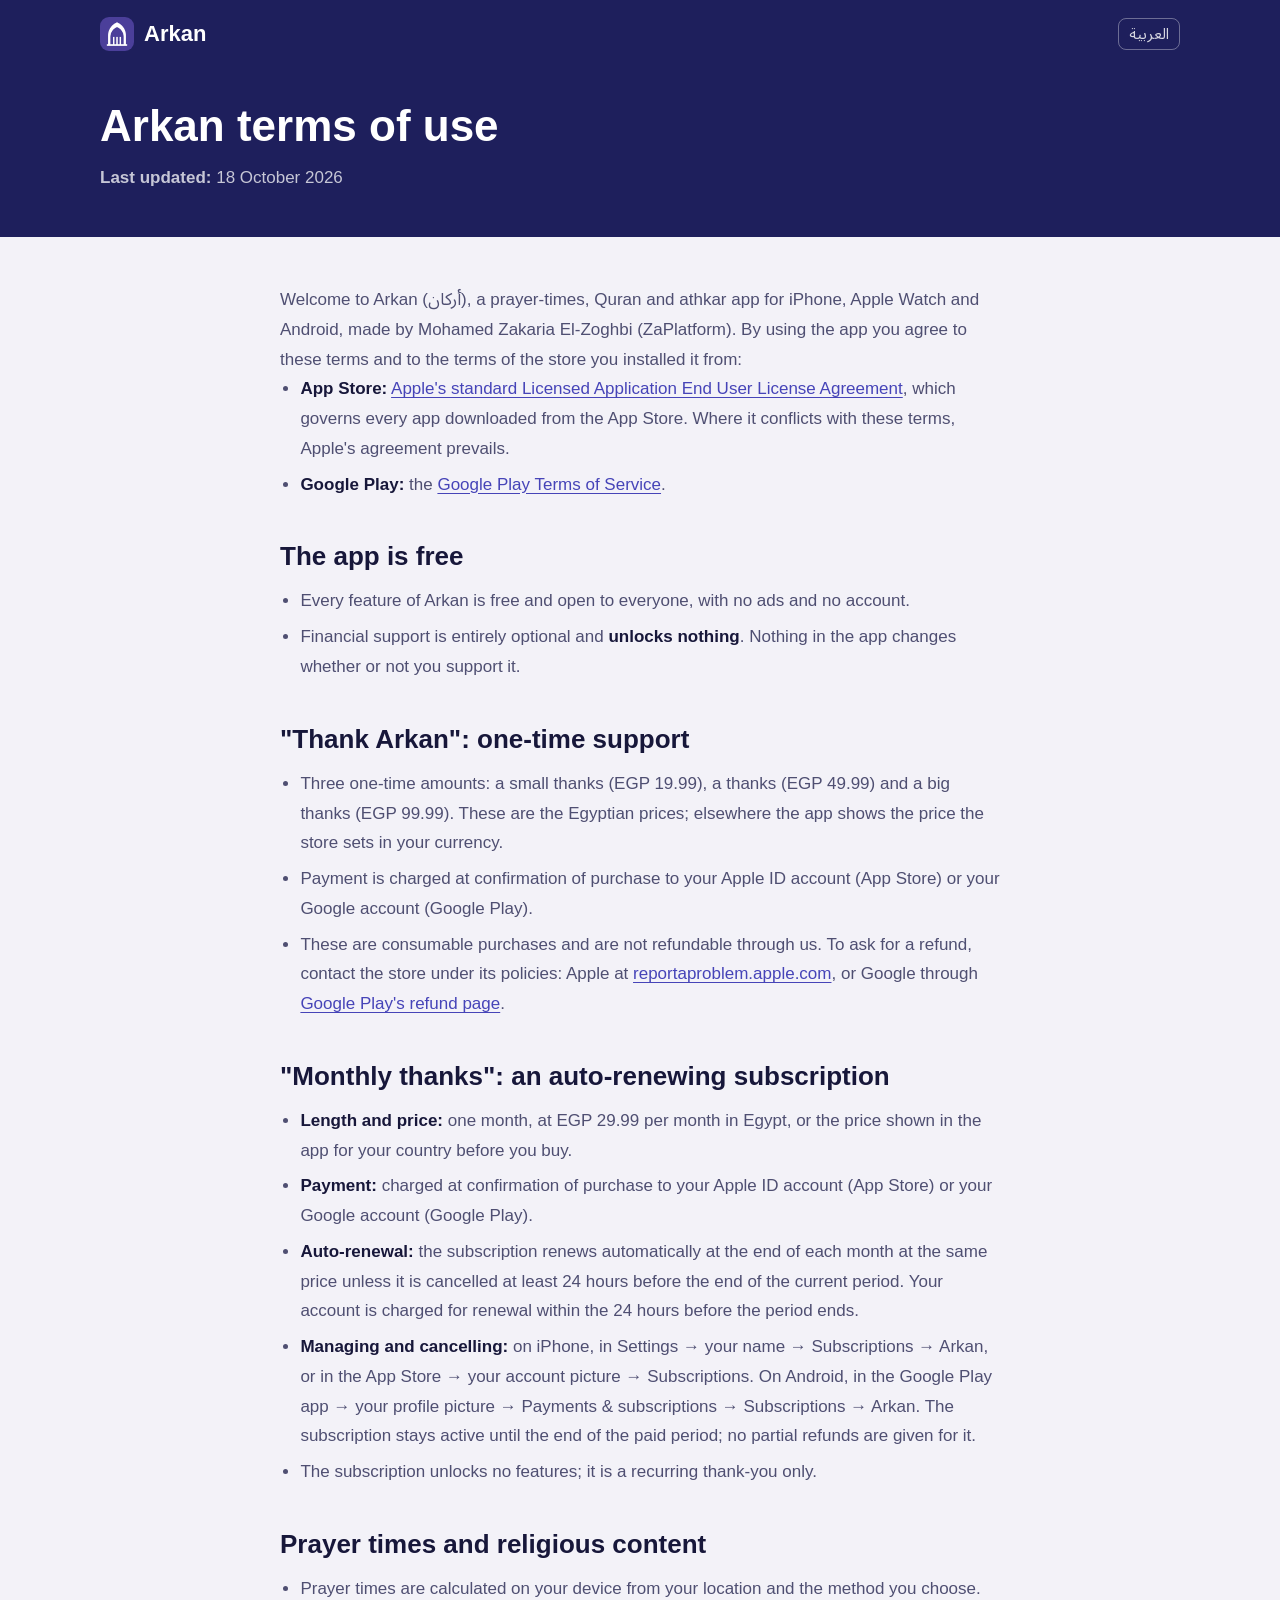
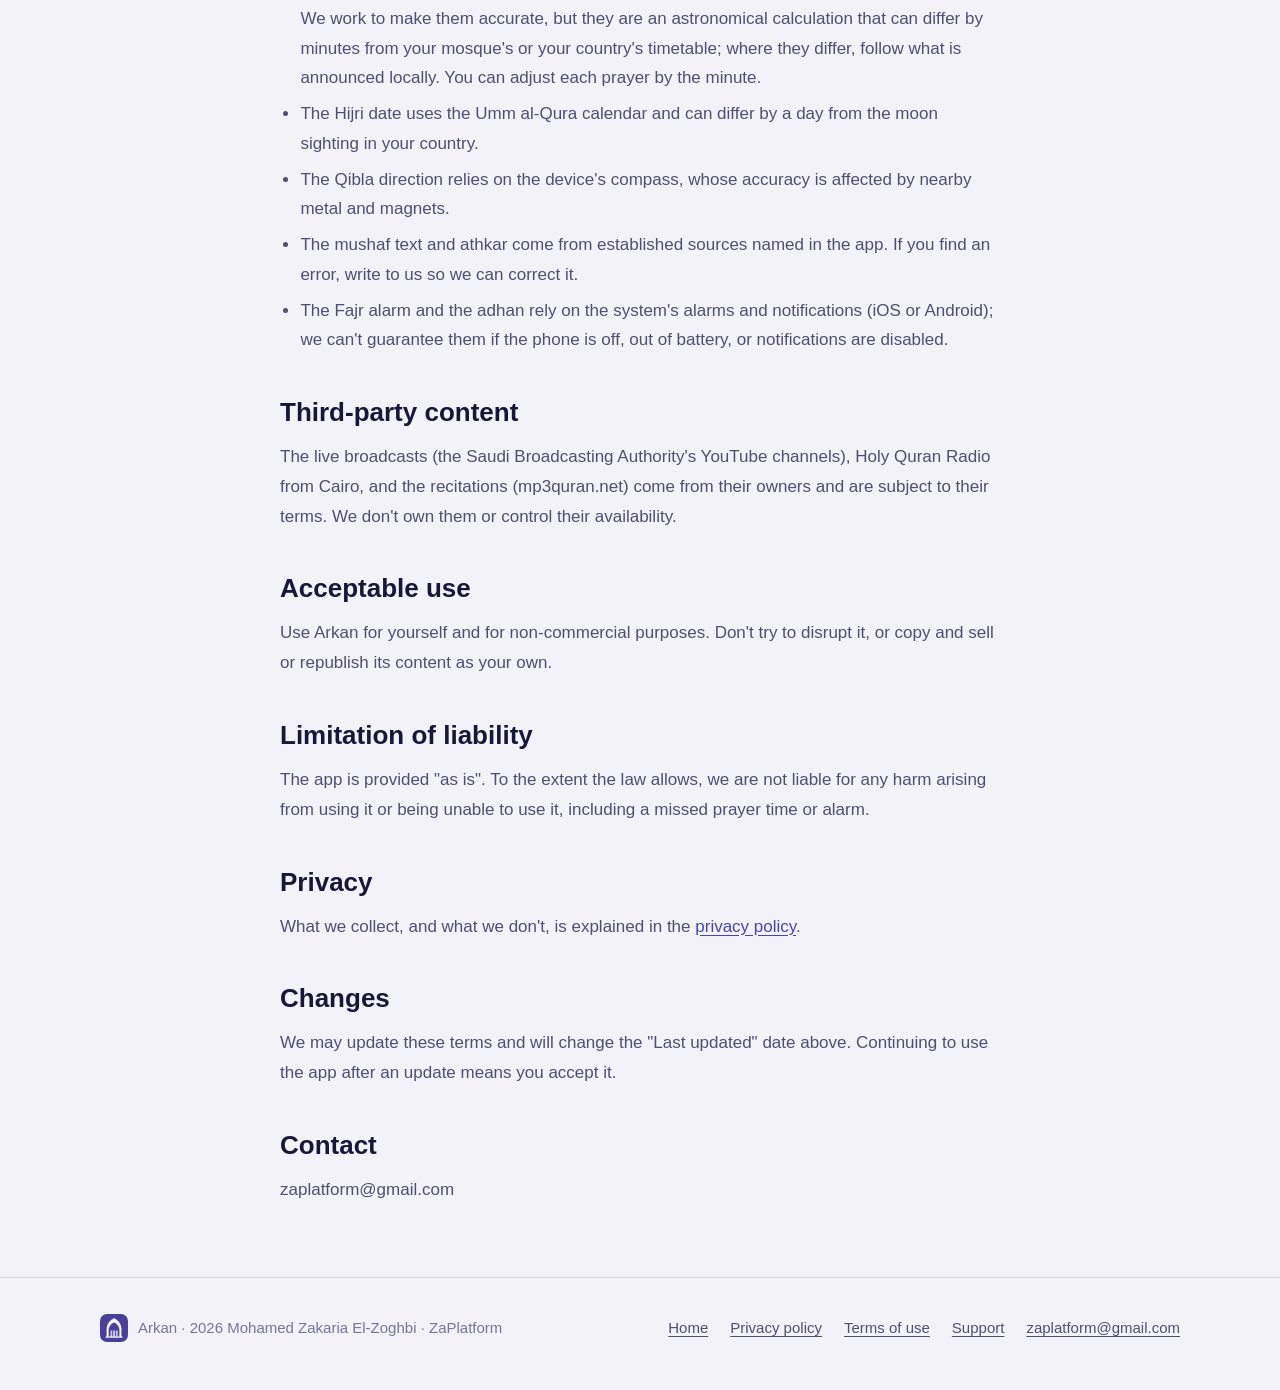
<file: en/terms/index.html>
<!doctype html>
<html lang="en" dir="ltr">
<head>
<meta charset="utf-8">
<meta name="viewport" content="width=device-width, initial-scale=1, viewport-fit=cover">
<title>Arkan terms of use</title>
<meta name="description" content="Arkan's terms of use, and the terms of the one-time tips and the auto-renewing monthly thank-you subscription.">
<link rel="canonical" href="https://arkan.zaplatform.com/en/terms/">
<link rel="alternate" hreflang="ar" href="https://arkan.zaplatform.com/terms/">
<link rel="alternate" hreflang="en" href="https://arkan.zaplatform.com/en/terms/">
<link rel="alternate" hreflang="x-default" href="https://arkan.zaplatform.com/terms/">
<meta property="og:type" content="article">
<meta property="og:site_name" content="Arkan">
<meta property="og:title" content="Arkan terms of use">
<meta property="og:description" content="Arkan's terms of use, and the terms of the one-time tips and the auto-renewing monthly thank-you subscription.">
<meta property="og:url" content="https://arkan.zaplatform.com/en/terms/">
<meta property="og:image" content="https://arkan.zaplatform.com/img/og-en.jpg">
<meta name="twitter:card" content="summary_large_image">
<meta name="theme-color" content="#1E1F5C">
<meta name="color-scheme" content="light dark">
<link rel="icon" type="image/png" href="../../img/favicon.png">
<link rel="apple-touch-icon" href="../../img/apple-touch-icon.png">
<link rel="stylesheet" href="../../landing.css">
</head>
<body>
<header class="bar">
  <div class="wrap">
    <a class="brand" href="../"><img src="../../img/icon-512.png" alt="" width="34" height="34">Arkan</a>
    <nav aria-label="Links"><a class="lang" href="../../terms/" hreflang="ar" lang="ar">العربية</a></nav>
  </div>
</header>
<main>
  <div class="doc-top"><div class="wrap"><h1>Arkan terms of use</h1><p><strong>Last updated:</strong> 18 October 2026</p></div></div>
  <article class="doc">
<p>Welcome to Arkan (أركان), a prayer-times, Quran and athkar app for iPhone, Apple Watch and Android, made by Mohamed Zakaria El-Zoghbi (ZaPlatform). By using the app you agree to these terms and to the terms of the store you installed it from:</p>
<ul><li><strong>App Store:</strong> <a href="https://www.apple.com/legal/internet-services/itunes/dev/stdeula/">Apple's standard Licensed Application End User License Agreement</a>, which governs every app downloaded from the App Store. Where it conflicts with these terms, Apple's agreement prevails.</li><li><strong>Google Play:</strong> the <a href="https://play.google.com/about/play-terms/">Google Play Terms of Service</a>.</li></ul>
<h2>The app is free</h2>
<ul><li>Every feature of Arkan is free and open to everyone, with no ads and no account.</li><li>Financial support is entirely optional and <strong>unlocks nothing</strong>. Nothing in the app changes whether or not you support it.</li></ul>
<h2>"Thank Arkan": one-time support</h2>
<ul><li>Three one-time amounts: a small thanks (EGP 19.99), a thanks (EGP 49.99) and a big thanks (EGP 99.99). These are the Egyptian prices; elsewhere the app shows the price the store sets in your currency.</li><li>Payment is charged at confirmation of purchase to your Apple ID account (App Store) or your Google account (Google Play).</li><li>These are consumable purchases and are not refundable through us. To ask for a refund, contact the store under its policies: Apple at <a href="https://reportaproblem.apple.com">reportaproblem.apple.com</a>, or Google through <a href="https://support.google.com/googleplay/answer/2479637">Google Play's refund page</a>.</li></ul>
<h2>"Monthly thanks": an auto-renewing subscription</h2>
<ul><li><strong>Length and price:</strong> one month, at EGP 29.99 per month in Egypt, or the price shown in the app for your country before you buy.</li><li><strong>Payment:</strong> charged at confirmation of purchase to your Apple ID account (App Store) or your Google account (Google Play).</li><li><strong>Auto-renewal:</strong> the subscription renews automatically at the end of each month at the same price unless it is cancelled at least 24 hours before the end of the current period. Your account is charged for renewal within the 24 hours before the period ends.</li><li><strong>Managing and cancelling:</strong> on iPhone, in Settings → your name → Subscriptions → Arkan, or in the App Store → your account picture → Subscriptions. On Android, in the Google Play app → your profile picture → Payments &amp; subscriptions → Subscriptions → Arkan. The subscription stays active until the end of the paid period; no partial refunds are given for it.</li><li>The subscription unlocks no features; it is a recurring thank-you only.</li></ul>
<h2>Prayer times and religious content</h2>
<ul><li>Prayer times are calculated on your device from your location and the method you choose. We work to make them accurate, but they are an astronomical calculation that can differ by minutes from your mosque's or your country's timetable; where they differ, follow what is announced locally. You can adjust each prayer by the minute.</li><li>The Hijri date uses the Umm al-Qura calendar and can differ by a day from the moon sighting in your country.</li><li>The Qibla direction relies on the device's compass, whose accuracy is affected by nearby metal and magnets.</li><li>The mushaf text and athkar come from established sources named in the app. If you find an error, write to us so we can correct it.</li><li>The Fajr alarm and the adhan rely on the system's alarms and notifications (iOS or Android); we can't guarantee them if the phone is off, out of battery, or notifications are disabled.</li></ul>
<h2>Third-party content</h2>
<p>The live broadcasts (the Saudi Broadcasting Authority's YouTube channels), Holy Quran Radio from Cairo, and the recitations (mp3quran.net) come from their owners and are subject to their terms. We don't own them or control their availability.</p>
<h2>Acceptable use</h2>
<p>Use Arkan for yourself and for non-commercial purposes. Don't try to disrupt it, or copy and sell or republish its content as your own.</p>
<h2>Limitation of liability</h2>
<p>The app is provided "as is". To the extent the law allows, we are not liable for any harm arising from using it or being unable to use it, including a missed prayer time or alarm.</p>
<h2>Privacy</h2>
<p>What we collect, and what we don't, is explained in the <a href="https://arkan.zaplatform.com/en/privacy/">privacy policy</a>.</p>
<h2>Changes</h2>
<p>We may update these terms and will change the "Last updated" date above. Continuing to use the app after an update means you accept it.</p>
<h2>Contact</h2>
<p>zaplatform@gmail.com</p>
  </article>
</main>
<footer>
  <div class="wrap">
    <div class="who"><img src="../../img/icon-512.png" alt="" width="28" height="28"><span>Arkan · 2026 Mohamed Zakaria El-Zoghbi · ZaPlatform</span></div>
    <nav aria-label="Links"><a href="../">Home</a><a href="../privacy/">Privacy policy</a><a href="../terms/">Terms of use</a><a href="../#support">Support</a><a href="mailto:zaplatform@gmail.com">zaplatform@gmail.com</a></nav>
  </div>
</footer>
</body>
</html>
</file>
<file: landing.css>
/* أركان — landing page.
 * The page borrows the icon's one idea: night turning to dawn inside a mihrab arch.
 * Rules this file keeps:
 *  · Type = the system font (SF Arabic on Apple, Noto Sans Arabic elsewhere); Amiri Quran for the ayah only.
 *  · NO letter-spacing anywhere. Arabic is a connected script and letter-spacing breaks
 *    words into glyphs (see memory: reference_arabic_no_letter_spacing). Emphasis in Arabic
 *    comes from weight, size and colour.
 *  · The sky gradient (night → dusk → dawn) is the icon's own three stops, and it appears
 *    in exactly two places: the hero, and the dots on the day spine.
 *  · Accent = the app's system indigo (#5856D6 light / #7D7AFF-ish dark). Nothing else is
 *    tinted.
 *  · Logical properties only (inline-start/end), so the same sheet serves / (rtl) and /en/ (ltr). */

/* Type: the system font, chosen by the user 2026-09-26 (font-variants.html, option 7).
 * Apple devices get SF Arabic, the iOS app's own face, and download nothing. Everywhere else
 * Arabic falls back to Noto Sans Arabic: a local install if there is one, else the self-hosted
 * variable file (400-700, Arabic subset only, so Latin never triggers it). The browser only
 * fetches it when a glyph actually needs it. */
@font-face {
  font-family: "Noto Sans Arabic"; font-style: normal; font-weight: 400; font-display: swap;
  src: local("Noto Sans Arabic Regular"), local("NotoSansArabic-Regular"), url("fonts/noto-sans-arabic.woff2") format("woff2");
  unicode-range: U+0600-06FF, U+0750-077F, U+0870-088E, U+0890-0891, U+0897-08E1, U+08E3-08FF, U+200C-200E, U+2010-2011, U+204F, U+2E41, U+FB50-FDFF, U+FE70-FE74, U+FE76-FEFC, U+102E0-102FB, U+10E60-10E7E, U+10EC2-10EC4, U+10EFC-10EFF, U+1EE00-1EE03, U+1EE05-1EE1F, U+1EE21-1EE22, U+1EE24, U+1EE27, U+1EE29-1EE32, U+1EE34-1EE37, U+1EE39, U+1EE3B, U+1EE42, U+1EE47, U+1EE49, U+1EE4B, U+1EE4D-1EE4F, U+1EE51-1EE52, U+1EE54, U+1EE57, U+1EE59, U+1EE5B, U+1EE5D, U+1EE5F, U+1EE61-1EE62, U+1EE64, U+1EE67-1EE6A, U+1EE6C-1EE72, U+1EE74-1EE77, U+1EE79-1EE7C, U+1EE7E, U+1EE80-1EE89, U+1EE8B-1EE9B, U+1EEA1-1EEA3, U+1EEA5-1EEA9, U+1EEAB-1EEBB, U+1EEF0-1EEF1;
}
@font-face {
  font-family: "Noto Sans Arabic"; font-style: normal; font-weight: 500 700; font-display: swap;
  src: local("Noto Sans Arabic Bold"), local("NotoSansArabic-Bold"), url("fonts/noto-sans-arabic.woff2") format("woff2");
  unicode-range: U+0600-06FF, U+0750-077F, U+0870-088E, U+0890-0891, U+0897-08E1, U+08E3-08FF, U+200C-200E, U+2010-2011, U+204F, U+2E41, U+FB50-FDFF, U+FE70-FE74, U+FE76-FEFC, U+102E0-102FB, U+10E60-10E7E, U+10EC2-10EC4, U+10EFC-10EFF, U+1EE00-1EE03, U+1EE05-1EE1F, U+1EE21-1EE22, U+1EE24, U+1EE27, U+1EE29-1EE32, U+1EE34-1EE37, U+1EE39, U+1EE3B, U+1EE42, U+1EE47, U+1EE49, U+1EE4B, U+1EE4D-1EE4F, U+1EE51-1EE52, U+1EE54, U+1EE57, U+1EE59, U+1EE5B, U+1EE5D, U+1EE5F, U+1EE61-1EE62, U+1EE64, U+1EE67-1EE6A, U+1EE6C-1EE72, U+1EE74-1EE77, U+1EE79-1EE7C, U+1EE7E, U+1EE80-1EE89, U+1EE8B-1EE9B, U+1EEA1-1EEA3, U+1EEA5-1EEA9, U+1EEAB-1EEBB, U+1EEF0-1EEF1;
}

:root {
  --night: #1E1F5C;
  --dusk: #4B3F9A;
  --dawn: #E39A7A;
  --sun: #FFD9A8;

  --ground: #F3F2F8;
  --surface: #FFFFFF;
  --surface-2: #EAE8F3;
  --ink: #17173A;
  --ink-2: #4F4F72;
  --ink-3: #75759A;
  --line: rgba(23, 23, 58, .12);
  --tint: #5856D6;
  --tint-ink: #4644B8;
  --tint-soft: rgba(88, 86, 214, .1);
  --shadow: 0 1px 2px rgba(23, 23, 58, .06), 0 12px 32px rgba(23, 23, 58, .08);
  --bezel: #141418;

  --system: -apple-system, BlinkMacSystemFont, "SF Arabic", "SF Pro Text", "Noto Sans Arabic", "Segoe UI", Roboto, "Helvetica Neue", Arial, system-ui, sans-serif;
  --display: var(--system);
  --body: var(--system);
  --quran: "Amiri Quran", "Amiri", "Geeza Pro", serif;

  --wrap: 1120px;
  --gutter: 20px;
}
@media (prefers-color-scheme: dark) {
  :root:not([data-theme="light"]) {
    color-scheme: dark;
    --ground: #0B0C24;
    --surface: #15163A;
    --surface-2: #1D1E48;
    --ink: #EEEDF8;
    --ink-2: #B4B3D4;
    --ink-3: #8F8EB6;
    --line: rgba(238, 237, 248, .12);
    --tint: #8C89FF;
    --tint-ink: #A9A7FF;
    --tint-soft: rgba(140, 137, 255, .14);
    --shadow: 0 1px 2px rgba(0, 0, 0, .3), 0 12px 32px rgba(0, 0, 0, .35);
    --bezel: #000;
  }
}
:root[data-theme="dark"] {
  color-scheme: dark;
  --ground: #0B0C24;
  --surface: #15163A;
  --surface-2: #1D1E48;
  --ink: #EEEDF8;
  --ink-2: #B4B3D4;
  --ink-3: #8F8EB6;
  --line: rgba(238, 237, 248, .12);
  --tint: #8C89FF;
  --tint-ink: #A9A7FF;
  --tint-soft: rgba(140, 137, 255, .14);
  --shadow: 0 1px 2px rgba(0, 0, 0, .3), 0 12px 32px rgba(0, 0, 0, .35);
  --bezel: #000;
}

* { box-sizing: border-box; }
html { -webkit-text-size-adjust: 100%; scroll-behavior: smooth; }
@media (prefers-reduced-motion: reduce) { html { scroll-behavior: auto; } }
body {
  margin: 0;
  background: var(--ground);
  color: var(--ink);
  font-family: var(--body);
  font-size: 17px;
  line-height: 1.75;
  -webkit-font-smoothing: antialiased;
}
img { max-width: 100%; height: auto; display: block; }
picture { display: contents; } /* the AVIF/JPEG wrapper must not become a layout box */
a { color: var(--tint-ink); text-underline-offset: .2em; }
:focus-visible { outline: 3px solid var(--tint); outline-offset: 3px; border-radius: 6px; }
h1, h2, h3 { font-family: var(--display); font-weight: 700; line-height: 1.35; text-wrap: balance; margin: 0; }
p { margin: 0; }
.num { font-variant-numeric: tabular-nums; }

.wrap { max-width: var(--wrap); margin-inline: auto; padding-inline: var(--gutter); }

/* ------------------------------------------------------------ top bar */
.bar {
  position: absolute; inset-inline: 0; top: 0; z-index: 5;
  padding-top: env(safe-area-inset-top, 0px);
}
.bar .wrap { display: flex; align-items: center; justify-content: space-between; gap: 16px; min-height: 68px; }
.brand { display: flex; align-items: center; gap: 10px; color: #fff; text-decoration: none; font-family: var(--display); font-size: 22px; font-weight: 700; }
.brand img { width: 34px; height: 34px; border-radius: 9px; }
.bar nav { display: flex; align-items: center; gap: 22px; font-size: 15px; }
.bar nav a { color: rgba(255, 255, 255, .82); text-decoration: none; }
.bar nav a:hover { color: #fff; }
.bar nav .lang { border: 1px solid rgba(255, 255, 255, .35); border-radius: 8px; padding: 2px 10px; }
@media (max-width: 760px) { .bar nav a:not(.lang) { display: none; } }

/* ------------------------------------------------------------ hero: the sky */
.hero {
  position: relative; overflow: hidden; color: #fff;
  background: linear-gradient(180deg, var(--night) 0%, #2A2870 38%, var(--dusk) 66%, #9A6F97 86%, var(--dawn) 100%);
  padding-block: calc(68px + env(safe-area-inset-top, 0px) + 40px) 0;
}
.hero::before { /* a few stars, only in the night part of the sky */
  content: ""; position: absolute; inset: 0 0 55% 0; pointer-events: none; opacity: .55;
  background-image:
    radial-gradient(1.5px 1.5px at 12% 22%, #fff 50%, transparent 51%),
    radial-gradient(1px 1px at 28% 48%, #fff 50%, transparent 51%),
    radial-gradient(1.2px 1.2px at 46% 14%, #fff 50%, transparent 51%),
    radial-gradient(1px 1px at 63% 36%, #fff 50%, transparent 51%),
    radial-gradient(1.5px 1.5px at 81% 18%, #fff 50%, transparent 51%),
    radial-gradient(1px 1px at 90% 52%, #fff 50%, transparent 51%),
    radial-gradient(1px 1px at 7% 60%, #fff 50%, transparent 51%);
}
.hero .wrap { position: relative; display: grid; grid-template-columns: 1.05fr .95fr; gap: 40px; align-items: end; }
.hero-copy { padding-block-end: 120px; align-self: center; }
.ayah { font-family: var(--quran); font-size: 22px; line-height: 2; color: var(--sun); margin-block-end: 18px; }
.ayah small { font-family: var(--body); font-size: 13px; color: rgba(255, 255, 255, .6); margin-inline-start: 8px; }
.hero h1 { font-size: clamp(32px, 5vw, 54px); line-height: 1.3; font-weight: 700; }
.hero h1 .name { display: block; font-size: 1.45em; line-height: 1.15; color: #fff; }
.hero .sub { margin-block-start: 14px; font-size: 19px; color: rgba(255, 255, 255, .9); font-weight: 500; }
.hero .lead { margin-block-start: 14px; max-width: 34em; color: rgba(255, 255, 255, .78); font-size: 17px; }
.cta { margin-block-start: 30px; display: flex; flex-wrap: wrap; align-items: center; gap: 14px 18px; }
.cta .note { font-size: 14px; color: rgba(255, 255, 255, .72); max-width: 26em; line-height: 1.6; }
.store-live img { height: 52px; width: auto; }

/* the mihrab: the icon's arch, drawn at hero scale, with the phone standing in it */
.mihrab { position: relative; justify-self: center; width: min(430px, 100%); aspect-ratio: 430 / 600; }
.mihrab svg.arch { position: absolute; inset: 0; width: 100%; height: 100%; overflow: visible; }
.mihrab .sunrise {
  position: absolute; inset-inline: 0; margin-inline: auto; bottom: -70px; width: 240px; height: 240px; border-radius: 50%;
  background: radial-gradient(circle, var(--sun) 0 34%, rgba(255, 217, 168, .35) 36%, rgba(255, 217, 168, 0) 70%);
  animation: rise 2.4s cubic-bezier(.22, .8, .2, 1) both;
}
@keyframes rise { from { transform: translateY(40px); } to { transform: none; } }
@media (prefers-reduced-motion: reduce) { .mihrab .sunrise { animation: none; } }
.mihrab .phone { position: absolute; inset-inline: 0; margin-inline: auto; bottom: -1px; --pw: 60%; border-end-start-radius: 0; border-end-end-radius: 0; }
.mihrab .phone .screen { aspect-ratio: 1206 / 1950; object-fit: cover; object-position: top; border-end-start-radius: 0; border-end-end-radius: 0; }

/* ------------------------------------------------------------ phone frame */
.phone {
  width: var(--pw, 260px); max-width: 100%;
  background: var(--bezel); padding: 2.6%; border-radius: 13% / 6%;
  box-shadow: 0 30px 60px -20px rgba(15, 15, 50, .45), 0 0 0 1px rgba(255, 255, 255, .06) inset;
}
.phone .screen { width: 100%; height: auto; aspect-ratio: 1206 / 2622; border-radius: 11% / 5.2%; object-fit: cover; background: #ddd; }
/* a phone that shows the middle of its screen (the occasions card, not the clock) */
.phone.focus .screen { aspect-ratio: 1206 / 2000; object-position: 50% 45%; }
/* "peek": the phone is cut by the bottom of its box and fades there. Every spine phone
 * uses it, which also hides the older tab bar in three captures (see README). */
.peek { position: relative; height: var(--peek-h, 470px); overflow: hidden;
  -webkit-mask-image: linear-gradient(180deg, #000 72%, transparent 100%);
          mask-image: linear-gradient(180deg, #000 72%, transparent 100%); }
.peek .phone { margin-inline: auto; }

/* ------------------------------------------------------------ facts strip */
.facts { border-bottom: 1px solid var(--line); background: var(--surface); }
.facts ul { list-style: none; margin: 0; padding: 0; display: grid; grid-template-columns: repeat(4, 1fr); }
.facts li { padding-block: 22px; padding-inline: 20px; border-inline-start: 1px solid var(--line); display: grid; gap: 2px; }
.facts li:first-child { border-inline-start: 0; padding-inline-start: 0; }
.facts b { font-family: var(--display); font-weight: 700; font-size: 18px; }
.facts span { color: var(--ink-2); font-size: 14px; line-height: 1.6; }
@media (max-width: 860px) {
  .facts ul { grid-template-columns: 1fr 1fr; }
  .facts li { padding-inline: 0; border-inline-start: 0; border-top: 1px solid var(--line); }
  .facts li:nth-child(-n+2) { border-top: 0; }
  .facts li:nth-child(even) { padding-inline-start: 16px; border-inline-start: 1px solid var(--line); }
}

/* ------------------------------------------------------------ sections */
section { padding-block: 88px; }
.head { max-width: 40em; margin-block-end: 44px; display: grid; gap: 10px; }
.kicker { color: var(--tint-ink); font-weight: 600; font-size: 15px; }
.head h2 { font-size: clamp(28px, 3.6vw, 40px); }
.head p { color: var(--ink-2); }

/* ------------------------------------------------------------ the day spine */
.day { position: relative; }
.stops { list-style: none; margin: 0; padding: 0; display: grid; gap: 28px; position: relative; }
.stops::before { /* the spine itself, tinted from night through day and back to night */
  content: ""; position: absolute; inset-block: 10px 10px; inset-inline-start: 11px; width: 2px; border-radius: 2px;
  background: linear-gradient(180deg, var(--night), var(--dawn) 20%, var(--sun) 40%, #7FA8E0 60%, var(--dusk) 80%, var(--night));
  opacity: .7;
}
.stop { position: relative; margin-inline-start: 32px; padding-inline-start: 32px; display: grid; grid-template-columns: 1fr 300px; gap: 40px; align-items: center;
  background: var(--surface); border-radius: 22px; padding-block: 32px 0; padding-inline-end: 32px; box-shadow: var(--shadow); }
.stop::before { /* the hour dot; sits on the spine, outside the card */
  content: ""; position: absolute; top: 40px; inset-inline-start: -29px; width: 16px; height: 16px; border-radius: 50%;
  background: var(--dot); box-shadow: 0 0 0 4px var(--ground);
}
.stop .txt { padding-block-end: 32px; display: grid; gap: 12px; align-content: start; }
.when { font-family: var(--display); font-size: 15px; font-weight: 600; color: var(--ink-3); }
.stop h3 { font-size: 26px; }
.stop p { color: var(--ink-2); max-width: 34em; }
.stop ul { margin: 0; padding-inline-start: 1.1em; color: var(--ink-2); display: grid; gap: 4px; }
.stop ul li::marker { color: var(--tint); }
.stop .peek { --peek-h: 400px; align-self: end; }
.stop .peek .phone { --pw: 250px; }
.stop.duo .peek { width: 300px; }
.stop.duo .peek .phone { position: absolute; top: 0; }
.stop.duo .peek .phone:first-child { inset-inline-end: 0; --pw: 220px; }
.stop.duo .peek .phone:last-child { inset-inline-start: 0; top: 60px; --pw: 190px; }
.stop.bare { grid-template-columns: 1fr; padding-block-end: 0; }
.stop.bare .txt { padding-block-end: 32px; }

@media (max-width: 760px) {
  .stop { grid-template-columns: 1fr; gap: 24px; padding-inline: 22px; padding-block-start: 26px; margin-inline-start: 26px; }
  .stop::before { inset-inline-start: -23px; top: 32px; }
  .stops::before { inset-inline-start: 5px; }
  .stop .txt { padding-block-end: 0; }
  .stop .peek { --peek-h: 330px; }
  .stop .peek .phone { --pw: 220px; }
  .stop.duo .peek { width: 100%; max-width: 300px; margin-inline: auto; }
  .stop.bare .txt { padding-block-end: 26px; }
}

/* ------------------------------------------------------------ all day: bento */
.bento { display: grid; grid-template-columns: repeat(6, 1fr); gap: 20px; }
.tile { background: var(--surface); border-radius: 22px; box-shadow: var(--shadow); overflow: hidden; display: grid; align-content: start; }
.tile .txt { padding: 28px 28px 0; display: grid; gap: 10px; }
.tile h3 { font-size: 24px; }
.tile p { color: var(--ink-2); }
.tile.quran { grid-column: span 6; grid-template-columns: .9fr 1.1fr; align-items: end; }
.tile.quran .txt { padding-block-end: 28px; align-self: center; }
.tile.live { grid-column: span 2; }
.tile.screens { grid-column: span 4; }
.tile.watch { grid-column: span 6; grid-template-columns: 1.2fr .8fr; align-items: center; }
.tile.watch .txt { padding-block-end: 28px; }
.trio { display: flex; justify-content: center; gap: 16px; padding: 28px 24px 0; }
.trio .peek { --peek-h: 360px; flex: 1 1 0; min-width: 0; }
.trio .phone { --pw: 100%; max-width: 200px; }
.trio .peek:nth-child(2) { margin-block-start: -18px; }
.tile.live .peek { --peek-h: 360px; margin-block-start: 24px; }
.tile.live .phone { --pw: 230px; }
.wall { /* the widget sheet's own violet, so the renders sit on the ground they were made on */
  margin: 24px 24px 0; border-radius: 16px 16px 0 0; padding: 18px 18px 0;
  background: linear-gradient(160deg, #7C74CF, #5A4FB7 55%, #3E3790);
  display: grid; grid-template-columns: 1fr 1.7fr; gap: 14px; align-items: start;
}
.wall img { border-radius: 10px; }
.wall .row { grid-column: 1 / -1; }
.wall .night { display: none; }
@media (prefers-color-scheme: dark) { :root:not([data-theme="light"]) .wall .day-i { display: none; } :root:not([data-theme="light"]) .wall .night { display: block; } }
:root[data-theme="dark"] .wall .day-i { display: none; }
:root[data-theme="dark"] .wall .night { display: block; }
.watches { display: flex; justify-content: center; gap: 18px; padding: 28px; }
.watches figure { margin: 0; display: grid; gap: 8px; justify-items: center; }
.watches img { width: 170px; height: auto; border-radius: 42px; background: #000; padding: 10px; box-shadow: 0 0 0 5px #1b1b20, var(--shadow); }
.watches figcaption { font-size: 14px; color: var(--ink-3); }
.small { font-size: 14px; color: var(--ink-3); line-height: 1.6; }

@media (max-width: 900px) {
  .bento { grid-template-columns: 1fr; }
  .tile.quran, .tile.live, .tile.screens, .tile.watch { grid-column: auto; grid-template-columns: 1fr; }
  .tile .txt { padding: 24px 22px 0; }
  .tile.quran .txt, .tile.watch .txt { padding-block-end: 0; }
  .trio { gap: 10px; padding-inline: 16px; }
  .trio .peek { --peek-h: 300px; }
  .wall { grid-template-columns: 1fr; margin-inline: 16px; }
  .watches img { width: 140px; border-radius: 34px; }
}

/* ------------------------------------------------------------ privacy */
.privacy { background: var(--night); color: #fff; }
.privacy .kicker { color: var(--sun); }
.privacy .head p { color: rgba(255, 255, 255, .75); }
.promises { list-style: none; margin: 0; padding: 0; display: grid; grid-template-columns: repeat(3, 1fr); gap: 20px; }
.promises li { border-top: 2px solid rgba(255, 217, 168, .5); padding-block-start: 18px; display: grid; gap: 8px; }
.promises b { font-family: var(--display); font-size: 28px; font-weight: 700; }
.promises span { color: rgba(255, 255, 255, .75); }
.privacy .more { margin-block-start: 36px; color: rgba(255, 255, 255, .75); max-width: 44em; }
.privacy a { color: var(--sun); }
@media (max-width: 760px) { .promises { grid-template-columns: 1fr; } }

/* ------------------------------------------------------------ thanks (tips) */
.thanks-card { background: var(--surface); border-radius: 22px; box-shadow: var(--shadow); padding: 36px; display: grid; grid-template-columns: 1.1fr .9fr; gap: 36px; }
.thanks-card h2 { font-size: clamp(26px, 3.2vw, 36px); }
.thanks-card .txt { display: grid; gap: 12px; align-content: start; }
.thanks-card p { color: var(--ink-2); }
.ways { list-style: none; margin: 0; padding: 0; display: grid; gap: 12px; align-content: start; }
.ways li { background: var(--surface-2); border-radius: 14px; padding: 16px 18px; display: grid; gap: 2px; }
.ways b { font-weight: 700; }
.ways span { color: var(--ink-2); font-size: 15px; line-height: 1.6; }
@media (max-width: 760px) { .thanks-card { grid-template-columns: 1fr; padding: 24px 22px; } }

/* ------------------------------------------------------------ FAQ */
.faq { background: var(--surface); }
.qa-list { display: grid; grid-template-columns: 1fr 1fr; gap: 0 48px; }
/* .feat looks like a FAQ row but is not one, so gen-faq.py leaves it out of the JSON-LD */
.qa, .feat { padding-block: 22px; border-top: 1px solid var(--line); display: grid; gap: 8px; align-content: start; }
.qa h3, .feat h3 { font-family: var(--body); font-size: 19px; font-weight: 700; line-height: 1.5; }
.qa p, .feat p { color: var(--ink-2); }
@media (max-width: 860px) { .qa-list { grid-template-columns: 1fr; } }

/* ------------------------------------------------------------ support */
.support-card { display: grid; grid-template-columns: 1fr auto; gap: 24px 40px; align-items: center; border: 1px solid var(--line); border-radius: 22px; padding: 32px 36px; }
.support-card h2 { font-size: clamp(26px, 3.2vw, 36px); }
.support-card p { color: var(--ink-2); margin-block-start: 8px; }
.mail { display: flex; align-items: center; gap: 10px; flex-wrap: wrap; }
.mail code { font-family: ui-monospace, "SF Mono", Menlo, monospace; font-size: 18px; direction: ltr; unicode-bidi: isolate; user-select: all;
  background: var(--surface-2); border-radius: 10px; padding: 10px 14px; color: var(--ink); }
.btn { font: inherit; font-size: 15px; font-weight: 600; border: 0; border-radius: 10px; padding: 10px 16px; cursor: pointer;
  background: var(--tint); color: #fff; }
.btn:hover { filter: brightness(1.08); }
@media (max-width: 760px) { .support-card { grid-template-columns: 1fr; padding: 24px 22px; } .mail code { font-size: 16px; } }

/* ------------------------------------------------------------ footer */
footer { border-top: 1px solid var(--line); padding-block: 36px 48px; font-size: 15px; color: var(--ink-3); }
footer .wrap { display: flex; flex-wrap: wrap; align-items: center; justify-content: space-between; gap: 16px 24px; }
footer .who { display: flex; align-items: center; gap: 10px; }
footer .who img { width: 28px; height: 28px; border-radius: 7px; }
footer nav { display: flex; flex-wrap: wrap; gap: 8px 22px; }
footer a { color: var(--ink-2); }
footer .later { color: var(--ink-3); }

/* ------------------------------------------------------------ hero at phone width */
@media (max-width: 860px) {
  .hero .wrap { grid-template-columns: 1fr; gap: 28px; }
  .hero-copy { padding-block-end: 0; }
  .mihrab { width: min(340px, 92%); }
  .mihrab .sunrise { width: 200px; height: 200px; bottom: -60px; }
  section { padding-block: 64px; }
  .head { margin-block-end: 32px; }
}

[dir="ltr"] .hero h1 .name [lang="ar"] { font-size: .5em; opacity: .7; margin-inline-start: .3em; }

/* ------------------------------------------------------------ plain document pages (privacy) */
.doc-top { background: var(--night); color: #fff; padding-block: calc(68px + env(safe-area-inset-top, 0px) + 28px) 44px; }
.doc-top h1 { font-size: clamp(30px, 4.4vw, 44px); }
.doc-top p { color: rgba(255, 255, 255, .75); margin-block-start: 8px; }
.doc { max-width: 760px; margin-inline: auto; padding-inline: var(--gutter); padding-block: 48px 72px; }
.doc h2 { font-size: 26px; margin-block: 40px 12px; }
.doc p, .doc li { color: var(--ink-2); }
.doc ul { padding-inline-start: 1.2em; display: grid; gap: 6px; margin: 0; }
.doc strong { color: var(--ink); }
.doc .table { overflow-x: auto; margin-block: 12px; }
.doc table { border-collapse: collapse; width: 100%; font-size: 15px; }
.doc th, .doc td { text-align: start; border-bottom: 1px solid var(--line); padding: 10px 12px; vertical-align: top; color: var(--ink-2); }
.doc th { color: var(--ink); font-weight: 700; }
[dir="ltr"] .hero h1 .name, [dir="ltr"] .brand { font-family: var(--display); }
.privacy .more + .more { margin-block-start: 14px; }
</file>
